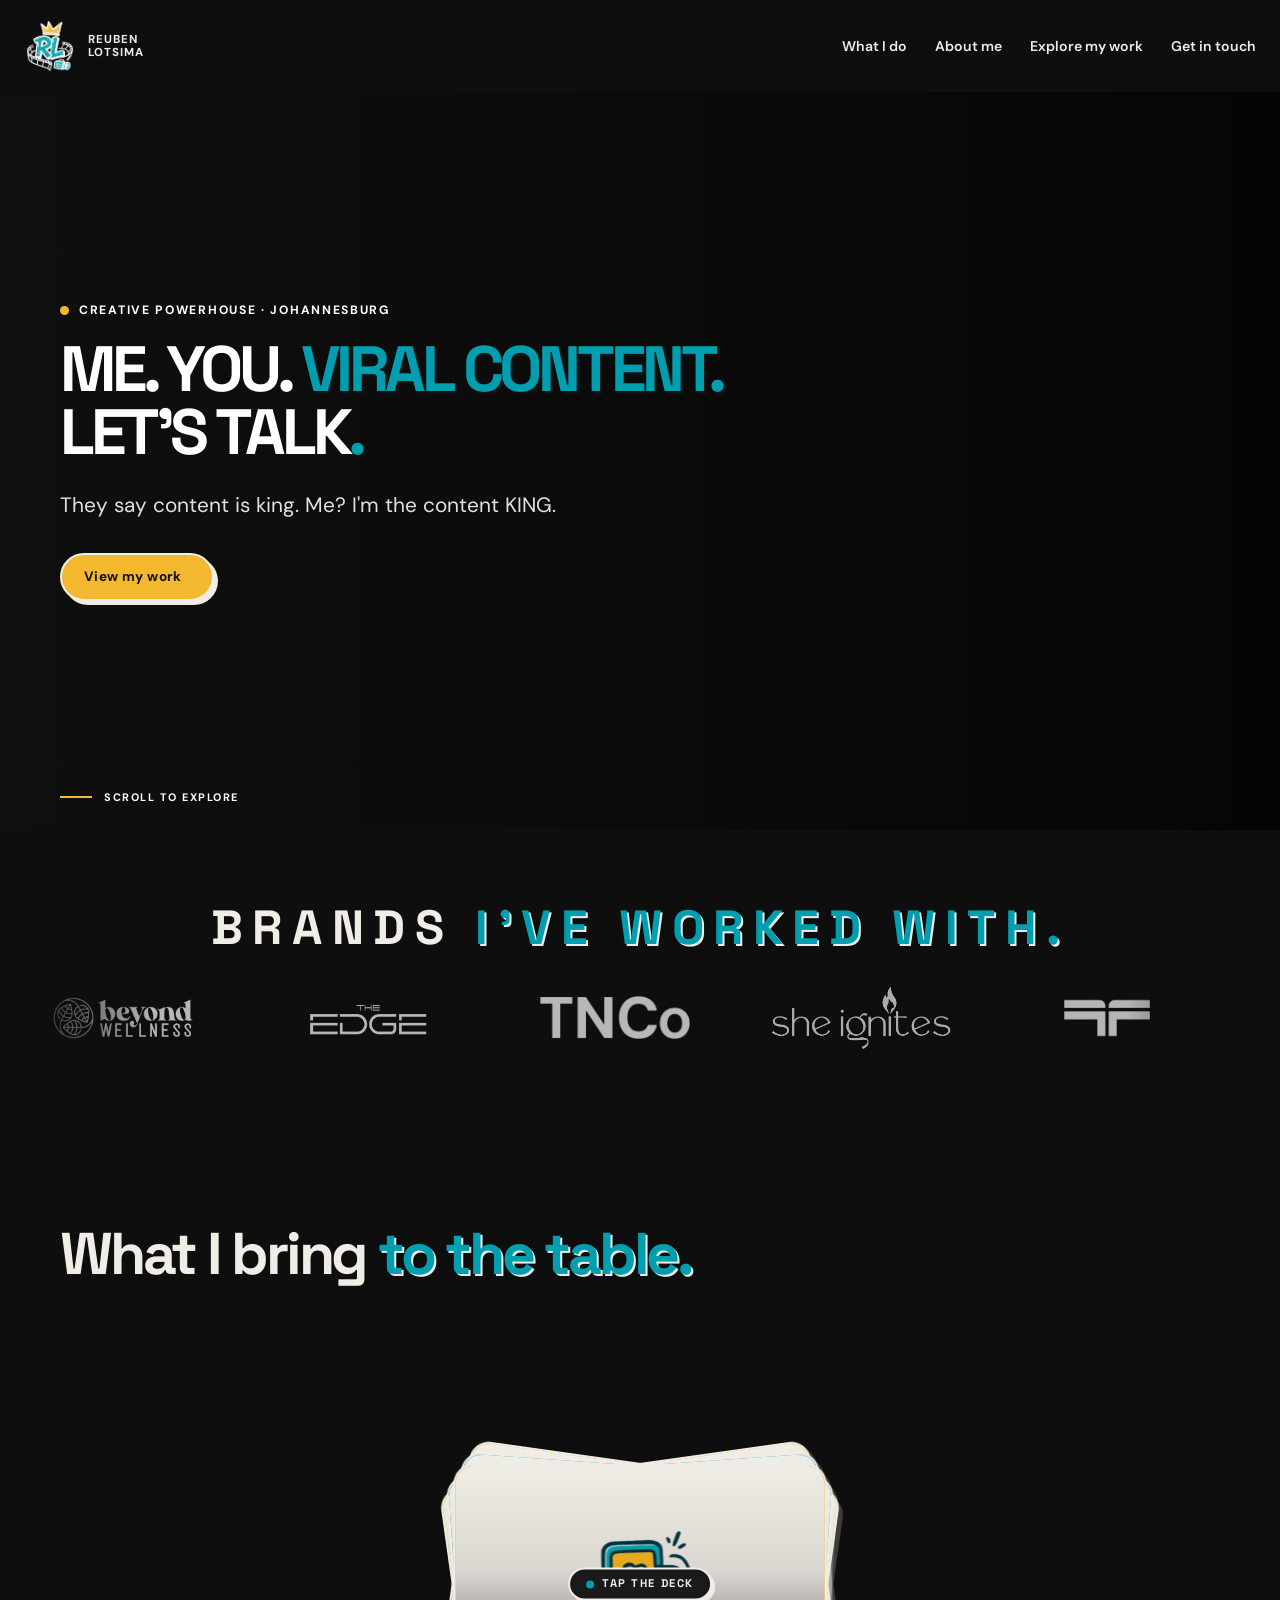
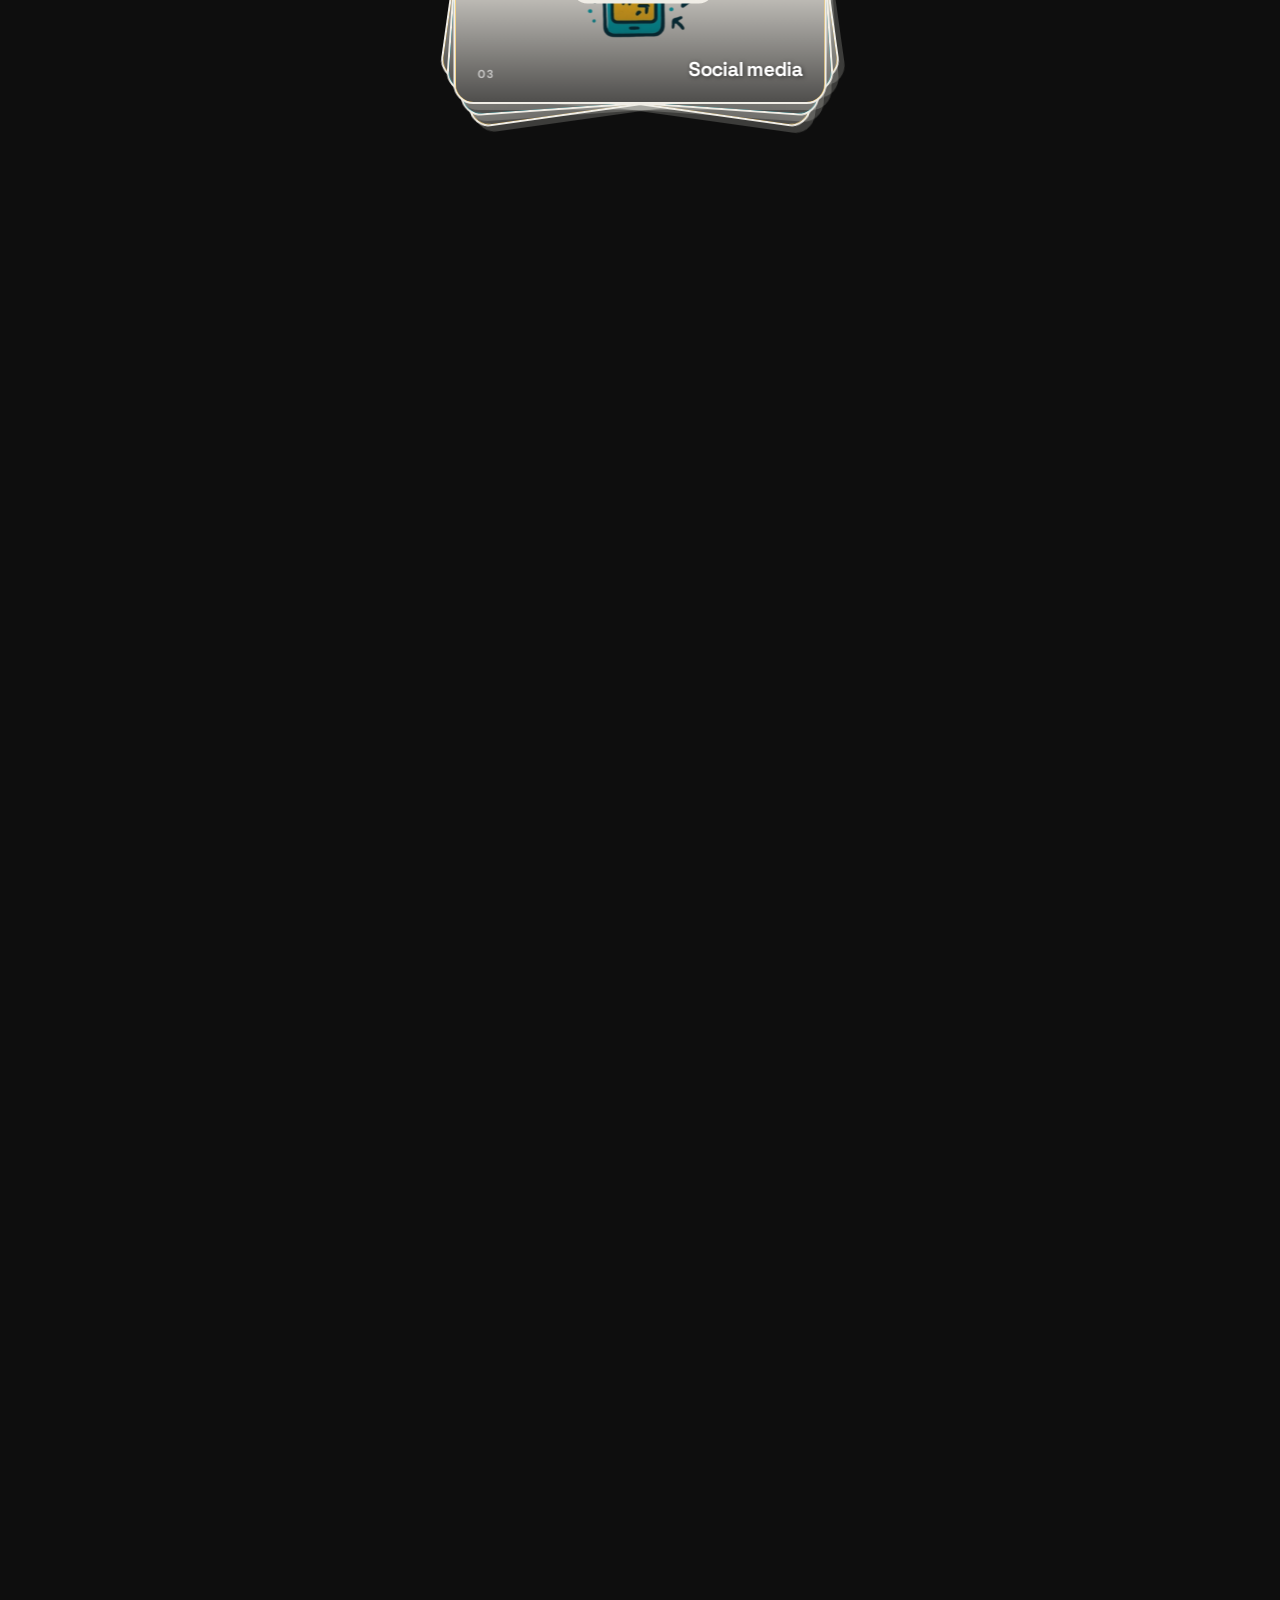
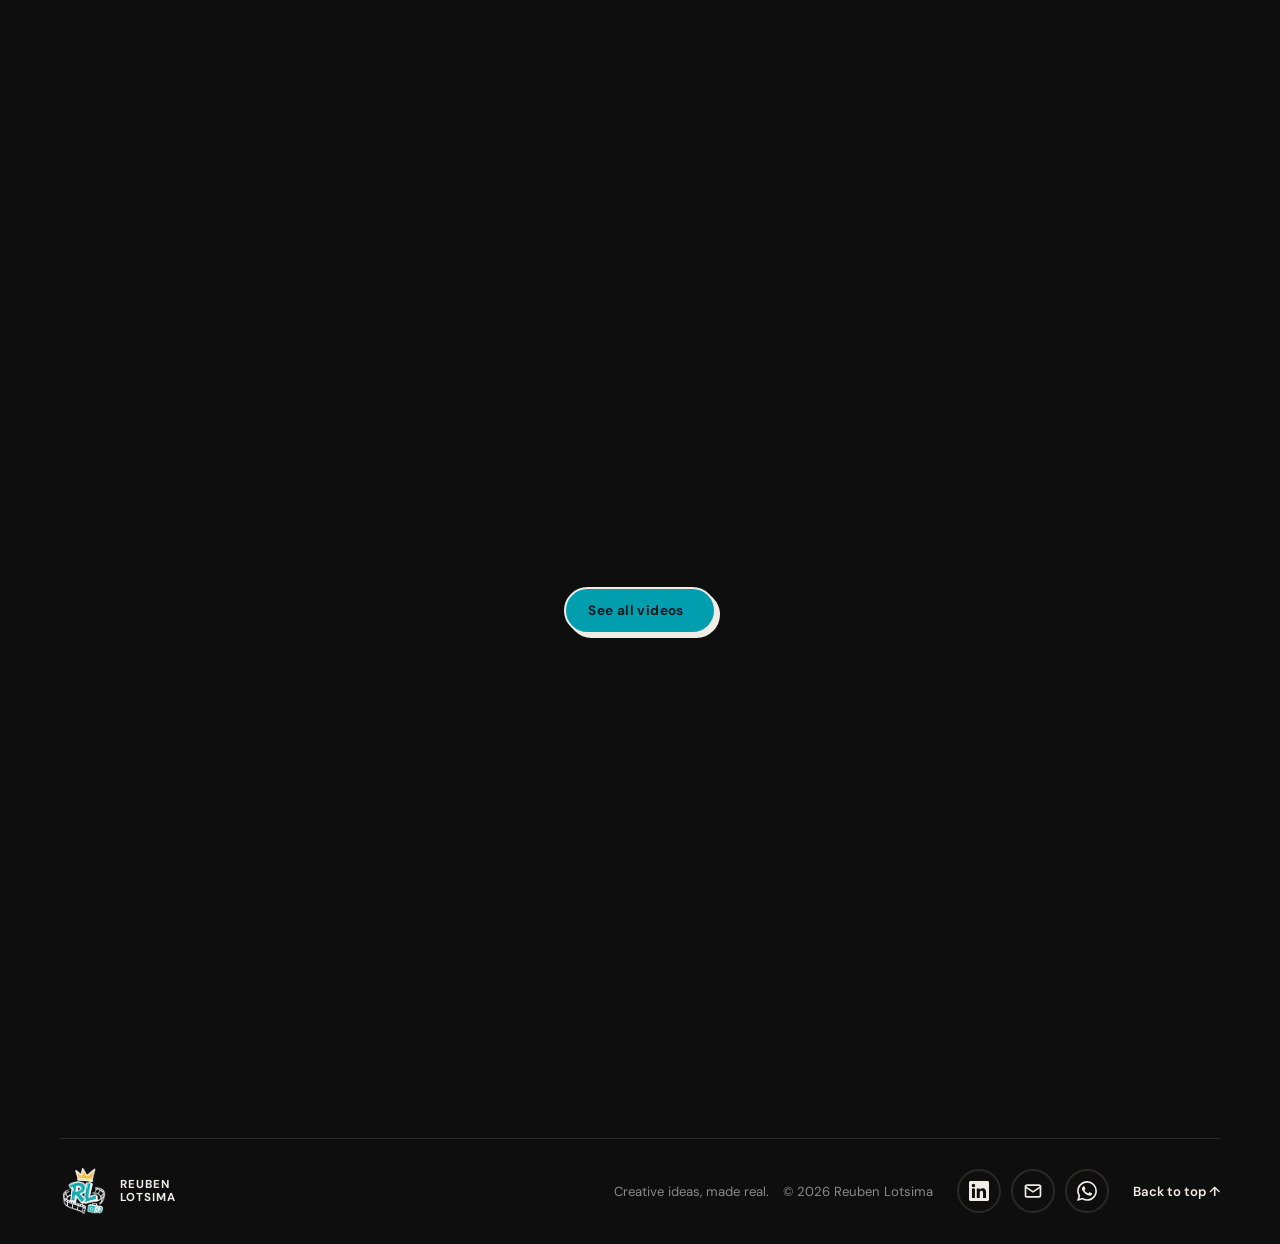
<file: index.html>
<!DOCTYPE html>
<html lang="en">
<head>
    <meta charset="UTF-8">
    <meta name="viewport" content="width=device-width, initial-scale=1.0">
    <meta name="theme-color" content="#fbfaf6">
    <meta name="description" content="Reuben Lotsima is a creative powerhouse in Johannesburg, making memorable content, design, and digital experiences.">
    <title>Reuben Lotsima — Creative powerhouse</title>
    <link rel="icon" type="image/png" href="./assets/logo2.png">
    <link rel="preconnect" href="https://fonts.googleapis.com">
    <link rel="preconnect" href="https://fonts.gstatic.com" crossorigin>
    <link href="https://fonts.googleapis.com/css2?family=DM+Sans:wght@400;500;600;700&family=Space+Grotesk:wght@400;500;600;700&display=swap" rel="stylesheet">
    <link rel="stylesheet" href="css/style.css">
    <link rel="stylesheet" href="css/carousel.css">
    <link rel="stylesheet" href="css/mobile-fixes.css">
</head>
<body>
    <header class="site-header">
        <a class="brand" href="#home" aria-label="Reuben Lotsima home">
            <span class="brand-logo-wrap" aria-hidden="true">
                <img class="brand-logo" src="./assets/logo2.png" alt="" width="72" height="72">
            </span>
            <span class="brand-name">REUBEN<br>LOTSIMA</span>
        </a>
        <button class="nav-toggle" aria-label="Open menu" aria-expanded="false" aria-controls="main-nav">
            <span></span><span></span><span></span>
        </button>
        <nav class="main-nav" id="main-nav" aria-label="Main navigation">
            <a href="index.html">What I do</a>
            <a href="about.html">About me</a>
            <a href="work.html">Explore my work</a>
            <a class="nav-contact" href="contact.html">Get in touch <span aria-hidden="true"></span></a>
        </nav>
    </header>

    <main>
        
<!-- HERO: Full-background video -->
<section class="hero" id="home">

    <!-- Background video: replace the file path with your video -->
    <video
        class="hero-video"
        autoplay
        muted
        loop
        playsinline
        preload="metadata"
        aria-hidden="true"
        tabindex="-1"
    >
        <source src="./assets/hero-vid.mp4" type="video/mp4">
    </video>

    <!-- Dark overlay for readable text -->
    <div class="hero-overlay" aria-hidden="true"></div>

    <!-- Hero content -->
    <div class="hero-content section-wrap">

        <div class="hero-copy">

            <p class="eyebrow">
                <span class="eyebrow-dot"></span>
                CREATIVE POWERHOUSE · JOHANNESBURG
            </p>

            <h1>
                ME. YOU. <span class="highlight">VIRAL CONTENT.</span>
                <br>
                Let’s talk<span class="teal-period">.</span>
            </h1>

            <p class="hero-intro">
                They say content is king. Me? I'm the content KING.
            </p>

            <div class="hero-actions">

                <a class="button button-yellow" href="work.html">
                    View my work <span aria-hidden="true"></span>
                </a>

               

            </div>

        </div>

    </div>

    <!-- Scroll indicator -->
    <a class="scroll-cue" href="#services">
        <span></span>
        SCROLL TO EXPLORE
    </a>

</section>

<!-- in <body>, where you want the carousel -->
<section class="brands">
    <h2>Brands <span class="highlight">I've worked with.</span></h2>

  <div class="carousel">
    <div class="track">
      <div class="group">
        <div class="logo"><img src="./assets/brand1.png" alt="Brand 1"></div>
        <div class="logo"><img src="./assets/brand2.png" alt="Brand 2"></div>
        <div class="logo"><img src="./assets/brand3.png" alt="Brand 3"></div>
        <div class="logo"><img src="./assets/brand4.png" alt="Brand 4"></div>
        <div class="logo"><img src="./assets/brand5.png" alt="Brand 5"></div>
         <div class="logo"><img src="./assets/brand6.png" alt="Brand 5"></div>
         <div class="logo"><img src="./assets/brand7.png" alt="Brand 5"></div>
         <div class="logo"><img src="./assets/brand8.png" alt="Brand 5"></div>
         <div class="logo"><img src="./assets/brand9.png" alt="Brand 5"></div>
        
      </div>
    </div>
  </div>
</section>


        <section class="services section-wrap section-pad" id="services">
            <div class="section-heading reveal">
        
                <h2>What I bring <span class="highlight">to the table.</span></h2>
                
            </div>
            <div class="service-grid is-deck" id="serviceDeck" role="button" tabindex="0" aria-label="Deal the service cards">

                <article class="service-card service-yellow">
                    <div class="flip-card-inner">
                        <div class="flip-card-front">
                            <img src="./assets/camera%20icon.png" alt="Content creation" class="flip-card-img">
                            <div class="flip-card-overlay" aria-hidden="true"></div>
                            <div class="flip-card-front-footer">
                                <span class="service-number">01</span>
                                <h3>Content creation</h3>
                            </div>
                        </div>
                        <div class="flip-card-back">
                            <span class="flip-card-back-num">01</span>
                            <h3>Content creation</h3>
                            <p>From shooting to editing, I make high quality video content that tells a clear story, holds attention, and fits the platform it&#39;s made for.</p>
                            
                        </div>
                    </div>
                </article>

                <article class="service-card service-teal">
                    <div class="flip-card-inner">
                        <div class="flip-card-front">
                            <img src="./assets/graphic%20icon.png" alt="Graphic design" class="flip-card-img">
                            <div class="flip-card-overlay" aria-hidden="true"></div>
                            <div class="flip-card-front-footer">
                                <span class="service-number">02</span>
                                <h3>Graphic design</h3>
                            </div>
                        </div>
                        <div class="flip-card-back">
                            <span class="flip-card-back-num">02</span>
                            <h3>Graphic design</h3>
                            <p>Purpose-driven visuals that look good and communicate clearly. I create social posts, print material &amp; brand assets with the intention to support your message, not just decorate it.</p>
                           
                        </div>
                    </div>
                </article>

                <article class="service-card service-yellow">
                    <div class="flip-card-inner">
                        <div class="flip-card-front">
                            <img src="./assets/social-media%20icon.png" alt="Social media" class="flip-card-img">
                            <div class="flip-card-overlay" aria-hidden="true"></div>
                            <div class="flip-card-front-footer">
                                <span class="service-number">03</span>
                                <h3>Social media</h3>
                            </div>
                        </div>
                        <div class="flip-card-back">
                            <span class="flip-card-back-num">03</span>
                            <h3>Social media</h3>
                            <p>Strategic content planning, posting, and optimization to help your brand stay consistent and visible. I focus on growth, engagement, and content that actually connects with people.</p>
                            
                        </div>
                    </div>
                </article>

                <article class="service-card service-teal">
                    <div class="flip-card-inner">
                        <div class="flip-card-front">
                            <img src="./assets/website%20icon.png" alt="Website creation" class="flip-card-img">
                            <div class="flip-card-overlay" aria-hidden="true"></div>
                            <div class="flip-card-front-footer">
                                <span class="service-number">04</span>
                                <h3>Website creation</h3>
                            </div>
                        </div>
                        <div class="flip-card-back">
                            <span class="flip-card-back-num">04</span>
                            <h3>Website creation</h3>
                            <p>Clean, modern websites designed to look good and guide visitors to take action. Built with clarity, usability, and brand identity in mind.</p>
                            
                        </div>
                    </div>
                </article>

                <article class="service-card service-yellow">
                    <div class="flip-card-inner">
                        <div class="flip-card-front">
                            <img src="./assets/lightbulb-creative%20icon.png" alt="Creative consultation" class="flip-card-img">
                            <div class="flip-card-overlay" aria-hidden="true"></div>
                            <div class="flip-card-front-footer">
                                <span class="service-number">05</span>
                                <h3>Creative consultation</h3>
                            </div>
                        </div>
                        <div class="flip-card-back">
                            <span class="flip-card-back-num">05</span>
                            <h3>Creative consultation</h3>
                            <p>Clear creative direction for brands that feel stuck or scattered. I help refine ideas, improve content strategy, and turn vague thoughts into actionable plans.</p>
                            
                        </div>
                    </div>
                </article>

                <div class="deck-hint" aria-hidden="true"><span class="deck-hint-pulse"></span>Tap the deck</div>

            </div>
        </section>

        <section class="about section-wrap section-pad" id="about">
            <div class="about-visual reveal reveal-left">
                <div class="portrait">
                    <img class="portrait-img" src="./assets/about-section img3.jpg" alt="Reuben Lotsima">
                    <img class="portrait-img portrait-img-hover" src="./assets/about-section%20img2.jpg" alt="" aria-hidden="true">
                </div>
                <span class="portrait-sticker">HEY,<br>I’M REUBEN!</span>
                <span class="doodle doodle-star about-star" aria-hidden="true">✳</span>
            </div>
            <div class="about-copy reveal reveal-right">
            
                <h2>SO...<br><span class="highlight">WHO'S THIS</span><br>GUY?</h2>
                <p>My name is Reuben Lotsima, a 22-year-old creative powerhouse based in Johannesburg. I specialise in videography, video editing, social media management, and a bit of graphic design.</p>
                <p>My work leaves you wondering, <em>“Whoa, how did he think of that?”</em> I’m all about making creative ideas feel personal, purposeful, and impossible to forget.</p>
                <a class="button button-teal" href="about.html">A little more about me <span aria-hidden="true"></span></a>
            </div>
        </section>

                <!-- ============================================
             WORK I'VE DONE — VIDEO PREVIEW
        ============================================ -->
        <section class="home-videos section-wrap" id="work">

            <div class="section-heading reveal">
                <div class="section-heading-copy">
                
                    <h2>Here is proof that I do this <span class="highlight">FOR REAL.</span></h2>
                    <p class="section-intro">A few pieces from behind the camera — events, fashion, podcasts and more.</p>
                </div>
            </div>

            <!-- JS builds the 4 video cards here -->
            <div class="hv-grid reveal-stagger" id="home-video-grid"></div>

            <div class="hv-more">
                <a class="button button-teal" href="content-creation.html">
                    See all videos <span aria-hidden="true"></span>
                </a>
            </div>

        </section>


        <!-- Video modal -->
        <div class="hv-modal" id="hv-modal" role="dialog" aria-modal="true"
             aria-label="Video player" aria-hidden="true" hidden>
            <div class="hv-modal-backdrop" id="hv-modal-backdrop"></div>
            <div class="hv-modal-inner">
                <div class="hv-modal-header">
                    <div>
                        <p class="hv-modal-label">NOW PLAYING</p>
                        <h2 class="hv-modal-title" id="hv-modal-title"></h2>
                    </div>
                    <button class="hv-modal-close" id="hv-modal-close"
                            aria-label="Close video">&times;</button>
                </div>
                <video id="hv-modal-video" controls playsinline preload="none">
                    Your browser does not support HTML video.
                </video>
            </div>
        </div>

<section class="contact section-wrap reveal reveal-scale" id="contact">
            <span class="contact-spark" aria-hidden="true">✳</span>
            <p class="eyebrow">YOUR NEXT BIG IDEA STARTS HERE</p>
            <h2>Let’s make<br><span>something good.</span></h2>
            <p>Got a project, a question, or just a good feeling? I’d love to hear from you.</p>
            <a class="button button-yellow" href="contact.html">Let’s talk <span aria-hidden="true"></span></a>
            
        </section>
    </main>

    <footer class="site-footer">
    <a class="brand footer-brand" href="index.html" aria-label="Back to home">
        <span class="brand-logo-wrap" aria-hidden="true">
            <img class="brand-logo" src="./assets/logo2.png" alt="" width="56" height="56">
        </span>
        <span class="brand-name">REUBEN<br>LOTSIMA</span>
    </a>

    <ul class="footer-social" aria-label="Contact Reuben">
        <li>
            <a href="https://www.linkedin.com/in/reubenlotsima?utm_source=share_via&utm_content=profile&utm_medium=member_ios" target="_blank" rel="noopener noreferrer" aria-label="Reuben on LinkedIn">
                <svg viewBox="0 0 24 24" fill="currentColor" aria-hidden="true"><path d="M20.447 20.452h-3.554v-5.569c0-1.328-.027-3.037-1.852-3.037-1.853 0-2.136 1.445-2.136 2.939v5.667H9.351V9h3.414v1.561h.046c.477-.9 1.637-1.85 3.37-1.85 3.601 0 4.267 2.37 4.267 5.455v6.286zM5.337 7.433c-1.144 0-2.063-.926-2.063-2.065 0-1.138.92-2.063 2.063-2.063 1.14 0 2.064.925 2.064 2.063 0 1.139-.925 2.065-2.064 2.065zm1.782 13.019H3.555V9h3.564v11.452zM22.225 0H1.771C.792 0 0 .774 0 1.729v20.542C0 23.227.792 24 1.771 24h20.451C23.2 24 24 23.227 24 22.271V1.729C24 .774 23.2 0 22.222 0h.003z"/></svg>
            </a>
        </li>
        <li>
           <a
    href="https://mail.google.com/mail/?view=cm&fs=1&to=reubenlots@gmail.com"
    target="_blank"
    rel="noopener noreferrer"
    aria-label="Email Reuben using Gmail"
    title="Email Reuben"
>
    <svg viewBox="0 0 24 24" fill="none"
         stroke="currentColor" stroke-width="2"
         stroke-linecap="round" stroke-linejoin="round"
         aria-hidden="true">
        <rect x="3" y="5" width="18" height="14" rx="2"/>
        <path d="m3 7 9 6 9-6"/>
    </svg>
</a>
        </li>
        <li>
            <a href="https://wa.me/+27684138044" target="_blank" rel="noopener noreferrer" aria-label="Chat with Reuben on WhatsApp">
                <svg viewBox="0 0 24 24" fill="currentColor" aria-hidden="true"><path d="M17.472 14.382c-.297-.149-1.758-.867-2.03-.967-.273-.099-.471-.148-.67.15-.197.297-.767.966-.94 1.164-.173.199-.347.223-.644.075-.297-.15-1.255-.463-2.39-1.475-.883-.788-1.48-1.761-1.653-2.059-.173-.297-.018-.458.13-.606.134-.133.298-.347.446-.52.149-.174.198-.298.298-.497.099-.198.05-.371-.025-.52-.075-.149-.669-1.612-.916-2.207-.242-.579-.487-.5-.669-.51-.173-.008-.371-.01-.57-.01-.198 0-.52.074-.792.372-.272.297-1.04 1.016-1.04 2.479 0 1.462 1.065 2.875 1.213 3.074.149.198 2.096 3.2 5.077 4.487.709.306 1.262.489 1.694.625.712.227 1.36.195 1.871.118.571-.085 1.758-.719 2.006-1.413.248-.694.248-1.289.173-1.413-.074-.124-.272-.198-.57-.347m-5.421 7.403h-.004a9.87 9.87 0 01-5.031-1.378l-.361-.214-3.741.982.998-3.648-.235-.374a9.86 9.86 0 01-1.51-5.26c.001-5.45 4.436-9.884 9.888-9.884 2.64 0 5.122 1.03 6.988 2.898a9.825 9.825 0 012.893 6.994c-.003 5.45-4.437 9.884-9.885 9.884m8.413-18.297A11.815 11.815 0 0012.05 0C5.495 0 .16 5.335.157 11.892c0 2.096.547 4.142 1.588 5.945L.057 24l6.305-1.654a11.882 11.882 0 005.683 1.448h.005c6.554 0 11.89-5.335 11.893-11.893a11.821 11.821 0 00-3.48-8.413z"/></svg>
            </a>
        </li>
    </ul>

    <p>Creative ideas, made real. <span>© 2026 Reuben Lotsima</span></p>
    <a class="back-top" href="#top">Back to top ↑</a>
</footer>

    <script src="js/nav.js"></script>
    <script src="js/reveal.js"></script>
    <script src="js/index.js"></script>
    <script src="js/thumbnails.js"></script>
    <script src="js/home-videos.js"></script>
    <script src="js/carousel.js"></script>
</body>
</html>
</file>
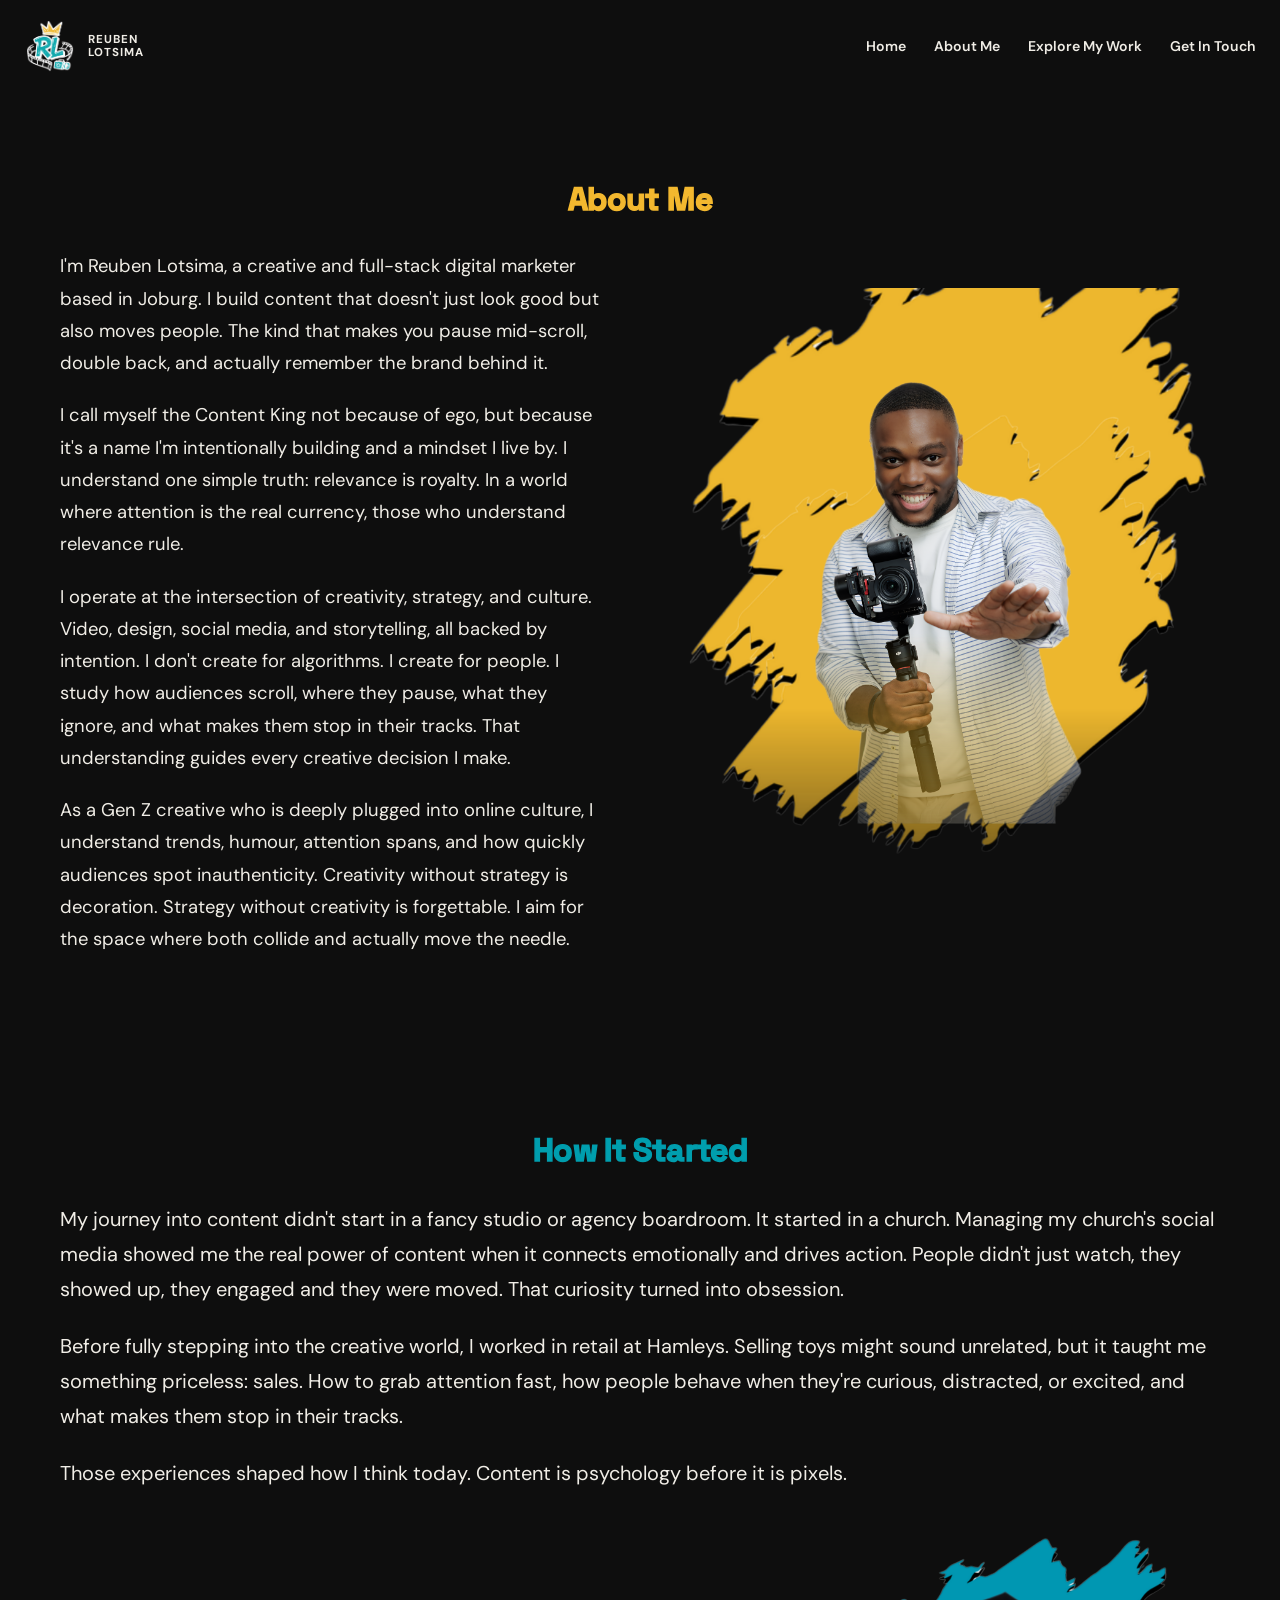
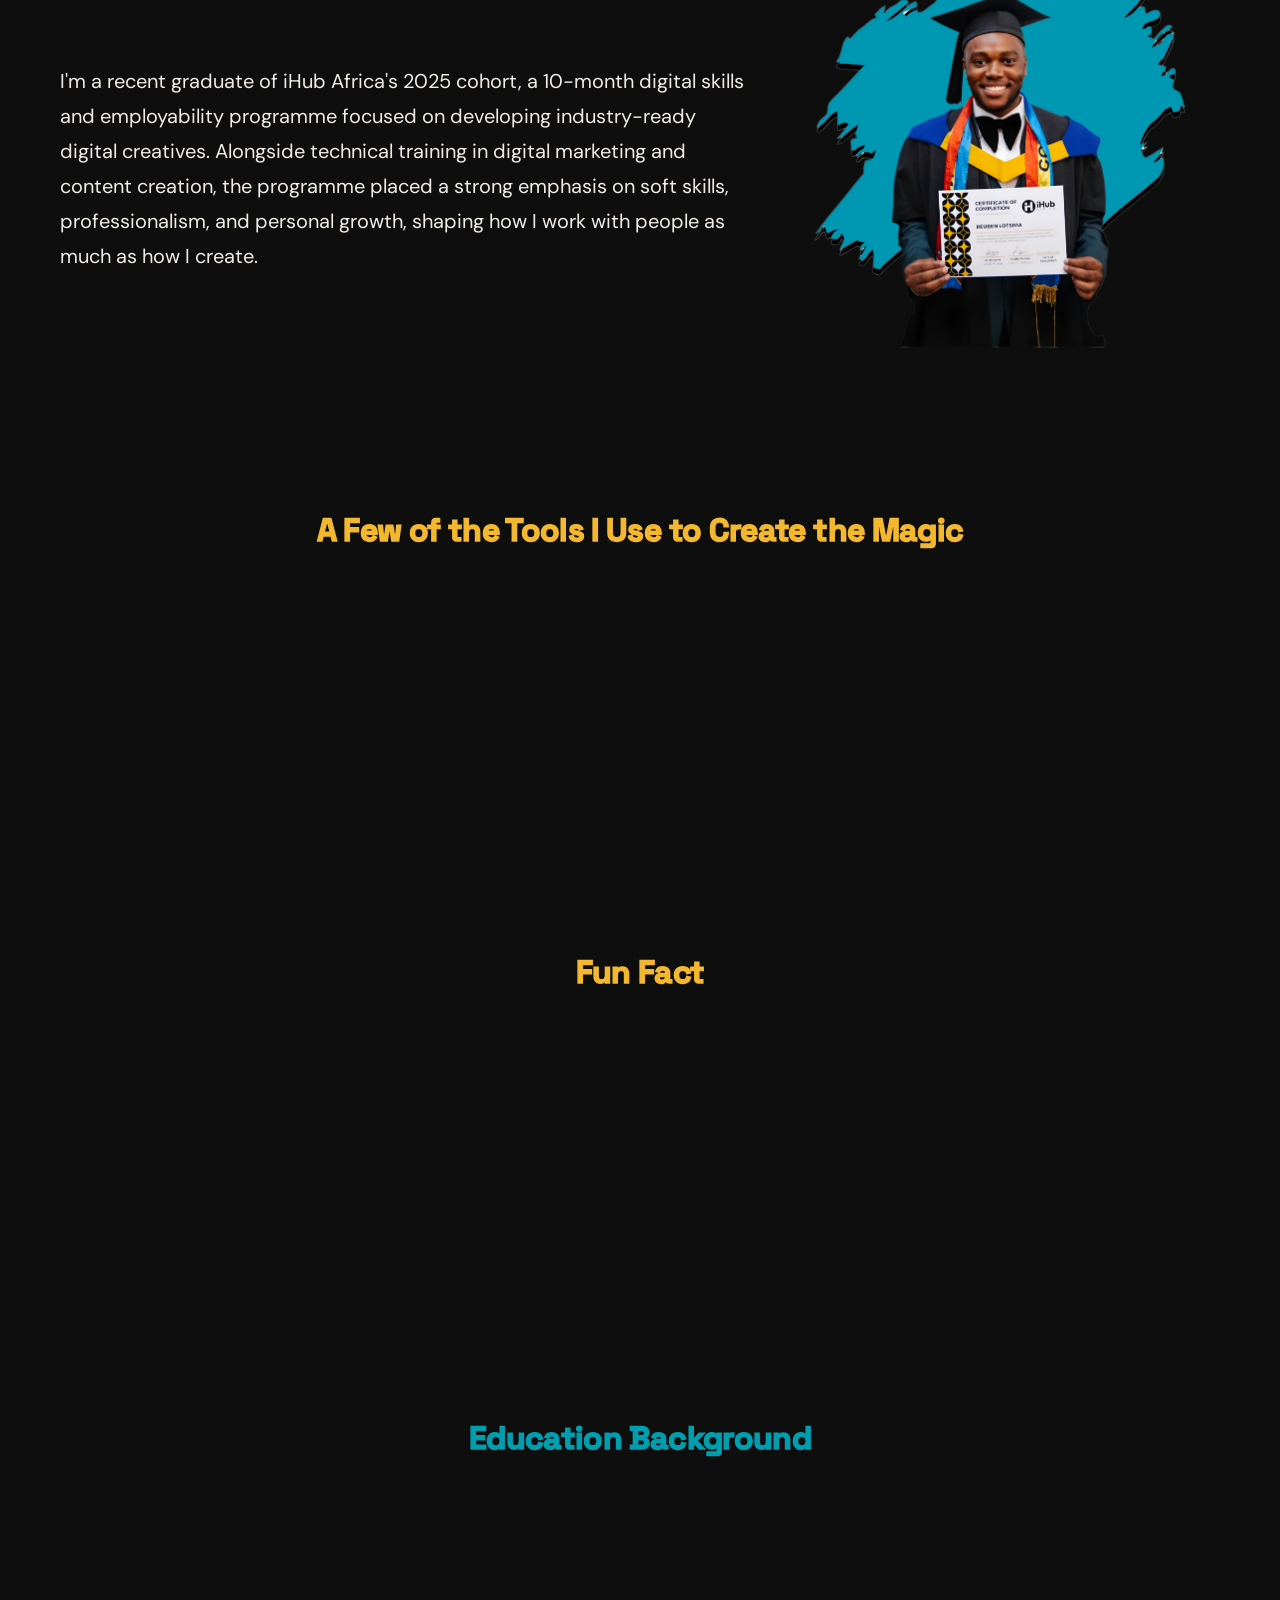
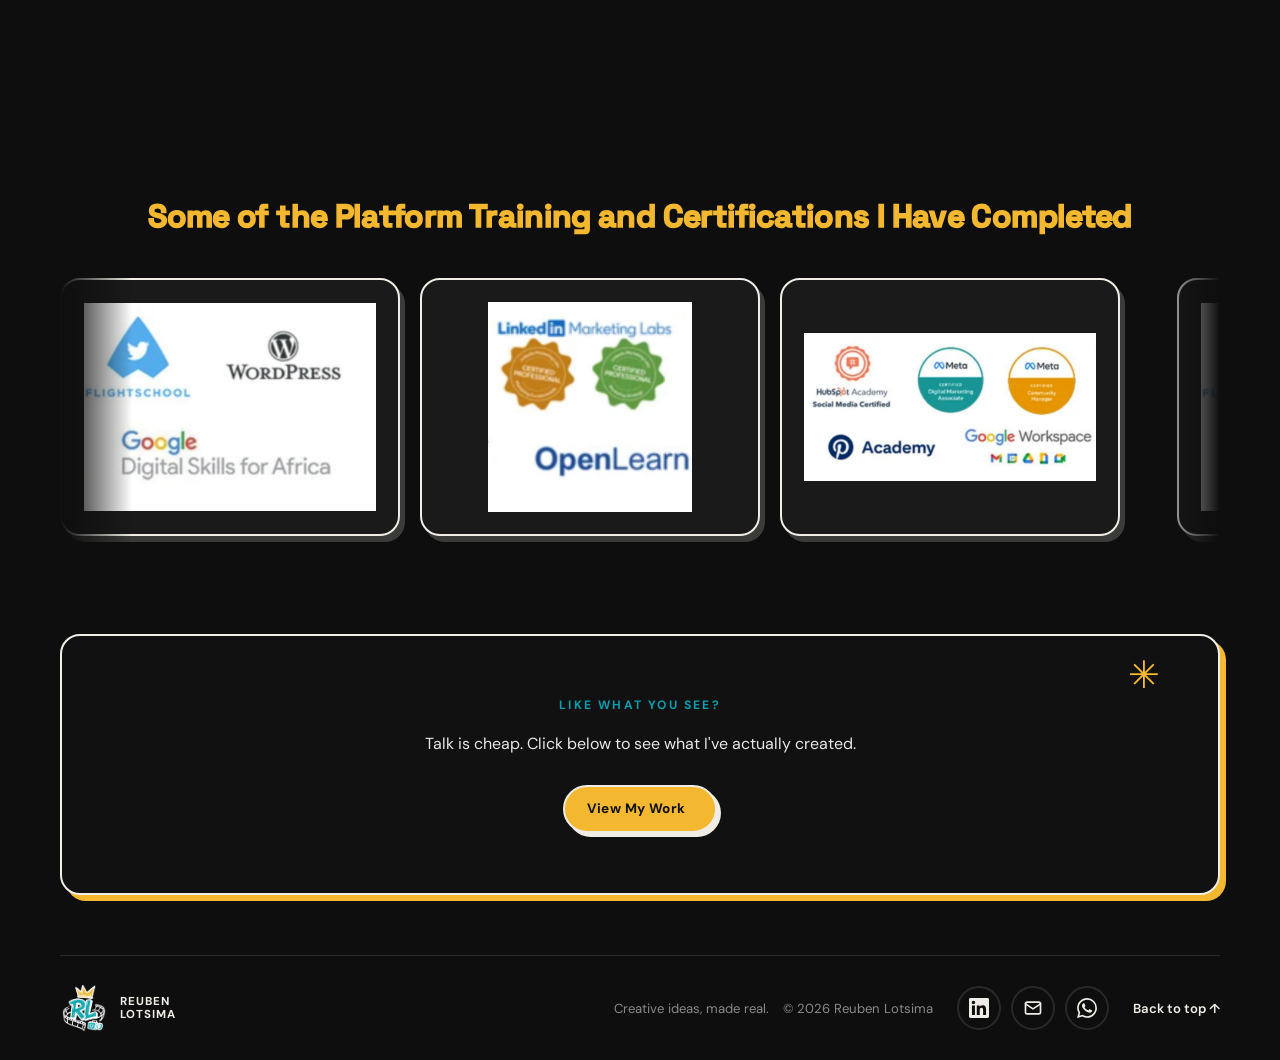
<file: about.html>
<!DOCTYPE html>
<html lang="en">
<head>
    <meta charset="UTF-8">
    <meta name="viewport" content="width=device-width, initial-scale=1.0">
    <meta name="theme-color" content="#fbfaf6">
    <meta name="description" content="Learn more about Reuben Lotsima — creative, content king, and full-stack digital marketer based in Johannesburg.">
    <title>About — Reuben Lotsima</title>
    <link rel="icon" type="image/png" href="./assets/logo2.png">
    <link rel="preconnect" href="https://fonts.googleapis.com">
    <link rel="preconnect" href="https://fonts.gstatic.com" crossorigin>
    <link href="https://fonts.googleapis.com/css2?family=DM+Sans:wght@400;500;600;700&family=Space+Grotesk:wght@400;500;600;700&display=swap" rel="stylesheet">
    <link rel="stylesheet" href="css/style.css">
    <link rel="stylesheet" href="css/about.css">
    <link rel="stylesheet" href="css/mobile-fixes.css">
</head>
<body>

    <header class="site-header">
        <a class="brand" href="index.html" aria-label="Reuben Lotsima home">
            <span class="brand-logo-wrap" aria-hidden="true">
                <img class="brand-logo" src="./assets/logo2.png" alt="" width="72" height="72">
            </span>
            <span class="brand-name">REUBEN<br>LOTSIMA</span>
        </a>
        <button class="nav-toggle" aria-label="Open menu" aria-expanded="false" aria-controls="main-nav">
            <span></span><span></span><span></span>
        </button>
        <nav class="main-nav" id="main-nav" aria-label="Main navigation">
            <a href="index.html">Home</a>
            <a href="about.html" aria-current="page">About Me</a>
            <a href="work.html">Explore My Work</a>
            <a class="nav-contact" href="contact.html">Get In Touch <span aria-hidden="true"></span></a>
        </nav>
    </header>

    <main>

        <!-- ============================================
             1. ABOUT ME
        ============================================ -->
        <section class="ap-section section-wrap section-pad" id="about">

            <h2 class="ap-section-title ap-title-yellow">About Me</h2>

            <div class="ap-about-grid">

                <div class="ap-prose reveal">
                    <p>I'm Reuben Lotsima, a creative and full-stack digital marketer based in Joburg. I build content that doesn't just look good but also moves people. The kind that makes you pause mid-scroll, double back, and actually remember the brand behind it.</p>
                    <p>I call myself the Content King not because of ego, but because it's a name I'm intentionally building and a mindset I live by. I understand one simple truth: relevance is royalty. In a world where attention is the real currency, those who understand relevance rule.</p>
                    <p>I operate at the intersection of creativity, strategy, and culture. Video, design, social media, and storytelling, all backed by intention. I don't create for algorithms. I create for people. I study how audiences scroll, where they pause, what they ignore, and what makes them stop in their tracks. That understanding guides every creative decision I make.</p>
                    <p>As a Gen Z creative who is deeply plugged into online culture, I understand trends, humour, attention spans, and how quickly audiences spot inauthenticity. Creativity without strategy is decoration. Strategy without creativity is forgettable. I aim for the space where both collide and actually move the needle.</p>
                </div>

               <div class="ap-about-photo reveal">
    <img src="./assets/about-img5.png" alt="Reuben Lotsima">
</div>

            </div>

        </section>


        <!-- ============================================
             2. HOW IT STARTED
        ============================================ -->
        <section class="ap-section ap-section-alt section-wrap section-pad" id="story">

            <h2 class="ap-section-title ap-title-teal">How It Started</h2>

            <div class="ap-story reveal">

                <div class="ap-story-text">
                    <p>My journey into content didn't start in a fancy studio or agency boardroom. It started in a church. Managing my church's social media showed me the real power of content when it connects emotionally and drives action. People didn't just watch, they showed up, they engaged and they were moved. That curiosity turned into obsession.</p>
                    <p>Before fully stepping into the creative world, I worked in retail at Hamleys. Selling toys might sound unrelated, but it taught me something priceless: sales. How to grab attention fast, how people behave when they're curious, distracted, or excited, and what makes them stop in their tracks.</p>
                    <p>Those experiences shaped how I think today. Content is psychology before it is pixels.</p>
                </div>

                <div class="ap-story-grad">
                    <p class="ap-story-grad-text">I'm a recent graduate of iHub Africa's 2025 cohort, a 10-month digital skills and employability programme focused on developing industry-ready digital creatives. Alongside technical training in digital marketing and content creation, the programme placed a strong emphasis on soft skills, professionalism, and personal growth, shaping how I work with people as much as how I create.</p>
                    <div class="ap-story-img-wrap">
                        <img src="./assets/grad-pic.png" alt="Reuben Lotsima at graduation" class="ap-story-img">
                    </div>
                </div>

            </div>

        </section>


        <!-- ============================================
             3. TOOLS — CAROUSEL
        ============================================ -->
        <section class="ap-section section-wrap section-pad" id="tools">

            <h2 class="ap-section-title ap-title-yellow">A Few of the Tools I Use to Create the Magic</h2>

            <div class="carousel-wrapper reveal">
                <div class="carousel-track-clip" role="region" aria-label="Tools I use">
                    <div class="carousel-track">
                        <ul class="carousel-group" role="list">
                            <li class="tool-slide">
                                <img src="./assets/canva-tool.jpg" alt="Canva" class="ap-tool-img" loading="lazy">
                                
                            </li>
                            <li class="tool-slide">
                                <img src="./assets/meta-tool.jpg" alt="Meta Business Suite" class="ap-tool-img" loading="lazy">
                                
                            <li class="tool-slide">
                                <img src="./assets/davinci-tool.jpg" alt="DaVinci Resolve" class="ap-tool-img" loading="lazy">
                                
                            </li>
                            <li class="tool-slide">
                                <img src="./assets/adobe-tool.jpg" alt="Adobe Premiere Pro" class="ap-tool-img" loading="lazy">
                                
                            </li>
                            <li class="tool-slide">
                                <img src="./assets/hubspot-tool.jpg" alt="HubSpot" class="ap-tool-img" loading="lazy">
                                
                            </li>
                            <li class="tool-slide">
                                <img src="./assets/capcut-tool.jpg" alt="CapCut" class="ap-tool-img" loading="lazy">
                                
                            </li>
                            <li class="tool-slide">
                                <img src="./assets/chat-tool.jpg" alt="ChatGPT" class="ap-tool-img" loading="lazy">
                                
                            </li>
                        </ul>
                        <ul class="carousel-group" aria-hidden="true">
                            <li class="tool-slide">
                                <img src="./assets/canva-tool.jpg" alt="" class="ap-tool-img" loading="lazy">
                                <span class="ap-tool-name">Canva</span>
                            </li>
                            <li class="tool-slide">
                                <img src="./assets/meta-tool.jpg" alt="" class="ap-tool-img" loading="lazy">
                                <span class="ap-tool-name">Meta Business Suite</span>
                            </li>
                            <li class="tool-slide">
                                <img src="./assets/davinci-tool.jpg" alt="" class="ap-tool-img" loading="lazy">
                                <span class="ap-tool-name">DaVinci Resolve</span>
                            </li>
                            <li class="tool-slide">
                                <img src="./assets/adobe-tool.jpg" alt="" class="ap-tool-img" loading="lazy">
                                <span class="ap-tool-name">Adobe Premiere Pro</span>
                            </li>
                            <li class="tool-slide">
                                <img src="./assets/hubspot-tool.jpg" alt="" class="ap-tool-img" loading="lazy">
                                <span class="ap-tool-name">HubSpot</span>
                            </li>
                            <li class="tool-slide">
                                <img src="./assets/capcut-tool.jpg" alt="" class="ap-tool-img" loading="lazy">
                                <span class="ap-tool-name">CapCut</span>
                            </li>
                            <li class="tool-slide">
                                <img src="./assets/chat-tool.jpg" alt="" class="ap-tool-img" loading="lazy">
                                <span class="ap-tool-name">ChatGPT</span>
                            </li>
                        </ul>
                    </div>
                </div>
            </div>

        </section>


        <!-- ============================================
             4. FUN FACT
        ============================================ -->
        <section class="ap-section ap-section-alt section-wrap section-pad" id="funfact">

            <h2 class="ap-section-title ap-title-yellow">Fun Fact</h2>

            <div class="ap-funfact reveal">
                <div class="ap-funfact-img" aria-hidden="true">
                    <img src="./assets/rubix%20cube.jpg" alt="">
                </div>
                <div class="ap-funfact-text">
                    <p>I can solve a Rubik's Cube in <strong>1 minute or less!</strong></p>
                    <p>If that doesn't scream "problem solver/genius/cool guy", I'm not sure what will.</p>
                </div>
            </div>

        </section>


        <!-- ============================================
             5. EDUCATION BACKGROUND
        ============================================ -->
        <section class="ap-section section-wrap section-pad" id="education">

            <h2 class="ap-section-title ap-title-teal">Education Background</h2>

            <div class="ap-edu-logos reveal-stagger">
                <div class="ap-edu-item">
                    <img src="./assets/edu-img1.jpg" alt="Digify Africa" class="ap-edu-img" loading="lazy">
                </div>
                <div class="ap-edu-item">
                    <img src="./assets/edu-img2.jpg" alt="iHub Africa" class="ap-edu-img" loading="lazy">
                </div>
            </div>

        </section>


        <!-- ============================================
             6. CERTIFICATIONS — CAROUSEL
        ============================================ -->
        <section class="ap-section ap-section-alt section-wrap section-pad" id="certificates">

            <h2 class="ap-section-title ap-title-yellow">Some of the Platform Training and Certifications I Have Completed</h2>

            <div class="carousel-wrapper reveal">
                <div class="carousel-track-clip" role="region" aria-label="Certifications">
                    <div class="carousel-track carousel-track-slow">
                        <ul class="carousel-group" role="list">
                            <li class="cert-slide">
                                <img src="./assets/cert-img1.jpg" alt="Certification 1" class="ap-cert-img" loading="lazy">
                            </li>
                            <li class="cert-slide">
                                <img src="./assets/cert-img2.jpg" alt="Certification 2" class="ap-cert-img" loading="lazy">
                            </li>
                            <li class="cert-slide">
                                <img src="./assets/cert-img3.jpg" alt="Certification 3" class="ap-cert-img" loading="lazy">
                            </li>
                        </ul>
                        <ul class="carousel-group" aria-hidden="true">
                            <li class="cert-slide">
                                <img src="./assets/cert-img1.jpg" alt="" class="ap-cert-img" loading="lazy">
                            </li>
                            <li class="cert-slide">
                                <img src="./assets/cert-img2.jpg" alt="" class="ap-cert-img" loading="lazy">
                            </li>
                            <li class="cert-slide">
                                <img src="./assets/cert-img3.jpg" alt="" class="ap-cert-img" loading="lazy">
                            </li>
                        </ul>
                    </div>
                </div>
            </div>

        </section>


        <!-- ============================================
             7. CTA
        ============================================ -->
        <section class="ap-cta section-wrap section-pad reveal" id="cta">
            <span class="contact-spark" aria-hidden="true">✳</span>
            <p class="eyebrow">LIKE WHAT YOU SEE?</p>
            <p class="ap-cta-text">Talk is cheap. Click below to see what I've actually created.</p>
            <a class="button button-yellow" href="work.html">View My Work <span aria-hidden="true"></span></a>
            
        </section>

    </main>

    <footer class="site-footer">
    <a class="brand footer-brand" href="index.html" aria-label="Back to home">
        <span class="brand-logo-wrap" aria-hidden="true">
            <img class="brand-logo" src="./assets/logo2.png" alt="" width="56" height="56">
        </span>
        <span class="brand-name">REUBEN<br>LOTSIMA</span>
    </a>

    <ul class="footer-social" aria-label="Contact Reuben">
        <li>
            <a href="https://www.linkedin.com/in/reubenlotsima?utm_source=share_via&utm_content=profile&utm_medium=member_ios" target="_blank" rel="noopener noreferrer" aria-label="Reuben on LinkedIn">
                <svg viewBox="0 0 24 24" fill="currentColor" aria-hidden="true"><path d="M20.447 20.452h-3.554v-5.569c0-1.328-.027-3.037-1.852-3.037-1.853 0-2.136 1.445-2.136 2.939v5.667H9.351V9h3.414v1.561h.046c.477-.9 1.637-1.85 3.37-1.85 3.601 0 4.267 2.37 4.267 5.455v6.286zM5.337 7.433c-1.144 0-2.063-.926-2.063-2.065 0-1.138.92-2.063 2.063-2.063 1.14 0 2.064.925 2.064 2.063 0 1.139-.925 2.065-2.064 2.065zm1.782 13.019H3.555V9h3.564v11.452zM22.225 0H1.771C.792 0 0 .774 0 1.729v20.542C0 23.227.792 24 1.771 24h20.451C23.2 24 24 23.227 24 22.271V1.729C24 .774 23.2 0 22.222 0h.003z"/></svg>
            </a>
        </li>
        <li>
           <a
    href="https://mail.google.com/mail/?view=cm&fs=1&to=reubenlots@gmail.com"
    target="_blank"
    rel="noopener noreferrer"
    aria-label="Email Reuben using Gmail"
    title="Email Reuben"
>
    <svg viewBox="0 0 24 24" fill="none"
         stroke="currentColor" stroke-width="2"
         stroke-linecap="round" stroke-linejoin="round"
         aria-hidden="true">
        <rect x="3" y="5" width="18" height="14" rx="2"/>
        <path d="m3 7 9 6 9-6"/>
    </svg>
</a>
        </li>
        <li>
            <a href="https://wa.me/+27684138044" target="_blank" rel="noopener noreferrer" aria-label="Chat with Reuben on WhatsApp">
                <svg viewBox="0 0 24 24" fill="currentColor" aria-hidden="true"><path d="M17.472 14.382c-.297-.149-1.758-.867-2.03-.967-.273-.099-.471-.148-.67.15-.197.297-.767.966-.94 1.164-.173.199-.347.223-.644.075-.297-.15-1.255-.463-2.39-1.475-.883-.788-1.48-1.761-1.653-2.059-.173-.297-.018-.458.13-.606.134-.133.298-.347.446-.52.149-.174.198-.298.298-.497.099-.198.05-.371-.025-.52-.075-.149-.669-1.612-.916-2.207-.242-.579-.487-.5-.669-.51-.173-.008-.371-.01-.57-.01-.198 0-.52.074-.792.372-.272.297-1.04 1.016-1.04 2.479 0 1.462 1.065 2.875 1.213 3.074.149.198 2.096 3.2 5.077 4.487.709.306 1.262.489 1.694.625.712.227 1.36.195 1.871.118.571-.085 1.758-.719 2.006-1.413.248-.694.248-1.289.173-1.413-.074-.124-.272-.198-.57-.347m-5.421 7.403h-.004a9.87 9.87 0 01-5.031-1.378l-.361-.214-3.741.982.998-3.648-.235-.374a9.86 9.86 0 01-1.51-5.26c.001-5.45 4.436-9.884 9.888-9.884 2.64 0 5.122 1.03 6.988 2.898a9.825 9.825 0 012.893 6.994c-.003 5.45-4.437 9.884-9.885 9.884m8.413-18.297A11.815 11.815 0 0012.05 0C5.495 0 .16 5.335.157 11.892c0 2.096.547 4.142 1.588 5.945L.057 24l6.305-1.654a11.882 11.882 0 005.683 1.448h.005c6.554 0 11.89-5.335 11.893-11.893a11.821 11.821 0 00-3.48-8.413z"/></svg>
            </a>
        </li>
    </ul>

    <p>Creative ideas, made real. <span>© 2026 Reuben Lotsima</span></p>
    <a class="back-top" href="#top">Back to top ↑</a>
</footer>

    <script src="js/about.js"></script>

</body>
</html>
</file>
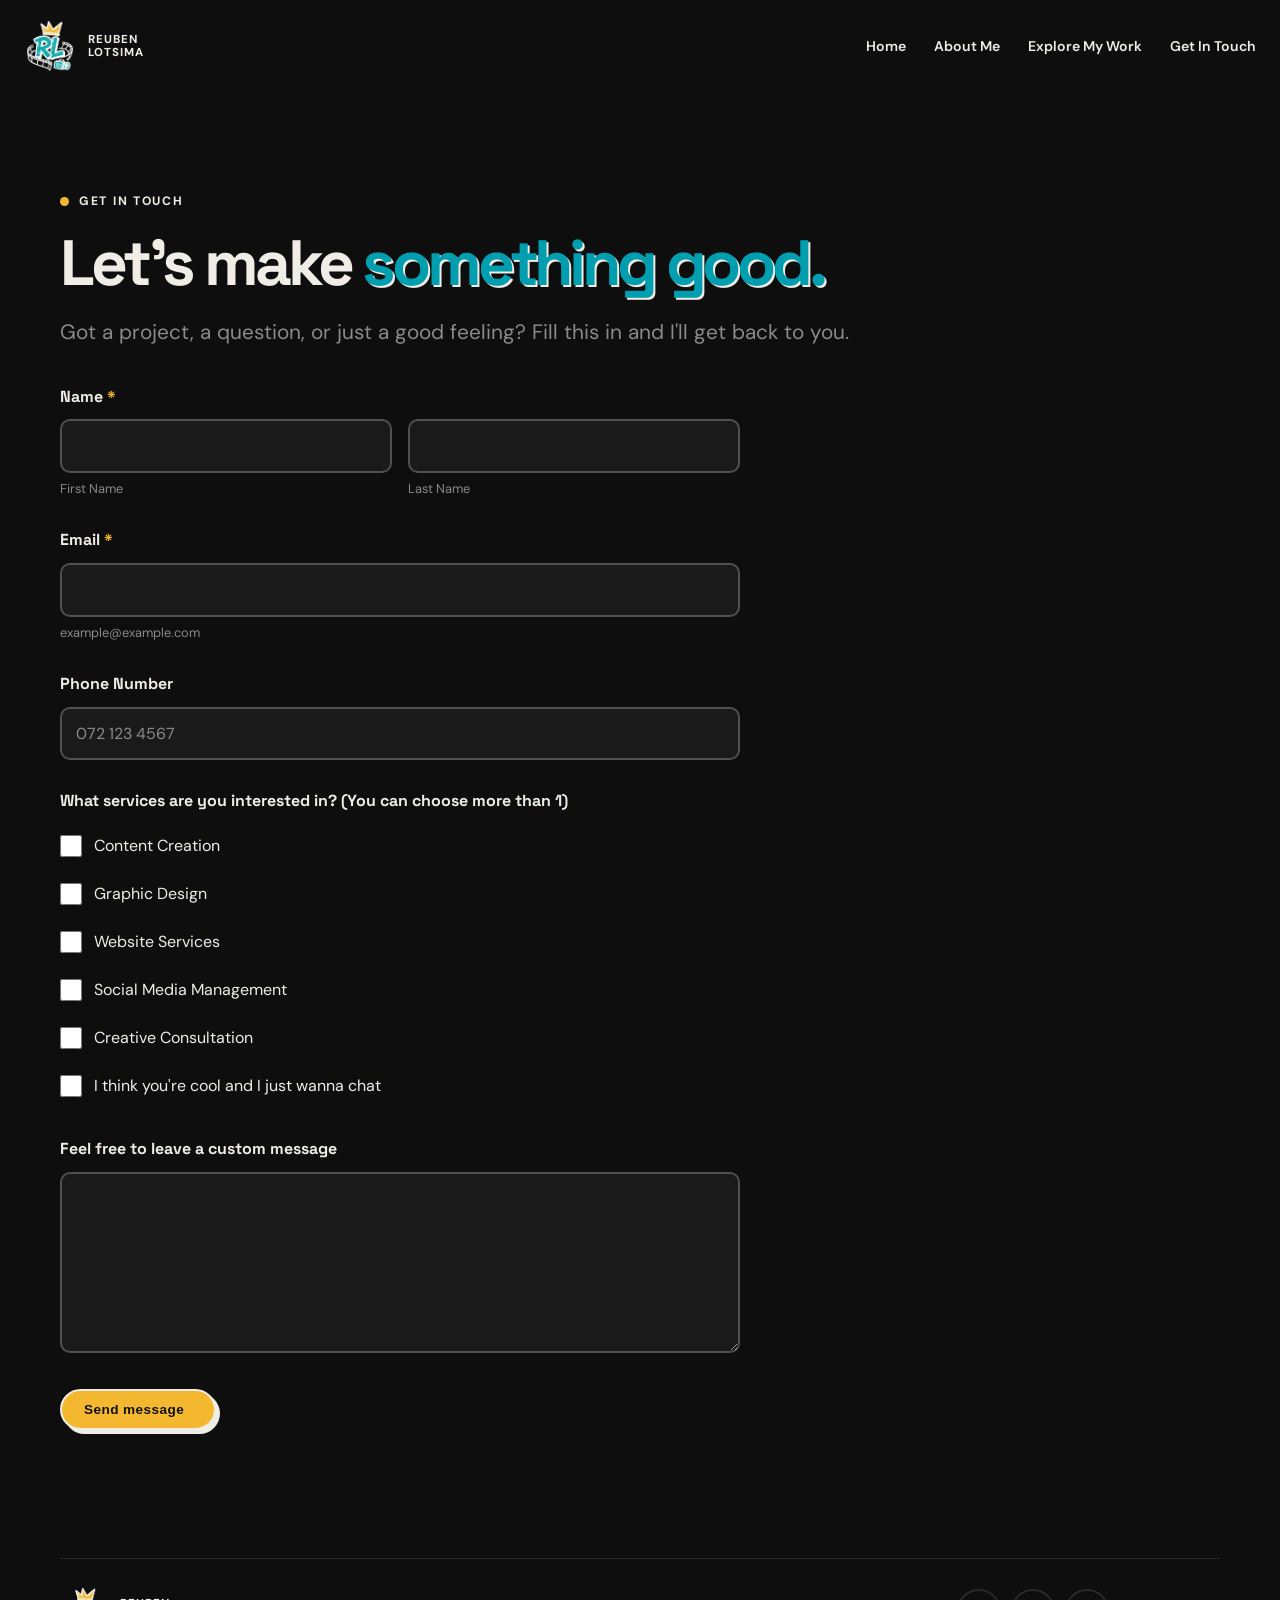
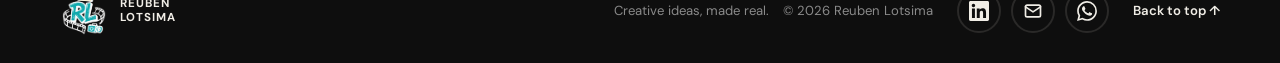
<file: contact.html>
<!DOCTYPE html>
<html lang="en">
<head>
    <meta charset="UTF-8">
    <meta name="viewport" content="width=device-width, initial-scale=1.0">
    <meta name="theme-color" content="#fbfaf6">
    <meta name="description" content="Get in touch with Reuben Lotsima — creative, content king, and full-stack digital marketer based in Johannesburg.">
    <title>Get In Touch — Reuben Lotsima</title>
    <link rel="icon" type="image/png" href="./assets/logo2.png">
    <link rel="preconnect" href="https://fonts.googleapis.com">
    <link rel="preconnect" href="https://fonts.gstatic.com" crossorigin>
    <link href="https://fonts.googleapis.com/css2?family=DM+Sans:wght@400;500;600;700&family=Space+Grotesk:wght@400;500;600;700&display=swap" rel="stylesheet">
    <link rel="stylesheet" href="css/style.css">
    <link rel="stylesheet" href="css/contact.css">
    <link rel="stylesheet" href="css/mobile-fixes.css">
</head>
<body id="top">

    <header class="site-header">
        <a class="brand" href="index.html" aria-label="Reuben Lotsima home">
            <span class="brand-logo-wrap" aria-hidden="true">
                <img class="brand-logo" src="./assets/logo2.png" alt="" width="72" height="72">
            </span>
            <span class="brand-name">REUBEN<br>LOTSIMA</span>
        </a>
        <button class="nav-toggle" aria-label="Open menu" aria-expanded="false" aria-controls="main-nav">
            <span></span><span></span><span></span>
        </button>
        <nav class="main-nav" id="main-nav" aria-label="Main navigation">
            <a href="index.html">Home</a>
            <a href="about.html">About Me</a>
            <a href="work.html">Explore My Work</a>
            <a class="nav-contact" href="contact.html" aria-current="page">Get In Touch <span aria-hidden="true"></span></a>
        </nav>
    </header>

    <main>

        <section class="cf-section section-wrap section-pad" id="contact-form">
            <p class="eyebrow"><span class="eyebrow-dot"></span>GET IN TOUCH</p>
            <h1 class="cf-title">Let's make <span class="highlight">something good.</span></h1>
            <p class="section-intro">Got a project, a question, or just a good feeling? Fill this in and I'll get back to you.</p>

            <form class="cf-form" id="contactForm" action="https://formspree.io/f/xgakvyoa" method="POST" novalidate>

                <!-- Name -->
                <fieldset class="cf-field">
                    <legend>Name <span class="cf-req" aria-hidden="true">*</span></legend>
                    <div class="cf-row">
                        <div>
                            <input class="cf-input" type="text" id="firstName" name="first_name" autocomplete="given-name" required>
                            <label class="cf-hint" for="firstName">First Name</label>
                            <span class="cf-error" aria-live="polite"></span>
                        </div>
                        <div>
                            <input class="cf-input" type="text" id="lastName" name="last_name" autocomplete="family-name" required>
                            <label class="cf-hint" for="lastName">Last Name</label>
                            <span class="cf-error" aria-live="polite"></span>
                        </div>
                    </div>
                </fieldset>

                <!-- Email -->
                <div class="cf-field">
                    <label class="cf-label" for="email">Email <span class="cf-req" aria-hidden="true">*</span></label>
                    <input class="cf-input" type="email" id="email" name="email" autocomplete="email" required>
                    <span class="cf-hint">example@example.com</span>
                    <span class="cf-error" aria-live="polite"></span>
                </div>

                <!-- Phone (optional) -->
                <div class="cf-field">
                    <label class="cf-label" for="phone">Phone Number</label>
                    <input class="cf-input" type="tel" id="phone" name="phone" inputmode="tel" autocomplete="tel" placeholder="072 123 4567">
                    <span class="cf-error" aria-live="polite"></span>
                </div>

                <!-- Services -->
                <fieldset class="cf-field">
                    <legend>What services are you interested in? (You can choose more than 1)</legend>
                    <div class="cf-checks">
                        <label class="cf-check"><input type="checkbox" name="services" value="Content Creation"> Content Creation</label>
                        <label class="cf-check"><input type="checkbox" name="services" value="Graphic Design"> Graphic Design</label>
                        <label class="cf-check"><input type="checkbox" name="services" value="Website Services"> Website Services</label>
                        <label class="cf-check"><input type="checkbox" name="services" value="Social Media Management"> Social Media Management</label>
                        <label class="cf-check"><input type="checkbox" name="services" value="Creative Consultation"> Creative Consultation</label>
                        <label class="cf-check"><input type="checkbox" name="services" value="Just wanna chat"> I think you're cool and I just wanna chat</label>
                    </div>
                </fieldset>

                <!-- Message -->
                <div class="cf-field">
                    <label class="cf-label" for="message">Feel free to leave a custom message</label>
                    <textarea class="cf-input cf-textarea" id="message" name="message" rows="6"></textarea>
                </div>

                <!-- Spam trap: real people never see or fill this -->
                <input class="cf-honeypot" type="text" name="_gotcha" tabindex="-1" autocomplete="off" aria-hidden="true">

                <button class="button button-yellow" type="submit" id="cfSubmit">
                    Send message <span aria-hidden="true"></span>
                </button>

                <p class="cf-status" id="cfStatus" role="status" aria-live="polite"></p>
            </form>
        </section>

    </main>

    <footer class="site-footer">
        <a class="brand footer-brand" href="index.html" aria-label="Back to home">
            <span class="brand-logo-wrap" aria-hidden="true">
                <img class="brand-logo" src="./assets/logo2.png" alt="" width="56" height="56">
            </span>
            <span class="brand-name">REUBEN<br>LOTSIMA</span>
        </a>

        <ul class="footer-social" aria-label="Contact Reuben">
            <li>
                <!-- TODO: replace YOUR-PROFILE with your LinkedIn username -->
                 <a href="https://www.linkedin.com/in/reubenlotsima?utm_source=share_via&utm_content=profile&utm_medium=member_ios" target="_blank" rel="noopener noreferrer" aria-label="Reuben on LinkedIn">
                <svg viewBox="0 0 24 24" fill="currentColor" aria-hidden="true"><path d="M20.447 20.452h-3.554v-5.569c0-1.328-.027-3.037-1.852-3.037-1.853 0-2.136 1.445-2.136 2.939v5.667H9.351V9h3.414v1.561h.046c.477-.9 1.637-1.85 3.37-1.85 3.601 0 4.267 2.37 4.267 5.455v6.286zM5.337 7.433c-1.144 0-2.063-.926-2.063-2.065 0-1.138.92-2.063 2.063-2.063 1.14 0 2.064.925 2.064 2.063 0 1.139-.925 2.065-2.064 2.065zm1.782 13.019H3.555V9h3.564v11.452zM22.225 0H1.771C.792 0 0 .774 0 1.729v20.542C0 23.227.792 24 1.771 24h20.451C23.2 24 24 23.227 24 22.271V1.729C24 .774 23.2 0 22.222 0h.003z"/></svg>
            </a>
        </li>
        <li>
            <a
    href="https://mail.google.com/mail/?view=cm&fs=1&to=reubenlots@gmail.com"
    target="_blank"
    rel="noopener noreferrer"
    aria-label="Email Reuben using Gmail"
    title="Email Reuben"
>
    <svg viewBox="0 0 24 24" fill="none"
         stroke="currentColor" stroke-width="2"
         stroke-linecap="round" stroke-linejoin="round"
         aria-hidden="true">
        <rect x="3" y="5" width="18" height="14" rx="2"/>
        <path d="m3 7 9 6 9-6"/>
    </svg>
</a>
        </li>
        <li>
            <a href="https://wa.me/+27684138044" target="_blank" rel="noopener noreferrer" aria-label="Chat with Reuben on WhatsApp">
                <svg viewBox="0 0 24 24" fill="currentColor" aria-hidden="true"><path d="M17.472 14.382c-.297-.149-1.758-.867-2.03-.967-.273-.099-.471-.148-.67.15-.197.297-.767.966-.94 1.164-.173.199-.347.223-.644.075-.297-.15-1.255-.463-2.39-1.475-.883-.788-1.48-1.761-1.653-2.059-.173-.297-.018-.458.13-.606.134-.133.298-.347.446-.52.149-.174.198-.298.298-.497.099-.198.05-.371-.025-.52-.075-.149-.669-1.612-.916-2.207-.242-.579-.487-.5-.669-.51-.173-.008-.371-.01-.57-.01-.198 0-.52.074-.792.372-.272.297-1.04 1.016-1.04 2.479 0 1.462 1.065 2.875 1.213 3.074.149.198 2.096 3.2 5.077 4.487.709.306 1.262.489 1.694.625.712.227 1.36.195 1.871.118.571-.085 1.758-.719 2.006-1.413.248-.694.248-1.289.173-1.413-.074-.124-.272-.198-.57-.347m-5.421 7.403h-.004a9.87 9.87 0 01-5.031-1.378l-.361-.214-3.741.982.998-3.648-.235-.374a9.86 9.86 0 01-1.51-5.26c.001-5.45 4.436-9.884 9.888-9.884 2.64 0 5.122 1.03 6.988 2.898a9.825 9.825 0 012.893 6.994c-.003 5.45-4.437 9.884-9.885 9.884m8.413-18.297A11.815 11.815 0 0012.05 0C5.495 0 .16 5.335.157 11.892c0 2.096.547 4.142 1.588 5.945L.057 24l6.305-1.654a11.882 11.882 0 005.683 1.448h.005c6.554 0 11.89-5.335 11.893-11.893a11.821 11.821 0 00-3.48-8.413z"/></svg>
            </a>
            </li>
        </ul>

        <p>Creative ideas, made real. <span>© 2026 Reuben Lotsima</span></p>
        <a class="back-top" href="#top">Back to top ↑</a>
    </footer>

    <script src="js/nav.js"></script>
    <script src="js/reveal.js"></script>
    <script src="js/contact.js"></script>

</body>
</html>
</file>
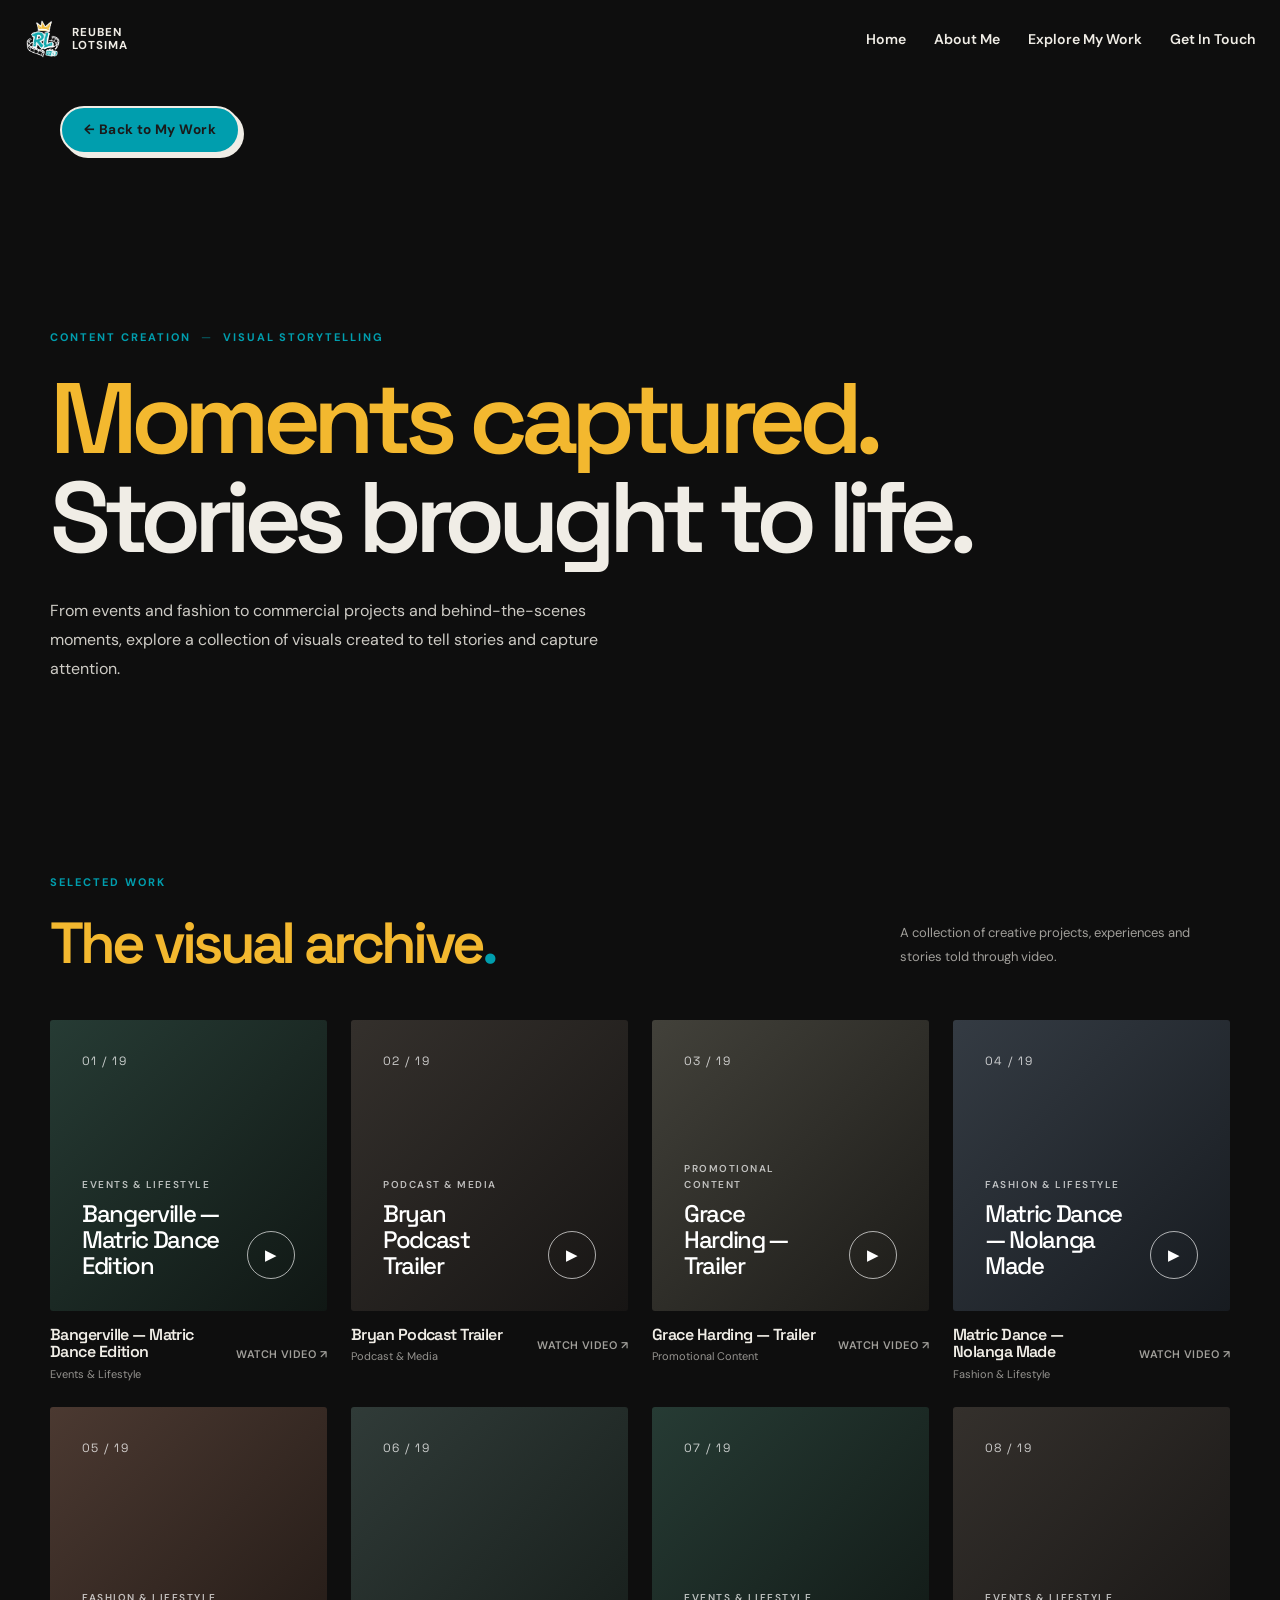
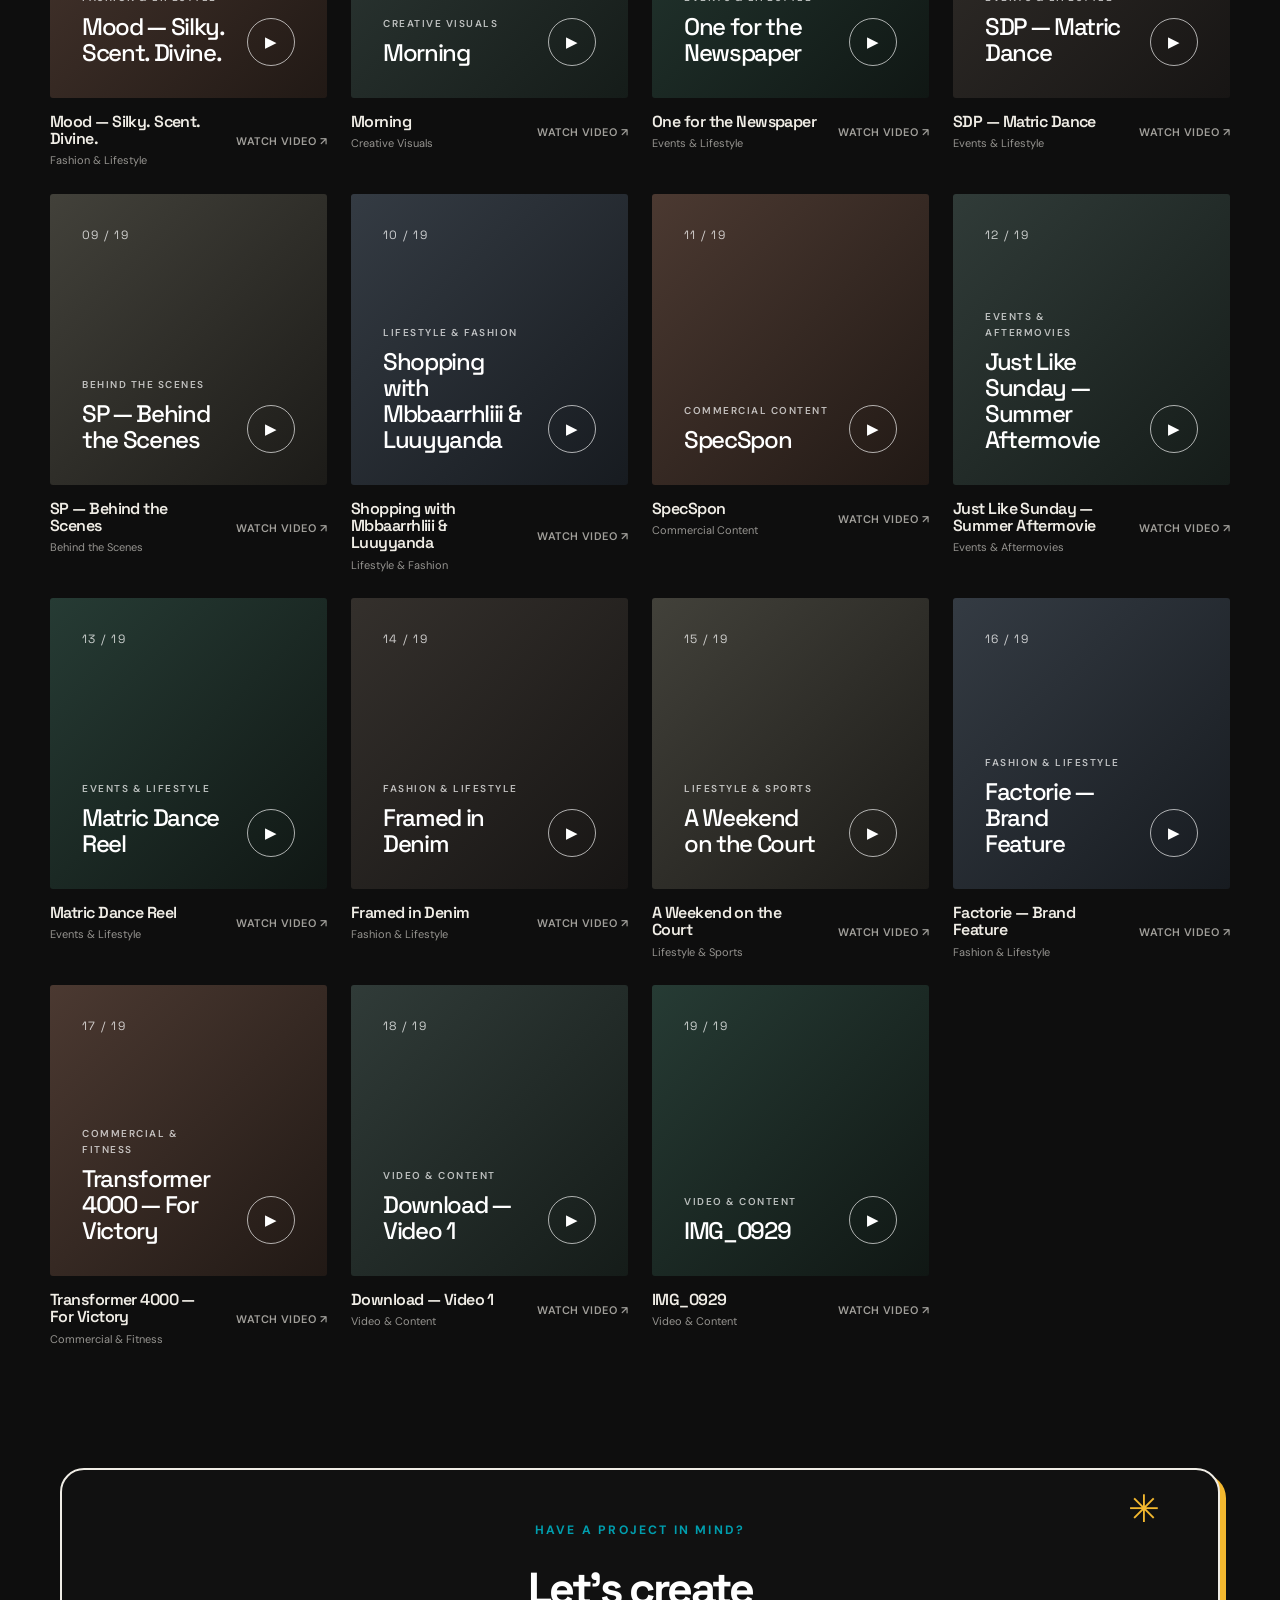
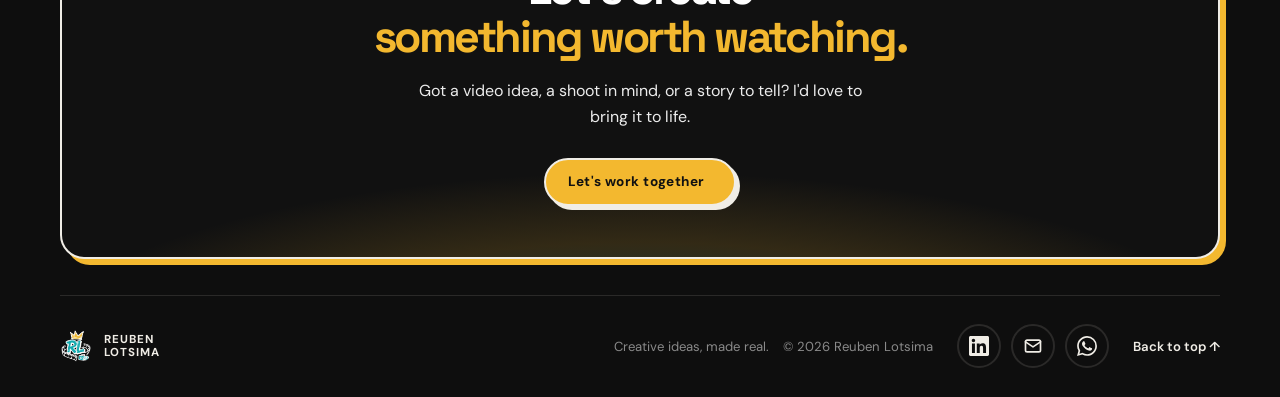
<file: content-creation.html>
<!DOCTYPE html>
<html lang="en">
<head>
    <meta charset="UTF-8">
    <meta name="viewport" content="width=device-width, initial-scale=1.0">

    <meta name="theme-color" content="#fbfaf6">
    <meta name="description" content="Explore Reuben Lotsima's content creation, videography, events, fashion and commercial work.">

    <title>Content Creation — Reuben Lotsima</title>

    <link rel="icon" type="image/png" href="./assets/logo2.png">

    <!-- Google Fonts -->
    <link rel="preconnect" href="https://fonts.googleapis.com">
    <link rel="preconnect" href="https://fonts.gstatic.com" crossorigin>

    <link href="https://fonts.googleapis.com/css2?family=DM+Sans:wght@400;500;600;700&family=Space+Grotesk:wght@400;500;600;700&display=swap" rel="stylesheet">

    <!-- Global CSS -->
    <link rel="stylesheet" href="css/style.css">

    <!-- Content page CSS -->
    <link rel="stylesheet" href="css/content.css">
    <link rel="stylesheet" href="css/mobile-fixes.css">

    <!-- Content page JavaScript -->
    <script src="js/thumbnails.js" defer></script>
    <script src="js/content.js" defer></script>
    <script src="js/nav.js" defer></script>
    <script src="js/reveal.js" defer></script>
</head>

<body>

    <!-- =========================
         HEADER
    ========================== -->

    <header class="site-header">
        <a class="brand" href="index.html" aria-label="Reuben Lotsima home">
            <span class="brand-logo-wrap" aria-hidden="true">
                <img class="brand-logo" src="./assets/logo2.png" alt="" width="72" height="72">
            </span>
            <span class="brand-name">REUBEN<br>LOTSIMA</span>
        </a>
        <button class="nav-toggle" aria-label="Open menu" aria-expanded="false" aria-controls="main-nav">
            <span></span><span></span><span></span>
        </button>
        <nav class="main-nav" id="main-nav" aria-label="Main navigation">
            <a href="index.html">Home</a>
            <a href="about.html">About Me</a>
            <a href="work.html" aria-current="page">Explore My Work</a>
            <a class="nav-contact" href="contact.html">Get In Touch <span aria-hidden="true"></span></a>
        </nav>
    </header>


    <!-- =========================
         MAIN CONTENT
    ========================== -->

    <main class="content-page">

        <!-- BACK TO WORK -->
        <div class="back-to-work-wrap section-wrap">
            <a class="button button-teal" href="work.html">
                ← Back to My Work
            </a>
        </div>

        <!-- HERO SECTION -->

        <section class="content-hero">
            <div class="content-container">

                <p class="content-eyebrow">
                    CONTENT CREATION <span>—</span> VISUAL STORYTELLING
                </p>

                <h1>
                    Moments captured.<br>
                    <span>Stories brought to life.</span>
                </h1>

                <p class="content-intro">
                    From events and fashion to commercial projects and
                    behind-the-scenes moments, explore a collection of
                    visuals created to tell stories and capture attention.
                </p>

                

            </div>
        </section>


        <!-- VIDEO GALLERY -->

        <section class="content-gallery-section" id="video-gallery">

            <div class="content-container">

                <div class="gallery-heading">
                    <div>
                        <p class="content-eyebrow">SELECTED WORK</p>
                        <h2>The visual archive<span>.</span></h2>
                    </div>

                    <p class="gallery-description">
                        A collection of creative projects, experiences
                        and stories told through video.
                    </p>
                </div>


                <!-- JavaScript inserts the video cards here -->

                <div
                    class="video-gallery"
                    id="video-gallery-grid"
                    aria-label="Video portfolio gallery"
                >
                </div>

            </div>

        </section>


        <!-- CLOSING / CTA — matches the standard site CTA -->

        <section class="contact section-wrap reveal reveal-scale" id="contact">
            <span class="contact-spark" aria-hidden="true">✳</span>
            <p class="eyebrow">HAVE A PROJECT IN MIND?</p>
            <h2>Let's create<br><span>something worth watching.</span></h2>
            <p>Got a video idea, a shoot in mind, or a story to tell? I'd love to bring it to life.</p>
            <a class="button button-yellow" href="contact.html">
                Let's work together <span aria-hidden="true"></span>
            </a>
        </section>

    </main>


    <!-- =========================
         VIDEO PLAYER MODAL
    ========================== -->

    <div
        class="video-modal"
        id="video-modal"
        role="dialog"
        aria-modal="true"
        aria-label="Video player"
        aria-hidden="true"
        hidden
    >

        <div class="video-modal-backdrop" data-close-modal></div>

        <div class="video-modal-content">

            <div class="video-modal-header">
                <div>
                    <p class="video-modal-label">NOW PLAYING</p>
                    <h2 id="modal-video-title">Video title</h2>
                </div>

                <button
                    class="video-modal-close"
                    type="button"
                    aria-label="Close video"
                    data-close-modal
                >
                    &times;
                </button>
            </div>

            <video
                id="modal-video"
                controls
                playsinline
                preload="none"
            >
                Your browser does not support HTML video.
            </video>

        </div>

    </div>


    <!-- =========================
         FOOTER
    ========================== -->

    <footer class="site-footer">
    <a class="brand footer-brand" href="index.html" aria-label="Back to home">
        <span class="brand-logo-wrap" aria-hidden="true">
            <img class="brand-logo" src="./assets/logo2.png" alt="" width="56" height="56">
        </span>
        <span class="brand-name">REUBEN<br>LOTSIMA</span>
    </a>

    <ul class="footer-social" aria-label="Contact Reuben">
        <li>
              <a href="https://www.linkedin.com/in/reubenlotsima?utm_source=share_via&utm_content=profile&utm_medium=member_ios" target="_blank" rel="noopener noreferrer" aria-label="Reuben on LinkedIn">
                <svg viewBox="0 0 24 24" fill="currentColor" aria-hidden="true"><path d="M20.447 20.452h-3.554v-5.569c0-1.328-.027-3.037-1.852-3.037-1.853 0-2.136 1.445-2.136 2.939v5.667H9.351V9h3.414v1.561h.046c.477-.9 1.637-1.85 3.37-1.85 3.601 0 4.267 2.37 4.267 5.455v6.286zM5.337 7.433c-1.144 0-2.063-.926-2.063-2.065 0-1.138.92-2.063 2.063-2.063 1.14 0 2.064.925 2.064 2.063 0 1.139-.925 2.065-2.064 2.065zm1.782 13.019H3.555V9h3.564v11.452zM22.225 0H1.771C.792 0 0 .774 0 1.729v20.542C0 23.227.792 24 1.771 24h20.451C23.2 24 24 23.227 24 22.271V1.729C24 .774 23.2 0 22.222 0h.003z"/></svg>
            </a>
        </li>
        <li>
           <a
    href="https://mail.google.com/mail/?view=cm&fs=1&to=reubenlots@gmail.com"
    target="_blank"
    rel="noopener noreferrer"
    aria-label="Email Reuben using Gmail"
    title="Email Reuben"
>
    <svg viewBox="0 0 24 24" fill="none"
         stroke="currentColor" stroke-width="2"
         stroke-linecap="round" stroke-linejoin="round"
         aria-hidden="true">
        <rect x="3" y="5" width="18" height="14" rx="2"/>
        <path d="m3 7 9 6 9-6"/>
    </svg>
</a>
        </li>
        <li>
            <a href="https://wa.me/+27684138044" target="_blank" rel="noopener noreferrer" aria-label="Chat with Reuben on WhatsApp">
                <svg viewBox="0 0 24 24" fill="currentColor" aria-hidden="true"><path d="M17.472 14.382c-.297-.149-1.758-.867-2.03-.967-.273-.099-.471-.148-.67.15-.197.297-.767.966-.94 1.164-.173.199-.347.223-.644.075-.297-.15-1.255-.463-2.39-1.475-.883-.788-1.48-1.761-1.653-2.059-.173-.297-.018-.458.13-.606.134-.133.298-.347.446-.52.149-.174.198-.298.298-.497.099-.198.05-.371-.025-.52-.075-.149-.669-1.612-.916-2.207-.242-.579-.487-.5-.669-.51-.173-.008-.371-.01-.57-.01-.198 0-.52.074-.792.372-.272.297-1.04 1.016-1.04 2.479 0 1.462 1.065 2.875 1.213 3.074.149.198 2.096 3.2 5.077 4.487.709.306 1.262.489 1.694.625.712.227 1.36.195 1.871.118.571-.085 1.758-.719 2.006-1.413.248-.694.248-1.289.173-1.413-.074-.124-.272-.198-.57-.347m-5.421 7.403h-.004a9.87 9.87 0 01-5.031-1.378l-.361-.214-3.741.982.998-3.648-.235-.374a9.86 9.86 0 01-1.51-5.26c.001-5.45 4.436-9.884 9.888-9.884 2.64 0 5.122 1.03 6.988 2.898a9.825 9.825 0 012.893 6.994c-.003 5.45-4.437 9.884-9.885 9.884m8.413-18.297A11.815 11.815 0 0012.05 0C5.495 0 .16 5.335.157 11.892c0 2.096.547 4.142 1.588 5.945L.057 24l6.305-1.654a11.882 11.882 0 005.683 1.448h.005c6.554 0 11.89-5.335 11.893-11.893a11.821 11.821 0 00-3.48-8.413z"/></svg>
            </a>
        </li>
    </ul>

    <p>Creative ideas, made real. <span>© 2026 Reuben Lotsima</span></p>
    <a class="back-top" href="#top">Back to top ↑</a>
</footer>

</body>
</html>
</file>
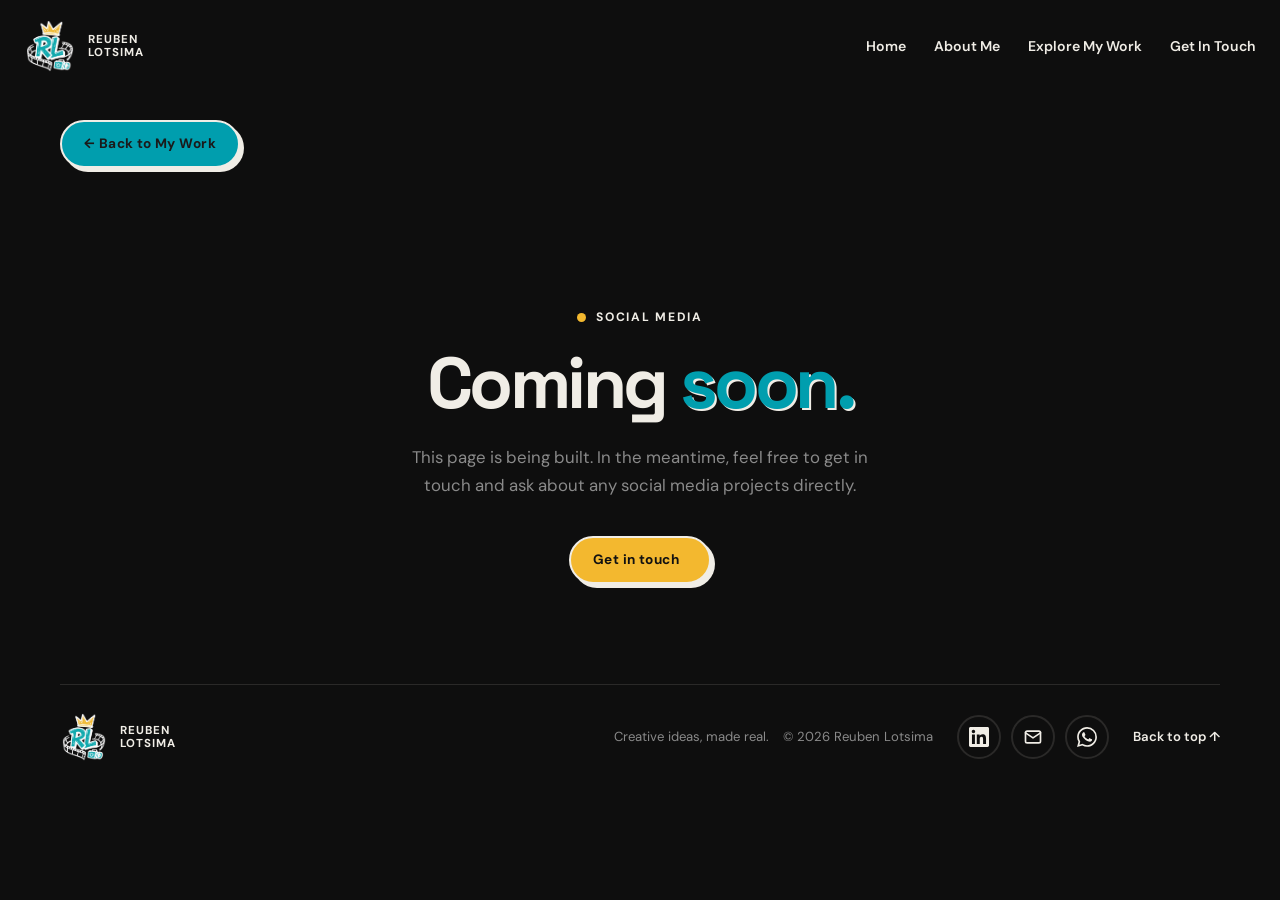
<file: social-media.html>
<!DOCTYPE html>
<html lang="en">
<head>
    <meta charset="UTF-8">
    <meta name="viewport" content="width=device-width, initial-scale=1.0">
    <meta name="theme-color" content="#fbfaf6">
    <meta name="description" content="Social media work by Reuben Lotsima — strategy, content, and community management.">
    <title>Social Media — Reuben Lotsima</title>
    <link rel="icon" type="image/png" href="./assets/logo2.png">
    <link rel="preconnect" href="https://fonts.googleapis.com">
    <link rel="preconnect" href="https://fonts.gstatic.com" crossorigin>
    <link href="https://fonts.googleapis.com/css2?family=DM+Sans:wght@400;500;600;700&family=Space+Grotesk:wght@400;500;600;700&display=swap" rel="stylesheet">
    <link rel="stylesheet" href="css/style.css">
    <link rel="stylesheet" href="css/mobile-fixes.css">
</head>
<body>

    <header class="site-header">
        <a class="brand" href="index.html" aria-label="Reuben Lotsima home">
            <span class="brand-logo-wrap" aria-hidden="true">
                <img class="brand-logo" src="./assets/logo2.png" alt="" width="72" height="72">
            </span>
            <span class="brand-name">REUBEN<br>LOTSIMA</span>
        </a>
        <button class="nav-toggle" aria-label="Open menu" aria-expanded="false" aria-controls="main-nav">
            <span></span><span></span><span></span>
        </button>
        <nav class="main-nav" id="main-nav" aria-label="Main navigation">
            <a href="index.html">Home</a>
            <a href="about.html">About Me</a>
            <a href="work.html">Explore My Work</a>
            <a class="nav-contact" href="contact.html">Get In Touch <span aria-hidden="true"></span></a>
        </nav>
    </header>

    <main>

        <!-- BACK TO WORK -->
        <div class="back-to-work-wrap section-wrap">
            <a class="button button-teal" href="work.html">
                ← Back to My Work
            </a>
        </div>

        <section class="section-wrap section-pad" style="text-align:center; padding-top: clamp(80px,12vw,140px);">
            <p class="eyebrow" style="justify-content:center;">
                <span class="eyebrow-dot"></span>
                SOCIAL MEDIA
            </p>
            <h1 style="font-size: clamp(2.2rem,6vw,4.5rem); letter-spacing:-0.05em; margin-bottom:20px;">
                Coming <span class="highlight">soon.</span>
            </h1>
            <p style="color:var(--color-text-muted); max-width:480px; margin:0 auto 36px; font-size:1.05rem; line-height:1.7;">
                This page is being built. In the meantime, feel free to get in touch and ask about any social media projects directly.
            </p>
            <a class="button button-yellow" href="contact.html">Get in touch <span aria-hidden="true"></span></a>
        </section>

    </main>

   <footer class="site-footer">
    <a class="brand footer-brand" href="index.html" aria-label="Back to home">
        <span class="brand-logo-wrap" aria-hidden="true">
            <img class="brand-logo" src="./assets/logo2.png" alt="" width="56" height="56">
        </span>
        <span class="brand-name">REUBEN<br>LOTSIMA</span>
    </a>

    <ul class="footer-social" aria-label="Contact Reuben">
        <li>
             <a href="https://www.linkedin.com/in/reubenlotsima?utm_source=share_via&utm_content=profile&utm_medium=member_ios" target="_blank" rel="noopener noreferrer" aria-label="Reuben on LinkedIn">
                <svg viewBox="0 0 24 24" fill="currentColor" aria-hidden="true"><path d="M20.447 20.452h-3.554v-5.569c0-1.328-.027-3.037-1.852-3.037-1.853 0-2.136 1.445-2.136 2.939v5.667H9.351V9h3.414v1.561h.046c.477-.9 1.637-1.85 3.37-1.85 3.601 0 4.267 2.37 4.267 5.455v6.286zM5.337 7.433c-1.144 0-2.063-.926-2.063-2.065 0-1.138.92-2.063 2.063-2.063 1.14 0 2.064.925 2.064 2.063 0 1.139-.925 2.065-2.064 2.065zm1.782 13.019H3.555V9h3.564v11.452zM22.225 0H1.771C.792 0 0 .774 0 1.729v20.542C0 23.227.792 24 1.771 24h20.451C23.2 24 24 23.227 24 22.271V1.729C24 .774 23.2 0 22.222 0h.003z"/></svg>
            </a>
        </li>
        <li>
            <a
    href="https://mail.google.com/mail/?view=cm&fs=1&to=reubenlots@gmail.com"
    target="_blank"
    rel="noopener noreferrer"
    aria-label="Email Reuben using Gmail"
    title="Email Reuben"
>
    <svg viewBox="0 0 24 24" fill="none"
         stroke="currentColor" stroke-width="2"
         stroke-linecap="round" stroke-linejoin="round"
         aria-hidden="true">
        <rect x="3" y="5" width="18" height="14" rx="2"/>
        <path d="m3 7 9 6 9-6"/>
    </svg>
</a>
        </li>
        <li>
            <a href="https://wa.me/+27684138044" target="_blank" rel="noopener noreferrer" aria-label="Chat with Reuben on WhatsApp">
                <svg viewBox="0 0 24 24" fill="currentColor" aria-hidden="true"><path d="M17.472 14.382c-.297-.149-1.758-.867-2.03-.967-.273-.099-.471-.148-.67.15-.197.297-.767.966-.94 1.164-.173.199-.347.223-.644.075-.297-.15-1.255-.463-2.39-1.475-.883-.788-1.48-1.761-1.653-2.059-.173-.297-.018-.458.13-.606.134-.133.298-.347.446-.52.149-.174.198-.298.298-.497.099-.198.05-.371-.025-.52-.075-.149-.669-1.612-.916-2.207-.242-.579-.487-.5-.669-.51-.173-.008-.371-.01-.57-.01-.198 0-.52.074-.792.372-.272.297-1.04 1.016-1.04 2.479 0 1.462 1.065 2.875 1.213 3.074.149.198 2.096 3.2 5.077 4.487.709.306 1.262.489 1.694.625.712.227 1.36.195 1.871.118.571-.085 1.758-.719 2.006-1.413.248-.694.248-1.289.173-1.413-.074-.124-.272-.198-.57-.347m-5.421 7.403h-.004a9.87 9.87 0 01-5.031-1.378l-.361-.214-3.741.982.998-3.648-.235-.374a9.86 9.86 0 01-1.51-5.26c.001-5.45 4.436-9.884 9.888-9.884 2.64 0 5.122 1.03 6.988 2.898a9.825 9.825 0 012.893 6.994c-.003 5.45-4.437 9.884-9.885 9.884m8.413-18.297A11.815 11.815 0 0012.05 0C5.495 0 .16 5.335.157 11.892c0 2.096.547 4.142 1.588 5.945L.057 24l6.305-1.654a11.882 11.882 0 005.683 1.448h.005c6.554 0 11.89-5.335 11.893-11.893a11.821 11.821 0 00-3.48-8.413z"/></svg>
            </a>
        </li>
    </ul>

    <p>Creative ideas, made real. <span>© 2026 Reuben Lotsima</span></p>
    <a class="back-top" href="#top">Back to top ↑</a>
</footer>

        <script src="js/nav.js"></script>
    <script src="js/reveal.js"></script>
</body>
</html>
</file>
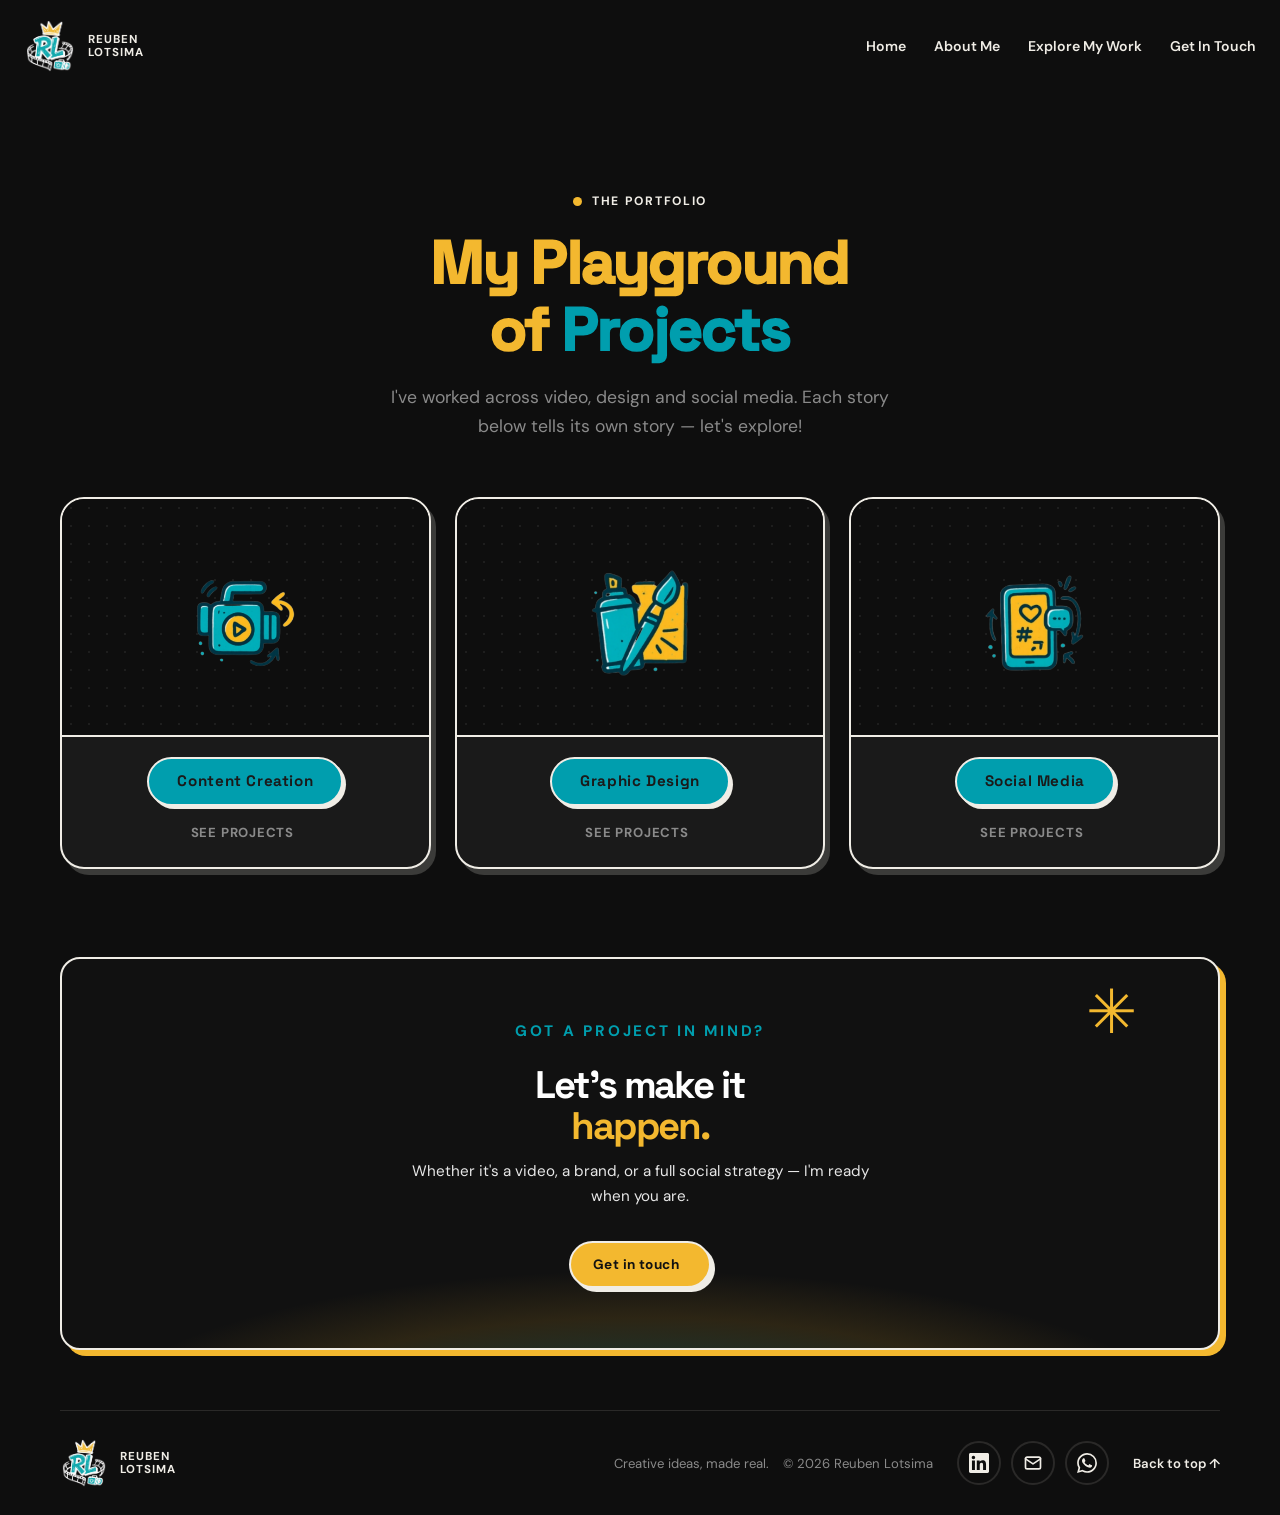
<file: work.html>
<!DOCTYPE html>
<html lang="en">
<head>
    <meta charset="UTF-8">
    <meta name="viewport" content="width=device-width, initial-scale=1.0">
    <meta name="theme-color" content="#fbfaf6">
    <meta name="description" content="Explore Reuben Lotsima's work — content creation, graphic design, and social media projects.">
    <title>Explore My Work — Reuben Lotsima</title>
    <link rel="icon" type="image/png" href="./assets/logo2.png">
    <link rel="preconnect" href="https://fonts.googleapis.com">
    <link rel="preconnect" href="https://fonts.gstatic.com" crossorigin>
    <link href="https://fonts.googleapis.com/css2?family=DM+Sans:wght@400;500;600;700&family=Space+Grotesk:wght@400;500;600;700&display=swap" rel="stylesheet">
    <link rel="stylesheet" href="css/style.css">
    <link rel="stylesheet" href="css/work.css">
    <link rel="stylesheet" href="css/mobile-fixes.css">
</head>
<body>

    <header class="site-header">
        <a class="brand" href="index.html" aria-label="Reuben Lotsima home">
            <span class="brand-logo-wrap" aria-hidden="true">
                <img class="brand-logo" src="./assets/logo2.png" alt="" width="72" height="72">
            </span>
            <span class="brand-name">REUBEN<br>LOTSIMA</span>
        </a>
        <button class="nav-toggle" aria-label="Open menu" aria-expanded="false" aria-controls="main-nav">
            <span></span><span></span><span></span>
        </button>
        <nav class="main-nav" id="main-nav" aria-label="Main navigation">
            <a href="index.html">Home</a>
            <a href="about.html">About Me</a>
            <a href="work.html" aria-current="page">Explore My Work</a>
            <a class="nav-contact" href="contact.html">Get In Touch <span aria-hidden="true"></span></a>
        </nav>
    </header>

    <main>

        <!-- ============================================
             HERO
        ============================================ -->
        <section class="wp-hero section-wrap">

            <p class="eyebrow" style="justify-content:center;">
                <span class="eyebrow-dot"></span>
                THE PORTFOLIO
            </p>

            <h1 class="wp-hero-title">
                My Playground<br>of <em>Projects</em>
            </h1>

            <p class="wp-hero-sub">
                I've worked across video, design and social media. Each story below tells its own story — let's explore!
            </p>

        </section>


        <!-- ============================================
             CATEGORY CARDS
        ============================================ -->
        <section class="section-wrap" aria-label="Work categories">

            <div class="wp-categories">

                <!-- CONTENT CREATION -->
                <a class="wp-cat-card" href="content-creation.html">
                    <div class="wp-cat-illus">
                        <img
                            src="./assets/camera%20icon.png"
                            alt="Content creation"
                            loading="eager"
                        >
                    </div>
                    <span class="wp-cat-label">Content Creation</span>
                    <span class="wp-cat-cta">See projects <span aria-hidden="true"></span></span>
                </a>

                <!-- GRAPHIC DESIGN -->
                <a class="wp-cat-card" href="graphic-design.html">
                    <div class="wp-cat-illus">
                        <img
                            src="./assets/graphic%20icon.png"
                            alt="Graphic design"
                            loading="eager"
                        >
                    </div>
                    <span class="wp-cat-label">Graphic Design</span>
                    <span class="wp-cat-cta">See projects <span aria-hidden="true"></span></span>
                </a>

                <!-- SOCIAL MEDIA -->
                <a class="wp-cat-card" href="social-media.html">
                    <div class="wp-cat-illus">
                        <img
                            src="./assets/social-media%20icon.png"
                            alt="Social media"
                            loading="eager"
                        >
                    </div>
                    <span class="wp-cat-label">Social Media</span>
                    <span class="wp-cat-cta">See projects <span aria-hidden="true"></span></span>
                </a>

            </div>

        </section>


        <!-- ============================================
             CTA
        ============================================ -->
        <section class="wp-cta section-wrap reveal" id="contact">
            <span class="wp-cta-spark" aria-hidden="true">✳</span>
            <p class="eyebrow">GOT A PROJECT IN MIND?</p>
            <h2>Let's make it<br><span>happen.</span></h2>
            <p>Whether it's a video, a brand, or a full social strategy — I'm ready when you are.</p>
            <a class="button button-yellow" href="contact.html">
                Get in touch <span aria-hidden="true"></span>
            </a>
            
        </section>

    </main>

    <footer class="site-footer">
    <a class="brand footer-brand" href="index.html" aria-label="Back to home">
        <span class="brand-logo-wrap" aria-hidden="true">
            <img class="brand-logo" src="./assets/logo2.png" alt="" width="56" height="56">
        </span>
        <span class="brand-name">REUBEN<br>LOTSIMA</span>
    </a>

    <ul class="footer-social" aria-label="Contact Reuben">
        <li>
              <a href="https://www.linkedin.com/in/reubenlotsima?utm_source=share_via&utm_content=profile&utm_medium=member_ios" target="_blank" rel="noopener noreferrer" aria-label="Reuben on LinkedIn">
                <svg viewBox="0 0 24 24" fill="currentColor" aria-hidden="true"><path d="M20.447 20.452h-3.554v-5.569c0-1.328-.027-3.037-1.852-3.037-1.853 0-2.136 1.445-2.136 2.939v5.667H9.351V9h3.414v1.561h.046c.477-.9 1.637-1.85 3.37-1.85 3.601 0 4.267 2.37 4.267 5.455v6.286zM5.337 7.433c-1.144 0-2.063-.926-2.063-2.065 0-1.138.92-2.063 2.063-2.063 1.14 0 2.064.925 2.064 2.063 0 1.139-.925 2.065-2.064 2.065zm1.782 13.019H3.555V9h3.564v11.452zM22.225 0H1.771C.792 0 0 .774 0 1.729v20.542C0 23.227.792 24 1.771 24h20.451C23.2 24 24 23.227 24 22.271V1.729C24 .774 23.2 0 22.222 0h.003z"/></svg>
            </a>
        </li>
        <li>
           <a
    href="https://mail.google.com/mail/?view=cm&fs=1&to=reubenlots@gmail.com"
    target="_blank"
    rel="noopener noreferrer"
    aria-label="Email Reuben using Gmail"
    title="Email Reuben"
>
    <svg viewBox="0 0 24 24" fill="none"
         stroke="currentColor" stroke-width="2"
         stroke-linecap="round" stroke-linejoin="round"
         aria-hidden="true">
        <rect x="3" y="5" width="18" height="14" rx="2"/>
        <path d="m3 7 9 6 9-6"/>
    </svg>
</a>
        </li>
        <li>
            <a href="https://wa.me/+27684138044" target="_blank" rel="noopener noreferrer" aria-label="Chat with Reuben on WhatsApp">
                <svg viewBox="0 0 24 24" fill="currentColor" aria-hidden="true"><path d="M17.472 14.382c-.297-.149-1.758-.867-2.03-.967-.273-.099-.471-.148-.67.15-.197.297-.767.966-.94 1.164-.173.199-.347.223-.644.075-.297-.15-1.255-.463-2.39-1.475-.883-.788-1.48-1.761-1.653-2.059-.173-.297-.018-.458.13-.606.134-.133.298-.347.446-.52.149-.174.198-.298.298-.497.099-.198.05-.371-.025-.52-.075-.149-.669-1.612-.916-2.207-.242-.579-.487-.5-.669-.51-.173-.008-.371-.01-.57-.01-.198 0-.52.074-.792.372-.272.297-1.04 1.016-1.04 2.479 0 1.462 1.065 2.875 1.213 3.074.149.198 2.096 3.2 5.077 4.487.709.306 1.262.489 1.694.625.712.227 1.36.195 1.871.118.571-.085 1.758-.719 2.006-1.413.248-.694.248-1.289.173-1.413-.074-.124-.272-.198-.57-.347m-5.421 7.403h-.004a9.87 9.87 0 01-5.031-1.378l-.361-.214-3.741.982.998-3.648-.235-.374a9.86 9.86 0 01-1.51-5.26c.001-5.45 4.436-9.884 9.888-9.884 2.64 0 5.122 1.03 6.988 2.898a9.825 9.825 0 012.893 6.994c-.003 5.45-4.437 9.884-9.885 9.884m8.413-18.297A11.815 11.815 0 0012.05 0C5.495 0 .16 5.335.157 11.892c0 2.096.547 4.142 1.588 5.945L.057 24l6.305-1.654a11.882 11.882 0 005.683 1.448h.005c6.554 0 11.89-5.335 11.893-11.893a11.821 11.821 0 00-3.48-8.413z"/></svg>
            </a>
        </li>
    </ul>

    <p>Creative ideas, made real. <span>© 2026 Reuben Lotsima</span></p>
    <a class="back-top" href="#top">Back to top ↑</a>
</footer>

        <script src="js/nav.js"></script>
    <script src="js/work.js"></script>
</body>
</html>
</file>
<file: css/style.css>
/* =========================================================
   REUBEN LOTSIMA — CREATIVE PORTFOLIO
   Colour palette: Teal, Yellow, Black & Warm White
   ========================================================= */


/* =========================
   1. COLOURS & VARIABLES
   ========================= */

:root {
    --color-background: #0e0e0e;
    --color-white:      #1a1a1a;
    --color-black:      #f0ede6;

    --color-teal:       #009EAE;
    --color-teal-dark:  #007F8E;

    --color-yellow:      #F3B82F;
    --color-yellow-light:#FFCF4D;

    --color-text-muted: #8a8a8a;
    --color-border:     rgba(240, 237, 230, 0.12);

    --shadow-card: 5px 6px 0 rgba(240, 237, 230, 0.2);

    --transition-smooth: cubic-bezier(0.2, 0.75, 0.25, 1);
}


/* =========================
   2. GLOBAL STYLES
   ========================= */

* {
    box-sizing: border-box;
}

html {
    scroll-behavior: smooth;
    scroll-padding-top: 90px;
}

body {
    margin: 0;
    background: var(--color-background);
    color: var(--color-black);

    font-family: "DM Sans", sans-serif;
    line-height: 1.6;

    overflow-x: hidden;
}

img,
video {
    display: block;
    max-width: 100%;
}

a {
    color: inherit;
    text-decoration: none;
}

h1,
h2,
h3 {
    font-family: "Space Grotesk", sans-serif;
    line-height: 1.08;
    margin-top: 0;
}

h1 {
    font-size: clamp(2.7rem, 6vw, 5.8rem);
    letter-spacing: -0.065em;
}

h2 {
    font-size: clamp(2.1rem, 4.6vw, 4.2rem);
    letter-spacing: -0.055em;
}

h3 {
    font-size: clamp(1.25rem, 2vw, 1.65rem);
    letter-spacing: -0.035em;
}

p {
    margin-top: 0;
}

::selection {
    background: var(--color-yellow);
    color: var(--color-black);
}


/* =========================
   3. REUSABLE COMPONENTS
   ========================= */

.section-wrap {
    width: min(1160px, calc(100% - 48px));
    margin-inline: auto;
}

.section-pad {
    padding-block: clamp(48px, 6vw, 88px);
}

.highlight {
    color: var(--color-teal);
    text-shadow: 2px 2px var(--color-black);
}

.teal-period {
    color: var(--color-teal);
}

.eyebrow {
    display: flex;
    align-items: center;
    gap: 10px;

    margin-bottom: 18px;

    font-size: 0.76rem;
    font-weight: 700;
    letter-spacing: 0.14em;
    text-transform: uppercase;
}

.eyebrow-dot {
    width: 9px;
    height: 9px;

    border-radius: 50%;
    background: var(--color-yellow);
}

.section-heading {
    max-width: 760px;
    margin-bottom: 48px;
}

.section-intro,
.hero-intro {
    color: var(--color-text-muted);
    font-size: clamp(1.05rem, 1.7vw, 1.3rem);
}


/* =========================
   4. BUTTONS
   ========================= */

.button {
    display: inline-flex;
    align-items: center;
    justify-content: center;
    gap: 8px;

    padding: 11px 22px;

    border: 2px solid var(--color-black);
    border-radius: 999px;

    font-size: 0.85rem;
    font-weight: 700;
    letter-spacing: 0.03em;

    position: relative;
    overflow: hidden;
    isolation: isolate;

    transition:
        transform 0.25s var(--transition-smooth),
        box-shadow 0.25s var(--transition-smooth),
        color 0.25s ease;
}

/* Fill-sweep hover: a circle expands from center behind the text */
.button::before {
    content: "";
    position: absolute;
    inset: 0;
    z-index: -1;
    background: var(--color-black);
    border-radius: inherit;
    transform: scaleX(0);
    transform-origin: left center;
    transition: transform 0.35s var(--transition-smooth);
}

.button:hover::before {
    transform: scaleX(1);
}

.button:hover {
    color: var(--color-white);
    transform: translateY(-2px);
    box-shadow: 0 8px 24px rgba(17, 17, 17, 0.18);
}

.button:active {
    transform: translateY(1px);
    box-shadow: 0 2px 6px rgba(17, 17, 17, 0.14);
}

.button span[aria-hidden] {
    display: inline-block;
    transition: transform 0.25s var(--transition-smooth);
}

.button:hover span[aria-hidden] {
    transform: translate(3px, -3px);
}

.button-yellow {
    background: var(--color-yellow);
    box-shadow: 4px 4px var(--color-black);
}

.button-teal {
    background: var(--color-teal);
    color: var(--color-white);
    box-shadow: 4px 4px var(--color-black);
}

.button-teal::before {
    background: var(--color-teal-dark);
}

.button-teal:hover {
    color: var(--color-white);
}

.button-dark {
    color: var(--color-white);
    background: var(--color-black);
    box-shadow: 4px 4px rgba(0, 158, 174, 0.5);
}

.button-dark::before {
    background: var(--color-teal-dark);
}

/* Hero secondary text-link */
.hero-text-link {
    display: inline-flex;
    align-items: center;
    gap: 8px;
    color: var(--color-white);
    font-weight: 600;
    font-size: 0.95rem;
    letter-spacing: 0.02em;
    padding-bottom: 3px;
    border-bottom: 2px solid rgba(255,255,255,0.4);
    transition:
        border-color 0.25s ease,
        gap 0.25s var(--transition-smooth);
}

.hero-text-link:hover {
    border-color: var(--color-yellow);
    gap: 14px;
    color: var(--color-white);
}


/* =========================
   5. HEADER & NAVIGATION
   ========================= */

.site-header {
    width: min(1280px, calc(100% - 48px));
    margin: auto;
    padding: 24px 0;

    display: flex;
    align-items: center;
    justify-content: space-between;
    gap: 28px;
}

.brand {
    display: inline-flex;
    align-items: center;
    gap: 12px;

    flex-shrink: 0;
}

.brand-logo-wrap {
    width: 52px;
    height: 52px;
    flex-shrink: 0;
    overflow: hidden;
    border-radius: 13px;
    background: transparent;
}

.brand-logo {
    width: 100%;
    height: 100%;
    object-fit: contain;
    object-position: center;
    display: block;
}

.brand-name {
    font-size: 0.72rem;
    font-weight: 700;
    line-height: 1.15;
    letter-spacing: 0.08em;
}

.main-nav {
    display: flex;
    align-items: center;
    gap: clamp(16px, 3vw, 36px);
}

.main-nav a,
.text-link,
.back-top {
    font-size: 0.9rem;
    font-weight: 600;

    text-underline-offset: 5px;

    transition: color 0.25s ease;
}

.main-nav a:hover,
.text-link:hover,
.back-top:hover {
    color: var(--color-teal-dark);
}




/* =========================================
   HERO — FULL-BACKGROUND VIDEO
   ========================================= */

.hero {
    position: relative;
    isolation: isolate;
    overflow: hidden;

    min-height: 85vh;
    min-height: 85svh;

    display: flex;
    align-items: center;

    padding: 80px 0 90px;

    background:black;
    color: #FFFFFF;
}

/* Full-screen video layer */

.hero-video {
    position: absolute;
    inset: 0;
    z-index: -2;

    width: 100%;
    height: 100%;

    object-fit: cover;
    object-position: center;

    pointer-events: none;
}

/* Dark overlay keeps text readable */

.hero::before {
    content: "";

    position: absolute;
    inset: 0;
    z-index: -1;

    background: linear-gradient(
        90deg,
        rgba(17, 17, 17, 0.88) 0%,
        rgba(17, 17, 17, 0.65) 48%,
        rgba(17, 17, 17, 0.28) 100%
    );
}

/* Hero text */

.hero-copy {
    position: relative;
    z-index: 1;

    width: 100%;
    max-width: 800px;
}

.hero h1 {
    max-width: 850px;
    margin-bottom: 24px;

    color: #FFFFFF;

    font-size: clamp(3rem, 8vw, 7rem);
    line-height: 0.98;
    letter-spacing: -0.065em;
    text-transform: uppercase;
}

.hero .highlight {
    color: #009EAE;
    text-shadow: 3px 3px #111111;
}

.hero-intro {
    max-width: 570px;
    margin-bottom: 32px;

    color: rgba(255, 255, 255, 0.88);

    font-size: clamp(1.05rem, 2vw, 1.3rem);
}

/* Hero buttons */

.hero-actions {
    display: flex;
    align-items: center;
    flex-wrap: wrap;
    gap: 24px;
}

.hero .button-yellow {
    background: #F3B82F;
    color: #111111;
}

/* Optional video sound-off label */

.hero-video-label {
    position: absolute;
    right: 28px;
    bottom: 28px;

    display: flex;
    align-items: center;
    gap: 8px;

    color: #FFFFFF;

    font-size: 0.72rem;
    font-weight: 700;
    letter-spacing: 0.1em;
    text-transform: uppercase;
}

/* Scroll indicator */

.scroll-cue {
    color: #FFFFFF;
}

/* Mobile layout */

@media (max-width: 620px) {
    .hero {
        min-height: 78svh;
        padding: 80px 0 100px;
    }

    .hero h1 {
        font-size: clamp(2.8rem, 13vw, 4.5rem);
    }

    .hero::before {
        background: linear-gradient(
            90deg,
            rgba(17, 17, 17, 0.82),
            rgba(17, 17, 17, 0.55)
        );
    }

    .hero-video {
        object-position: 60% center;
    }

    .hero-video-label {
        right: 16px;
        bottom: 16px;
        font-size: 0.62rem;
    }
}


/* Scroll cue */

.scroll-cue {
    position: absolute;
    bottom: 24px;
    left: 0;

    display: flex;
    align-items: center;
    gap: 12px;

    font-size: 0.68rem;
    font-weight: 700;
    letter-spacing: 0.14em;
}

.scroll-cue span {
    width: 32px;
    height: 2px;

    background: var(--color-yellow);
}


/* =========================
   7. SERVICES SECTION
   ========================= */

.service-grid {
    position: relative;

    display: grid;
    grid-template-columns: repeat(6, 1fr);
    gap: 20px;

    transition: opacity 0.6s ease;
}

/* Deck state: cards are stacked and hidden until the section scrolls in */
.service-grid.is-deck {
    opacity: 0;
    cursor: pointer;
}

.services.is-visible .service-grid.is-deck {
    opacity: 1;
}

/* While stacked, the card links shouldn't swallow the tap that deals the deck */
.service-grid.is-deck .service-card > a {
    pointer-events: none;
}

.service-grid.is-deck .service-card:hover {
    box-shadow: var(--shadow-card);
}

/* "Tap the deck" prompt that sits over the stacked cards */
.deck-hint {
    position: absolute;
    left: 50%;
    top: 50%;
    z-index: 50;
    transform: translate(-50%, -50%);

    display: inline-flex;
    align-items: center;
    gap: 8px;
    padding: 9px 16px;

    border: 2px solid var(--color-black);
    border-radius: 999px;
    background: var(--color-white);

    font: 700 0.7rem/1 "Space Grotesk";
    letter-spacing: 0.14em;
    text-transform: uppercase;
    color: var(--color-black);
    white-space: nowrap;

    box-shadow: 3px 3px var(--color-black);

    pointer-events: none;

    transition:
        opacity 0.4s ease,
        transform 0.4s var(--transition-smooth);
}

.deck-hint-pulse {
    width: 8px;
    height: 8px;
    border-radius: 50%;
    background: var(--color-teal);
    animation: deck-pulse 1.5s var(--transition-smooth) infinite;
}

@keyframes deck-pulse {
    0%   { box-shadow: 0 0 0 0 rgba(0, 158, 174, 0.5); }
    70%  { box-shadow: 0 0 0 10px rgba(0, 158, 174, 0); }
    100% { box-shadow: 0 0 0 0 rgba(0, 158, 174, 0); }
}

/* Fade the prompt out once the deck has been dealt */
.service-grid.is-dealt .deck-hint {
    opacity: 0;
    transform: translate(-50%, -50%) scale(0.7);
}

/* ── Flip card outer shell ──────────────────────────────────
   The .service-card itself keeps the grid placement, border,
   shadow and colour so the deck-of-cards animation is unchanged.
   perspective is set here so the 3D flip feels natural.
─────────────────────────────────────────────────────────── */

.service-card {
    grid-column: span 2;

    min-height: 285px;

    position: relative;

    border: 2px solid var(--color-black);
    border-radius: 20px;

    box-shadow: var(--shadow-card);

    perspective: 1200px;

    /* Remove old transition — the inner does the flip */
    transition: box-shadow 0.3s ease, transform 0.35s var(--transition-smooth);

    /* Needed so the flipped back is clipped by the card shape */
    overflow: hidden;
}

/* Center the last two service cards */

.service-card:nth-child(4) {
    grid-column: 2 / span 2;
}

.service-card:nth-child(5) {
    grid-column: 4 / span 2;
}

.service-yellow { background: var(--color-yellow); }
.service-teal   { background: var(--color-teal); }

/* Subtle lift on the outer card (deck-dealt state only) */
.service-grid.is-dealt .service-card:hover {
    transform: translateY(-6px);
    box-shadow: 7px 10px var(--color-black);
}

/* ── Flip inner — the rotating layer ── */

.flip-card-inner {
    position: absolute;
    inset: 0;

    transform-style: preserve-3d;
    transition: transform 0.65s cubic-bezier(0.4, 0.2, 0.2, 1);
}

/* Trigger flip on desktop hover (dealt state only) */
.service-grid.is-dealt .service-card:hover .flip-card-inner,
.service-card.is-flipped .flip-card-inner {
    transform: rotateY(180deg);
}

/* ── Shared face styles ── */

.flip-card-front,
.flip-card-back {
    position: absolute;
    inset: 0;

    border-radius: 18px;
    overflow: hidden;

    backface-visibility: hidden;
    -webkit-backface-visibility: hidden;
}

/* ── FRONT face ── */

.flip-card-front {
    display: flex;
    flex-direction: column;
    justify-content: flex-end;

    /* image fills the face */
    background: var(--color-black);
}

.flip-card-img {
    position: absolute;
    inset: 0;
    width: 100%;
    height: 100%;
    object-fit: contain;
    object-position: center;
    padding: 28px;
    display: block;
}

/* Dark gradient overlay so the title is always readable */
.flip-card-overlay {
    position: absolute;
    inset: 0;
    background: linear-gradient(
        to top,
        rgba(17, 17, 17, 0.72) 0%,
        rgba(17, 17, 17, 0.1) 55%,
        transparent 100%
    );
}

.flip-card-front-footer {
    position: relative;
    z-index: 1;
    padding: 20px 22px 22px;
    display: flex;
    align-items: flex-end;
    justify-content: space-between;
    gap: 8px;
}

.flip-card-front-footer .service-number {
    font-size: 0.72rem;
    font-weight: 700;
    letter-spacing: 0.1em;
    color: rgba(255, 255, 255, 0.6);
    line-height: 1;
    flex-shrink: 0;
}

.flip-card-front-footer h3 {
    margin: 0;
    font-size: clamp(1rem, 1.6vw, 1.25rem);
    color: #fff;
    text-shadow: 1px 1px 4px rgba(0,0,0,0.5);
    line-height: 1.1;
}

/* ── BACK face ── */

.flip-card-back {
    transform: rotateY(180deg);

    display: flex;
    flex-direction: column;
    justify-content: center;
    gap: 12px;
    padding: 28px 24px;

    background: var(--color-black);
    color: var(--color-white);
}

.service-yellow .flip-card-back {
    background: var(--color-yellow);
    color: var(--color-black);
}

.service-teal .flip-card-back {
    background: var(--color-teal);
    color: var(--color-white);
}

.flip-card-back-num {
    font: 700 0.7rem/1 "Space Grotesk";
    letter-spacing: 0.14em;
    opacity: 0.5;
}

.flip-card-back h3 {
    margin: 0;
    font-size: clamp(1.1rem, 1.8vw, 1.4rem);
    line-height: 1.1;
}

.flip-card-back p {
    margin: 0;
    font-size: 0.88rem;
    line-height: 1.6;
    opacity: 0.88;
    max-width: 260px;
}

.flip-card-link {
    display: inline-flex;
    align-items: center;
    gap: 6px;
    margin-top: 4px;
    font-size: 0.82rem;
    font-weight: 700;
    letter-spacing: 0.04em;
    color: inherit;
    text-decoration: none;
    padding-bottom: 2px;
    border-bottom: 1.5px solid currentColor;
    opacity: 0.75;
    transition: opacity 0.2s ease, gap 0.2s ease;
}

.flip-card-link:hover {
    opacity: 1;
    gap: 10px;
}

/* Pointer events: links should work after dealing */
.service-grid.is-deck .flip-card-link {
    pointer-events: none;
}

/* =========================
   8. ABOUT SECTION
   ========================= */

.about {
    display: grid;
    grid-template-columns: 0.9fr 1.1fr;
    align-items: center;
    gap: clamp(44px, 8vw, 100px);
}

.about-visual {
    position: relative;
    min-height: 460px;
}

.portrait {
    position: absolute;
    inset: 0 8% 0 0;

    overflow: hidden;

    border: 3px solid var(--color-black);
    border-radius: 24px;

    box-shadow: 8px 8px var(--color-yellow);
}

.portrait-img {
    position: absolute;
    inset: 0;

    width: 100%;
    height: 100%;
    object-fit: cover;
    object-position: center top;

    transition: opacity 0.4s ease;
}

.portrait-img-hover {
    opacity: 0;
    object-position: top;
}

.portrait:hover .portrait-img-hover {
    opacity: 1;
}

.portrait-sticker {
    position: absolute;
    right: 0;
    bottom: 30px;
    z-index: 1;

    padding: 18px 22px;

    border: 2px solid var(--color-black);
    border-radius: 50%;

    background: var(--color-yellow);

    font: 700 1rem/1.1 "Space Grotesk";
    text-align: center;

    transform: rotate(9deg);

    box-shadow: 3px 3px var(--color-black);
}

.about-star {
    top: -28px;
    right: 5%;
}

.about-copy p:not(.eyebrow) {
    color: var(--color-text-muted);
}

.about-copy .button {
    margin-top: 14px;
}


/* =========================
   9. PROJECTS / WORK SECTION
   ========================= */

.work-grid {
    display: grid;
    grid-template-columns: repeat(2, minmax(0, 1fr));
    gap: 28px;
}

.work-card {
    min-width: 0;

    display: block;

    perspective: 1200px;

    transition: transform 0.35s var(--transition-smooth);
}

.work-card:hover {
    transform: translateY(-7px);
}


/* Project image containers */

.work-image {
    min-height: 310px;
    aspect-ratio: 1.25 / 1;

    position: relative;

    overflow: hidden;

    display: grid;
    place-items: center;

    border: 2px solid var(--color-black);
    border-radius: 22px;

    box-shadow: var(--shadow-card);

    isolation: isolate;

    transition:
        box-shadow 0.35s ease,
        border-radius 0.35s ease;
}

.work-large .work-image {
    aspect-ratio: 1.45 / 1;
}

.work-wide {
    grid-column: 1 / -1;
}

.work-wide .work-image {
    aspect-ratio: 2.1 / 1;
}


/* Individual project colours */

.work-image-one {
    background: var(--color-teal);
}

.work-image-two {
    background: var(--color-yellow);
}

.work-image-three {
    background: #F8E8C3;
}

.work-image-four {
    background: #D8F2EF;
}


/* Project background texture */

.work-image::before {
    content: "";

    position: absolute;
    inset: 0;
    z-index: -1;

    background: repeating-linear-gradient(
        135deg,
        transparent 0 28px,
        rgba(17, 17, 17, 0.07) 29px 31px
    );

    transition: transform 0.6s var(--transition-smooth);
}

.work-card:hover .work-image::before {
    transform: scale(1.12) rotate(4deg);
}


/* Project typography */

.work-image-word {
    color: var(--color-yellow);

    font: 700 clamp(2.5rem, 6vw, 5.8rem)/0.88 "Space Grotesk";

    letter-spacing: -0.07em;
    text-align: center;

    text-shadow: 4px 4px var(--color-black);

    transform: rotate(-5deg);

    transition: transform 0.45s var(--transition-smooth);
}

.work-image-two .work-image-word,
.work-image-three .work-image-word,
.work-image-four .work-image-word {
    color: var(--color-teal);
}

.work-card:hover .work-image-word {
    transform: rotate(0) scale(1.06);
}


/* Project information */

.work-meta {
    display: flex;
    justify-content: space-between;
    gap: 16px;

    margin: 22px 0 10px;

    color: var(--color-text-muted);

    font-size: 0.75rem;
    font-weight: 700;
    letter-spacing: 0.08em;
    text-transform: uppercase;
}

.work-card h3 {
    display: flex;
    justify-content: space-between;
    align-items: baseline;
    gap: 12px;

    margin-bottom: 0;
}

.work-card h3 span {
    color: var(--color-teal);

    transition: transform 0.25s ease;
}

.work-card:hover h3 span {
    transform: translate(4px, -4px);
}

.work-link {
    display: inline-block;
    margin-top: 40px;
}


/* Video preview support
   Add a <video> inside .work-image in your HTML.
   The video will fade in when the card is hovered. */

.work-image video {
    position: absolute;
    inset: 0;

    width: 100%;
    height: 100%;

    object-fit: cover;

    opacity: 0;
    transform: scale(1.04);

    transition:
        opacity 0.4s ease,
        transform 0.6s var(--transition-smooth);
}

.work-card:hover .work-image video,
.work-card:focus-visible .work-image video {
    opacity: 1;
    transform: scale(1);
}

/* Hide placeholder text when a video exists */

.work-image:has(video) .work-image-word,
.work-image:has(video) .placeholder-label {
    transition: opacity 0.25s ease;
}

.work-card:hover .work-image:has(video) .work-image-word,
.work-card:hover .work-image:has(video) .placeholder-label {
    opacity: 0;
}


/* =========================
   10. APPROACH SECTION
   ========================= */

.approach {
    display: grid;
    grid-template-columns: 0.8fr 1.2fr;
    gap: 70px;
    align-items: start;
}

.approach-steps article {
    display: grid;
    grid-template-columns: 48px 1fr;
    gap: 20px;

    padding: 24px 0;

    border-bottom: 1px solid var(--color-border);
}

.approach-steps article:first-child {
    border-top: 1px solid var(--color-border);
}

.approach-steps article > span {
    color: var(--color-teal-dark);
    font-weight: 700;
}

.approach-steps h3 {
    margin-bottom: 8px;
}

.approach-steps p {
    margin-bottom: 0;
    color: var(--color-text-muted);
}


/* =========================
   11. CONTACT / CTA SECTION
   ========================= */

.contact {
    position: relative;
    isolation: isolate;
    overflow: hidden;

    margin-bottom: 52px;
    padding: clamp(32px, 4vw, 56px) clamp(24px, 5vw, 60px);

    border: 2px solid var(--color-black);
    border-radius: 24px;

    background: var(--color-black);
    color: #ffffff;

    text-align: center;

    box-shadow: 6px 6px var(--color-yellow);
}

/* Animated gradient orb in the background */
.contact::before {
    content: "";
    position: absolute;
    inset: -60px;
    z-index: -1;
    background: radial-gradient(
        ellipse 70% 55% at 50% 110%,
        rgba(0, 158, 174, 0.35) 0%,
        rgba(243, 184, 47, 0.15) 45%,
        transparent 70%
    );
    animation: cta-glow 6s ease-in-out infinite alternate;
}

@keyframes cta-glow {
    from { transform: scale(1) translateY(0); opacity: 0.8; }
    to   { transform: scale(1.1) translateY(-12px); opacity: 1; }
}

.contact h2 {
    margin-bottom: 16px;
    color: #ffffff;
    font-size: clamp(1.8rem, 3.5vw, 3rem);
}

.contact h2 span {
    color: var(--color-yellow);
    text-shadow: none;
}

.contact > p:not(.eyebrow) {
    max-width: 480px;
    margin: 0 auto 28px;
    color: rgba(255, 255, 255, 0.92);
    font-size: clamp(0.9rem, 1.4vw, 1rem);
    line-height: 1.65;
}

.contact .eyebrow {
    justify-content: center;
    color: var(--color-teal);
    letter-spacing: 0.18em;
    margin-bottom: 24px;
}

.contact-spark {
    position: absolute;
    top: 20px;
    right: 5%;

    color: var(--color-yellow);
    font-size: 2.4rem;
    line-height: 1;

    animation: spark-spin 12s linear infinite;
    transform-origin: center;
}

@keyframes spark-spin {
    from { transform: rotate(0deg); }
    to   { transform: rotate(360deg); }
}

.contact-note {
    display: inline-block;
    margin-top: 20px;
    padding: 6px 14px;

    border: 1px solid rgba(255, 255, 255, 0.35);
    border-radius: 999px;

    font-size: 0.68rem;
    font-weight: 700;
    letter-spacing: 0.16em;
    color: rgba(255, 255, 255, 0.82);

    background: rgba(255, 255, 255, 0.07);
}


/* =========================
   12. FOOTER
   ========================= */

.site-footer {
    width: min(1280px, calc(100% - 48px));
    margin: auto;
    padding: 28px 0;

    display: flex;
    justify-content: space-between;
    align-items: center;
    gap: 24px;

    border-top: 1px solid var(--color-border);
}

.site-footer p {
    margin: 0;

    color: var(--color-text-muted);
    font-size: 0.82rem;
}

.site-footer p span {
    margin-left: 12px;
}

.footer-brand .brand-logo-wrap {
    width: 48px;
    height: 48px;
    border-radius: 12px;
}

.back-top {
    font-size: 0.82rem;
}


/* =========================
   13. SCROLL REVEAL ANIMATIONS
   Uses the JavaScript already in your HTML
   ========================= */

.reveal,
.reveal-stagger,
.reveal-left,
.reveal-right,
.reveal-scale {
    opacity: 0;

    transition:
        opacity 0.7s ease,
        transform 0.7s var(--transition-smooth);
}

.reveal {
    transform: translateY(28px);
}

.reveal-left {
    transform: translateX(-32px);
}

.reveal-right {
    transform: translateX(32px);
}

.reveal-scale {
    transform: scale(0.96);
}

.reveal-stagger {
    transform: translateY(24px);
}

.is-visible {
    opacity: 1;
    transform: none;
}


/* Staggered card entrance */

.reveal-stagger.is-visible > * {
    animation: card-rise 0.65s var(--transition-smooth) both;
}

.reveal-stagger.is-visible > *:nth-child(2) {
    animation-delay: 0.08s;
}

.reveal-stagger.is-visible > *:nth-child(3) {
    animation-delay: 0.16s;
}

.reveal-stagger.is-visible > *:nth-child(4) {
    animation-delay: 0.24s;
}

.reveal-stagger.is-visible > *:nth-child(5) {
    animation-delay: 0.32s;
}

.reveal-stagger.is-visible > *:nth-child(6) {
    animation-delay: 0.40s;
}

.reveal-stagger.is-visible > *:nth-child(7) {
    animation-delay: 0.48s;
}

.reveal-stagger.is-visible > *:nth-child(8) {
    animation-delay: 0.56s;
}

@keyframes card-rise {
    from {
        opacity: 0;
        transform: translateY(22px);
    }

    to {
        opacity: 1;
        transform: translateY(0);
    }
}


/* Keyboard accessibility */

:focus-visible {
    outline: 3px solid var(--color-teal-dark);
    outline-offset: 4px;
}


/* =========================
   14. About-page styles → css/about.css
   (loaded only on about.html)
   ========================= */


/* =========================
   15. MOBILE-FIRST RESPONSIVE
   Base = mobile. Enhance at 600px (tablet) and 900px (desktop).
   ========================= */

/* ── Hamburger toggle (mobile only, hidden on wider screens) ── */

.nav-toggle {
    display: flex;
    flex-direction: column;
    justify-content: center;
    gap: 5px;
    width: 44px;
    height: 44px;
    padding: 8px;
    background: none;
    border: 2px solid var(--color-black);
    border-radius: 10px;
    cursor: pointer;
    order: 2;
    flex-shrink: 0;
    -webkit-tap-highlight-color: transparent;
}

.nav-toggle span {
    display: block;
    width: 100%;
    height: 2px;
    background: var(--color-black);
    border-radius: 2px;
    transition: transform 0.3s ease, opacity 0.3s ease;
}

/* Animate to × when open */
.nav-toggle[aria-expanded="true"] span:nth-child(1) {
    transform: translateY(7px) rotate(45deg);
}
.nav-toggle[aria-expanded="true"] span:nth-child(2) {
    opacity: 0;
}
.nav-toggle[aria-expanded="true"] span:nth-child(3) {
    transform: translateY(-7px) rotate(-45deg);
}

/* ── Mobile header layout ── */

.site-header {
    flex-wrap: wrap;
    gap: 0;
    padding: 16px 0;
    align-items: center;
}

.brand {
    order: 1;
    flex: 1;
}

.header-cta {
    order: 3;
    display: none; /* hidden on mobile, shown at tablet+ */

    padding: 9px 18px;
    border: 2px solid var(--color-black);
    border-radius: 999px;
    background: var(--color-yellow);
    color: #111111;
    font-size: 0.82rem;
    font-weight: 700;
    letter-spacing: 0.03em;
    box-shadow: 3px 3px var(--color-black);
    position: relative;
    overflow: hidden;
    isolation: isolate;
    transition:
        transform 0.25s var(--transition-smooth),
        box-shadow 0.25s var(--transition-smooth),
        color 0.25s ease;
}

.header-cta::before {
    content: "";
    position: absolute;
    inset: 0;
    z-index: -1;
    background: var(--color-teal-dark);
    border-radius: inherit;
    transform: scaleX(0);
    transform-origin: left center;
    transition: transform 0.35s var(--transition-smooth);
}

.header-cta:hover::before { transform: scaleX(1); }

.header-cta:hover {
    color: #f0ede6;
    transform: translateY(-2px);
    box-shadow: 0 4px 14px rgba(0,0,0,0.35);
}

/* ── Mobile nav: collapsed drawer ── */

.main-nav {
    order: 4;
    width: 100%;
    flex-direction: column;
    align-items: stretch;
    gap: 0;

    /* Hidden by default */
    max-height: 0;
    overflow: hidden;
    transition: max-height 0.35s ease, padding 0.35s ease;
}

.main-nav.is-open {
    max-height: 400px;
    padding: 12px 0 16px;
}

.main-nav a {
    display: block;
    padding: 12px 0;
    font-size: 1rem;
    font-weight: 600;
    border-bottom: 1px solid var(--color-border);
}

.main-nav a:last-child {
    border-bottom: none;
}

/* ── Mobile: full-width containers ── */

.section-wrap,
.site-footer {
    width: calc(100% - 32px);
}

/* ── Mobile: section padding ── */

.section-pad {
    padding-block: 44px;
}

.section-heading {
    margin-bottom: 28px;
}

/* ── Mobile: hero ── */

.hero {
    min-height: 78svh;
    padding-block: 72px 96px;
}

.hero h1 {
    font-size: clamp(2.6rem, 12vw, 4rem);
}

.hero-video {
    object-position: 60% center;
}

/* ── Mobile: service cards — single column ── */

.service-grid {
    grid-template-columns: 1fr;
}

.service-card,
.service-card:nth-child(4),
.service-card:nth-child(5) {
    grid-column: auto;
    min-height: 240px;
}

/* ── Mobile: about section — stacked ── */

.about,
.approach {
    grid-template-columns: 1fr;
}

.about-visual {
    min-height: 340px;
}

/* ── Mobile: work grid ── */

.work-grid {
    grid-template-columns: 1fr;
}

.work-wide {
    grid-column: auto;
}

.work-image,
.work-large .work-image,
.work-wide .work-image {
    aspect-ratio: 1.1 / 1;
    min-height: 250px;
}

.work-image-word {
    font-size: clamp(2.8rem, 13vw, 5rem);
}

/* ── Mobile: contact & footer ── */

.contact {
    width: calc(100% - 32px);
    margin-bottom: 36px;
}

.site-footer {
    flex-wrap: wrap;
    gap: 16px;
}

.site-footer p {
    order: 3;
    width: 100%;
    margin: 0;
}

.site-footer p span {
    display: block;
    margin: 4px 0 0;
}


/* =========================
   TABLET — min-width: 600px
   ========================= */

@media (min-width: 600px) {

    /* Header: show CTA, hide hamburger */
    .nav-toggle {
        display: none;
    }

    .header-cta {
        display: inline-flex;
        order: 3;
    }

    /* Nav: horizontal row */
    .main-nav {
        order: 2;
        flex-direction: row;
        align-items: center;
        width: auto;
        max-height: none;
        overflow: visible;
        padding: 0;
        gap: clamp(14px, 2.5vw, 28px);
    }

    .main-nav a {
        display: inline;
        padding: 0;
        border-bottom: none;
        font-size: 0.88rem;
    }

    /* Site header */
    .site-header {
        flex-wrap: nowrap;
        padding: 20px 0;
    }

    .section-wrap,
    .site-footer {
        width: min(1160px, calc(100% - 48px));
    }

    /* Sections */
    .section-pad {
        padding-block: 64px;
    }

    .section-heading {
        margin-bottom: 40px;
    }

    /* Hero */
    .hero {
        min-height: 82svh;
        padding-block: 90px 110px;
    }

    /* Service grid: 2 columns */
    .service-grid {
        grid-template-columns: repeat(2, 1fr);
    }

    .service-card {
        grid-column: span 1;
    }

    .service-card:nth-child(4),
    .service-card:nth-child(5) {
        grid-column: span 1;
    }

    /* About: 2 columns */
    .about {
        grid-template-columns: 0.9fr 1.1fr;
        gap: 44px;
    }

    .about-visual {
        min-height: 400px;
    }

    /* Approach */
    .approach {
        grid-template-columns: 0.8fr 1.2fr;
        gap: 40px;
    }

    /* Work grid */
    .work-grid {
        grid-template-columns: repeat(2, 1fr);
    }

    .work-wide {
        grid-column: 1 / -1;
    }

    .work-image,
    .work-large .work-image {
        aspect-ratio: 1.25 / 1;
        min-height: 280px;
    }

    .work-wide .work-image {
        aspect-ratio: 2.1 / 1;
    }

    /* Footer */
    .site-footer {
        flex-wrap: nowrap;
        gap: 24px;
    }

    .site-footer p {
        order: unset;
        width: auto;
    }

    .site-footer p span {
        display: inline;
        margin-left: 10px;
    }
}


/* =========================
   DESKTOP — min-width: 900px
   ========================= */

@media (min-width: 900px) {

    .section-pad {
        padding-block: clamp(64px, 8vw, 100px);
    }

    /* Service grid: back to 6-col with offset last two */
    .service-grid {
        grid-template-columns: repeat(6, 1fr);
    }

    .service-card {
        grid-column: span 2;
    }

    .service-card:nth-child(4) {
        grid-column: 2 / span 2;
    }

    .service-card:nth-child(5) {
        grid-column: 4 / span 2;
    }

    /* About */
    .about {
        gap: clamp(44px, 8vw, 100px);
    }

    .about-visual {
        min-height: 460px;
    }

    /* Approach */
    .approach {
        gap: 70px;
    }
}


/* =========================
   16. REDUCED MOTION
   ========================= */

@media (prefers-reduced-motion: reduce) {
    *,
    *::before,
    *::after {
        scroll-behavior: auto !important;
        animation-duration: 0.01ms !important;
        animation-iteration-count: 1 !important;
        transition-duration: 0.01ms !important;
    }
}


/* =========================
   HOME VIDEO PREVIEW SECTION
   ========================= */

/* ── Section shell ── */
.home-videos {
    padding-block: clamp(44px, 6vw, 80px);
}

.home-videos .section-heading {
    display: flex;
    flex-wrap: wrap;
    align-items: flex-end;
    justify-content: space-between;
    gap: 20px;
    margin-bottom: 40px;
}

.home-videos .section-heading-copy { flex: 1 1 0; }

/* ── 2×2 grid ── */
.hv-grid {
    display: grid;
    grid-template-columns: 1fr;
    gap: 20px;
}

@media (min-width: 600px) {
    .hv-grid {
        grid-template-columns: repeat(2, 1fr);
        gap: 24px;
    }
}

/* ── Card ── */
.hv-card { min-width: 0; }

.hv-btn {
    position: relative;
    display: block;
    width: 100%;
    padding: 0;
    overflow: hidden;
    border: 2px solid var(--color-black);
    border-radius: 16px;
    background: #171a19;
    cursor: pointer;
    isolation: isolate;
    box-shadow: var(--shadow-card);
    transition:
        transform 0.3s var(--transition-smooth),
        box-shadow 0.3s ease;
}

.hv-btn::before {
    content: "";
    display: block;
    padding-top: 62%;   /* 16:10-ish — wide cinematic feel */
}

.hv-btn:hover {
    transform: translateY(-5px);
    box-shadow: 7px 9px var(--color-black);
}

/* Cover layer */
.hv-cover {
    position: absolute;
    inset: 0;
    display: flex;
    flex-direction: column;
    justify-content: space-between;
    padding: clamp(16px, 3vw, 28px);
    transition: transform 0.5s ease;
}

.hv-btn:hover .hv-cover { transform: scale(1.025); }

.hv-num {
    font-family: "Space Grotesk", sans-serif;
    font-size: 11px;
    letter-spacing: 0.12em;
    color: rgba(255,255,255,0.65);
}

.hv-cover-bottom {
    display: flex;
    align-items: flex-end;
    justify-content: space-between;
    gap: 16px;
}

.hv-category {
    margin: 0 0 6px;
    font-size: 10px;
    font-weight: 600;
    letter-spacing: 0.14em;
    text-transform: uppercase;
    color: var(--color-teal);
}

.hv-title {
    margin: 0;
    font-family: "Space Grotesk", sans-serif;
    font-size: clamp(16px, 2.2vw, 26px);
    font-weight: 500;
    letter-spacing: -0.04em;
    line-height: 1.1;
    color: #fff;
}

.hv-play {
    flex-shrink: 0;
    display: grid;
    place-items: center;
    width: 44px;
    height: 44px;
    border: 1.5px solid rgba(255,255,255,0.6);
    border-radius: 50%;
    font-size: 14px;
    color: #fff;
    transition:
        background 0.25s ease,
        color 0.25s ease,
        transform 0.25s ease;
}

.hv-btn:hover .hv-play {
    background: #fff;
    color: #111;
    transform: scale(1.1);
}

/* Info row below the cover */
.hv-info {
    display: flex;
    align-items: center;
    justify-content: space-between;
    gap: 12px;
    padding-top: 12px;
}

.hv-info-title {
    font-family: "Space Grotesk", sans-serif;
    font-size: 14px;
    font-weight: 600;
    color: var(--color-black);
    white-space: nowrap;
    overflow: hidden;
    text-overflow: ellipsis;
}

.hv-watch {
    flex-shrink: 0;
    font-size: 11px;
    font-weight: 700;
    letter-spacing: 0.06em;
    color: var(--color-teal);
}

/* ── Back to My Work strip ── */
.back-to-work-wrap {
    display: flex;
    justify-content: flex-start;
    padding-block: 28px 0;
}

/* ── "See all videos" link ── */
.hv-more {
    display: flex;
    justify-content: center;
    margin-top: 44px;
}

/* ── Modal ── */
.hv-modal[hidden] { display: none; }

.hv-modal {
    position: fixed;
    inset: 0;
    z-index: 9999;
    display: grid;
    place-items: center;
    padding: 20px;
}

.hv-modal-backdrop {
    position: absolute;
    inset: 0;
    background: rgba(0,0,0,0.9);
    backdrop-filter: blur(8px);
    -webkit-backdrop-filter: blur(8px);
}

.hv-modal-inner {
    position: relative;
    z-index: 1;
    width: min(100%, 1000px);
    padding: 18px;
    border: 1px solid rgba(255,255,255,0.14);
    border-radius: 10px;
    background: #151515;
    color: #fff;
}

.hv-modal-header {
    display: flex;
    align-items: center;
    justify-content: space-between;
    gap: 16px;
    margin-bottom: 14px;
}

.hv-modal-label {
    margin: 0 0 4px;
    font-size: 9px;
    font-weight: 700;
    letter-spacing: 0.16em;
    color: var(--color-teal);
}

.hv-modal-title {
    margin: 0;
    font-family: "Space Grotesk", sans-serif;
    font-size: 18px;
    font-weight: 500;
}

.hv-modal-close {
    flex-shrink: 0;
    display: grid;
    place-items: center;
    width: 40px;
    height: 40px;
    border: 1px solid rgba(255,255,255,0.25);
    border-radius: 50%;
    background: transparent;
    color: #fff;
    font-size: 22px;
    cursor: pointer;
    transition: background 0.2s ease;
}

.hv-modal-close:hover { background: rgba(255,255,255,0.14); }

.hv-modal video {
    display: block;
    width: 100%;
    max-height: 72vh;
    border-radius: 4px;
    background: #000;
}
</file>
<file: css/carousel.css>
.brands {
  padding: 72px 0;
  text-align: center;
}

.brands h2 {
  margin: 0 0 32px;
  font-size: 3rem;
  letter-spacing: 0.2em;
  text-transform: uppercase;
}

/* Hides overflow and fades the left/right edges */
.carousel {
  overflow: hidden;
  -webkit-mask-image: linear-gradient(to right, transparent, #000 12%, #000 88%, transparent);
          mask-image: linear-gradient(to right, transparent, #000 12%, #000 88%, transparent);
}

.track {
  display: flex;
  width: max-content;
  animation: scroll 25s linear infinite; /* bigger number = slower */
}

.carousel:hover .track {
  animation-play-state: paused;
}

.group {
  display: flex;
  align-items: center;
}

.logo {
  flex: 0 0 auto;
  padding: 0 48px; /* spacing between logos */
}

.logo img {
    display: block;
    width: 150px;          /* same box for every logo */
    height: 64px;
    object-fit: contain;   /* fits the logo inside the box without squashing it */
    object-position: center;
    opacity: 0.7;
    transition: opacity 0.2s;
}


.logo img:hover {
  opacity: 1;
}

@keyframes scroll {
  from { transform: translateX(0); }
  to   { transform: translateX(-50%); }
}

@media (prefers-reduced-motion: reduce) {
  .track { animation: none; }
}

@media (max-width: 599px) {
  .logo { padding: 0 20px; }

  .logo img {
    width: 110px;
    height: 46px;
  }
}

/* Scale up the logos that look small */
.logo:nth-child(5n+1) img { transform: scale(1);    }   /* TNCo */
.logo:nth-child(5n+2) img { transform: scale(1.2);    }   /* she ignites */
.logo:nth-child(5n+3) img { transform: scale(1);    }   /* icon mark */
.logo:nth-child(5n+4) img { transform: scale(1.5);    }
.logo:nth-child(5n+5) img { transform: scale(3);    }
</file>
<file: css/mobile-fixes.css>
/* =========================================================
   MOBILE FIXES — css/mobile-fixes.css
   Load this LAST on every page, after style.css and the
   page's own CSS file, so these rules win.
   Section 2 ([CONTRAST]) fixes colours that broke when the
   theme switched to dark. Delete that block if you disagree.
   ========================================================= */


/* =========================
   1. FOUNDATION
   ========================= */

html {
    -webkit-text-size-adjust: 100%;
    text-size-adjust: 100%;
}

/* Stops images with width/height attributes from stretching */
img,
video {
    height: auto;
}


/* =========================
   2. [CONTRAST] — DARK THEME FIXES
   style.css swapped --color-black to cream and --color-white to
   near-black, so anything using them as "black text" or "white
   text" ended up unreadable.
   ========================= */

/* Cream text on yellow buttons / stickers / card backs */
.button-yellow,
.portrait-sticker,
.service-yellow .flip-card-back {
    color: #111111;
}

/* CTA cards: dark background so their white text is readable */
.contact,
.ap-cta,
.gd-cta,
.wp-cta {
    background: #111111;
    color: #ffffff;
}

.gd-cta h2,
.contact h1 {
    color: #ffffff !important;
}

.ap-cta-text {
    color: rgba(255, 255, 255, 0.9);
}

/* "Stories brought to life." was near-black on near-black */
.content-hero h1 span {
    color: var(--color-black);
}


/* =========================
   3. HEADER & NAVIGATION
   ========================= */

.main-nav a {
    white-space: nowrap;
}

/* The extra header button crowds the nav on tablets; the nav
   already has a "Get In Touch" link */
@media (max-width: 899px) {
    .header-cta {
        display: none;
    }
}

/* Closed mobile menu: links must not be reachable by keyboard/screen reader */
@media (max-width: 599px) {
    .main-nav {
        transition:
            max-height 0.35s ease,
            padding 0.35s ease,
            visibility 0s linear 0.35s;
    }

    .main-nav:not(.is-open) {
        visibility: hidden;
    }

    .main-nav.is-open {
        visibility: visible;
        transition-delay: 0s;
    }
}


/* =========================
   4. HERO
   ========================= */

/* "Scroll to explore" was stuck to the very edge of the screen */
.scroll-cue {
    left: 16px;
}

@media (min-width: 600px) {
    .scroll-cue {
        left: max(24px, calc((100% - 1160px) / 2));
    }
}


/* =========================
   5. BRAND LOGO CAROUSEL (home page)
   ========================= */

@media (max-width: 599px) {
    .brands {
        padding: 28px 0;
    }

    .brands h2 {
        padding-inline: 16px;
    }

}


/* =========================
   6. SERVICE FLIP CARDS
   ========================= */

@media (max-width: 599px) {
    /* The longer descriptions were being clipped at 240px */
    .service-card,
    .service-card:nth-child(4),
    .service-card:nth-child(5) {
        min-height: 320px;
    }

    .flip-card-back {
        padding: 22px 20px;
        gap: 10px;
    }

    .flip-card-back p {
        max-width: none;
        font-size: 0.92rem;
    }
}

/* Bigger tap area for the "Let's talk" link on the card back */
.flip-card-link {
    padding: 10px 0 4px;
}


/* =========================
   7. ABOUT PAGE
   ========================= */

/* Side-by-side layout is too cramped between 600px and 760px,
   so keep the graduation photo stacked until 760px */
@media (min-width: 600px) and (max-width: 759px) {
    .ap-story-grad {
        flex-direction: column;
    }

    .ap-story-grad-text {
        flex: none;
    }

    .ap-story-img-wrap {
        flex: 0 0 auto;
        width: 70%;
        max-width: 340px;
    }
}


/* =========================
   8. GRAPHIC DESIGN PAGE
   ========================= */

/* Buttons come with browser padding and a grey background,
   which left a gap around each image */
.gd-card {
    padding: 0;
    background: var(--color-background);
    font: inherit;
    color: inherit;
}

/* Filter pills: one swipeable row on phones instead of 3 wrapped rows */
.gd-filters.section-wrap {
    width: 100%;
    padding-inline: 16px;
    flex-wrap: nowrap;
    justify-content: flex-start;
    overflow-x: auto;
    -webkit-overflow-scrolling: touch;
    scroll-snap-type: x proximity;
    scrollbar-width: none;
}

.gd-filters::-webkit-scrollbar {
    display: none;
}

.gd-filter {
    flex: 0 0 auto;
    min-height: 44px;
    white-space: nowrap;
    scroll-snap-align: start;
}

@media (min-width: 600px) {
    .gd-filters.section-wrap {
        width: min(1160px, calc(100% - 48px));
        padding-inline: 0;
        flex-wrap: wrap;
        justify-content: center;
        overflow: visible;
    }
}

/* Lightbox: size against the visible screen, not the one behind the browser bars */
.gd-lightbox-inner {
    max-height: 90vh;
    max-height: 90dvh;
}

.gd-lightbox-img {
    max-height: 78vh;
    max-height: 78dvh;
}

@media (max-width: 599px) {
    .gd-lightbox {
        padding: 12px;
    }

    .gd-lightbox-close {
        top: 12px;
        right: 12px;
        background: rgba(0, 0, 0, 0.55);
    }

    .gd-lightbox-prev,
    .gd-lightbox-next {
        width: 44px;
        height: 44px;
        background: rgba(0, 0, 0, 0.55);
    }

    .gd-lightbox-prev { left: 8px; }
    .gd-lightbox-next { right: 8px; }
}


/* =========================
   9. CONTENT CREATION PAGE
   ========================= */

@media (max-width: 760px) {
    .content-eyebrow {
        font-size: 12px;
    }

    .content-intro {
        font-size: 15px;
    }

    .gallery-description {
        font-size: 14px;
        opacity: 0.8;
    }
}


/* =========================
   10. VIDEO MODALS (home + content pages)
   ========================= */

.hv-modal video,
.video-modal video {
    max-height: 60vh;
    max-height: 60dvh;
}

.hv-modal-inner {
    max-height: calc(100vh - 40px);
    max-height: calc(100dvh - 40px);
    overflow-y: auto;
}

/* 44px is the minimum comfortable tap size */
.hv-modal-close,
.video-modal-close {
    flex: 0 0 44px;
    width: 44px;
    height: 44px;
}


/* =========================
   11. TOUCH SCREENS: NO "STUCK" HOVER STATES
   On phones, hover styles stay applied after a tap until you
   tap somewhere else. Reset them for touch-only devices.
   ========================= */

@media (hover: none) {
    /* Service cards: only the tap (.is-flipped) flips them */
    .service-grid.is-dealt .service-card:hover:not(.is-flipped) .flip-card-inner {
        transform: none;
    }

    .service-grid.is-dealt .service-card:hover {
        transform: none;
        box-shadow: var(--shadow-card);
    }

    /* Design gallery */
    .gd-card.is-visible:hover {
        transform: none;
        box-shadow: var(--shadow-card);
    }

    .gd-card:hover img {
        transform: none;
    }

    .gd-filter:not(.is-active):hover {
        background: transparent;
        color: var(--color-black);
        transform: none;
        box-shadow: none;
    }

    /* Work page + home video cards */
    .wp-cat-card.is-visible:hover {
        transform: none;
        box-shadow: var(--shadow-card);
    }

    .wp-cat-card:hover .wp-cat-illus img {
        transform: none;
    }

    .hv-btn:hover {
        transform: none;
        box-shadow: var(--shadow-card);
    }
}


/* =========================
   12. FOOTER
   ========================= */

.back-top {
    display: inline-block;
    padding-block: 10px;
}

/* ── Footer social icons ── */

.footer-social {
    display: flex;
    gap: 10px;
    margin: 0;
    padding: 0;
    list-style: none;
}

.footer-social a {
    display: grid;
    place-items: center;
    width: 44px;
    height: 44px;
    border: 2px solid var(--color-border);
    border-radius: 50%;
    color: var(--color-black);
    transition:
        background 0.25s ease,
        border-color 0.25s ease,
        color 0.25s ease,
        transform 0.25s var(--transition-smooth);
}

.footer-social svg {
    width: 20px;
    height: 20px;
}

@media (hover: hover) {
    .footer-social a:hover {
        background: var(--color-teal);
        border-color: var(--color-teal);
        color: #ffffff;
        transform: translateY(-3px);
    }
}

.footer-social a:active {
    background: var(--color-teal-dark);
    border-color: var(--color-teal-dark);
    color: #ffffff;
}

/* Footer order, so everything lines up on every screen size */
.footer-brand  { order: 1; }
.footer-social { order: 2; }
.site-footer p { order: 3; }
.back-top      { order: 4; }

@media (min-width: 600px) {
    .site-footer p {
        order: 2;
    }

    .footer-social {
        order: 3;
    }
}

/* ── Service deck: remove the empty space around the stacked cards (phones) ── */
@media (max-width: 599px) {
    .services { --card-h: 320px; --card-gap: 20px; }

    .service-card,
    .service-card:nth-child(4),
    .service-card:nth-child(5) {
        min-height: var(--card-h);
    }

    .service-grid {
        gap: var(--card-gap);
        transition: opacity 0.6s ease, margin 0.7s var(--transition-smooth);
    }

    /* While the deck is stacked, cut out the empty space above and below it */
    .service-grid.is-deck:not(.is-dealt) {
        margin-block: calc((var(--card-h) + var(--card-gap)) * -2);
        pointer-events: none;
    }

    /* Only the cards themselves respond to a tap, not the empty area */
    .service-grid.is-deck:not(.is-dealt) .service-card {
        pointer-events: auto;
    }
}
</file>
<file: css/about.css>
/* =========================================================
   ABOUT PAGE — css/about.css
   Mobile-first. Breakpoints: 600px (tablet), 900px (desktop).
   Relies on custom properties from style.css.
   ========================================================= */


/* =========================
   1. SHARED SECTION SHELL
   ========================= */

.ap-section {
    padding-block: clamp(48px, 8vw, 88px);
}

.ap-section-title {
    font-family: "Space Grotesk", sans-serif;
    font-size: clamp(1.3rem, 5vw, 2rem);
    font-weight: 700;
    letter-spacing: -0.02em;
    text-align: center;
    margin: 0 0 32px;
    line-height: 1.2;
    -webkit-text-stroke: 1.5px currentColor;
    paint-order: stroke fill;
}

.ap-title-yellow { color: var(--color-yellow); }
.ap-title-teal   { color: var(--color-teal); }


/* =========================
   2. ABOUT ME — stacked on mobile, side-by-side on desktop
   ========================= */

.ap-about-grid {
    display: flex;
    flex-direction: column;
    gap: 32px;
}

.ap-prose p {
    font-size: 1.15rem;
    line-height: 1.75;
    color: var(--color-black);
    margin-bottom: 1.1em;
}

.ap-prose p:last-child { margin-bottom: 0; }

.ap-about-img {
    width: 100%;
    border-radius: 16px;
    overflow: hidden;
    border: 3px solid var(--color-black);
    box-shadow: 6px 6px var(--color-yellow);
    aspect-ratio: 4 / 3;
}

.ap-about-img img {
    width: 100%;
    height: 100%;
    object-fit: cover;
    object-position: top;
    display: block;
}

/* Tablet+ */
@media (min-width: 600px) {
    .ap-about-grid {
        display: grid;
        grid-template-columns: 1.1fr 0.9fr;
        align-items: start;
        gap: 48px;
    }

    .ap-about-img {
        aspect-ratio: 3 / 4;
    }
}

/* Desktop */
@media (min-width: 900px) {
    .ap-about-grid {
        gap: 72px;
    }
}


/* =========================
   3. HOW IT STARTED
   ========================= */

/* First three paragraphs */
.ap-story-text p {
    font-size: 1.15rem;
    line-height: 1.75;
    color: var(--color-black);
    margin-bottom: 1.1em;
}

.ap-story-text p:last-child { margin-bottom: 0; }

/* ── Last paragraph + grad photo — mobile: stacked ── */
.ap-story-grad {
    display: flex;
    flex-direction: column;
    align-items: center;
    gap: 20px;
    margin-top: 24px;
}

.ap-story-grad-text {
    font-size: 1.15rem;
    line-height: 1.75;
    color: var(--color-black);
    margin: 0;
}

/* Mobile image: centred, 80% wide, brush stroke behind */
.ap-story-img-wrap {
    width: 80%;
    max-width: 340px;
    flex-shrink: 0;
    align-self: center;

    background-image: url("../assets/blue-background.png");
    background-repeat: no-repeat;
    background-position: center bottom;
    background-size: 120% auto;
}

/* No card styling — the PNG cut-out sits naturally */
.ap-story-img {
    width: 100%;
    height: auto;
    display: block;
    border: none;
    border-radius: 0;
    box-shadow: none;
    object-fit: contain;
    aspect-ratio: auto;
}

/* ── Tablet+: text left, photo right, vertically centred ── */
@media (min-width: 600px) {
    .ap-section#story {
        padding-bottom: 0;
    }

    .ap-story-grad {
        flex-direction: row;
        align-items: center;    /* both sides vertically centred */
        gap: 32px;
        margin-bottom: 0;
    }

    .ap-story-grad-text {
        flex: 1 1 0;
        align-self: auto;
        position: relative;
        z-index: 2;
    }

    .ap-story-img-wrap {
        flex: 0 0 clamp(260px, 50%, 440px); /* bigger image */
        width: clamp(260px, 50%, 440px);
        max-width: none;
        margin-left: 0;         /* no overlap — clean side-by-side */
        align-self: auto;
    }
}

/* ── Desktop: larger text ── */
@media (min-width: 900px) {
    .ap-story-text p,
    .ap-story-grad-text {
        font-size: 1.25rem;
    }
}
/* =========================
   4. SEAMLESS CAROUSELS
   ========================= */

.carousel-wrapper {
    --carousel-gap: 20px;
    position: relative;
}

.carousel-track-clip {
    width: 100%;
    overflow: hidden;
    padding-block: 10px;
    mask-image: linear-gradient(
        to right,
        transparent 0,
        #000 48px,
        #000 calc(100% - 48px),
        transparent 100%
    );
    -webkit-mask-image: linear-gradient(
        to right,
        transparent 0,
        #000 48px,
        #000 calc(100% - 48px),
        transparent 100%
    );
}

.carousel-track {
    display: flex;
    gap: var(--carousel-gap);
    width: max-content;
    will-change: transform;
    animation: carousel-marquee 36s linear infinite;
}

.carousel-track-slow {
    animation-duration: 42s;
}

.carousel-wrapper:hover .carousel-track,
.carousel-wrapper:focus-within .carousel-track {
    animation-play-state: paused;
}

.carousel-group {
    display: flex;
    gap: var(--carousel-gap);
    list-style: none;
    margin: 0;
    padding: 0;
}

@keyframes carousel-marquee {
    from {
        transform: translate3d(0, 0, 0);
    }
    to {
        transform: translate3d(calc(-50% - (var(--carousel-gap) / 2)), 0, 0);
    }
}

/* Tool slides */
.tool-slide {
    flex: 0 0 168px;
    display: flex;
    flex-direction: column;
    align-items: center;
    justify-content: center;
    gap: 14px;
    padding: 28px 20px 22px;
    border: 2px solid var(--color-black);
    border-radius: 20px;
    background: var(--color-white);
    box-shadow: var(--shadow-card);
    user-select: none;
}

.ap-tool-img {
    width: 72px;
    height: 72px;
    object-fit: contain;
    border-radius: 14px;
    display: block;
}

.ap-tool-name {
    font-size: 0.82rem;
    font-weight: 600;
    text-align: center;
    line-height: 1.3;
    color: var(--color-black);
}


/* =========================
   5. CERTIFICATIONS CAROUSEL
   ========================= */

.cert-slide {
    flex: 0 0 280px;
    display: flex;
    flex-direction: column;
    align-items: center;
    justify-content: center;
    padding: 18px;
    border: 2px solid var(--color-black);
    border-radius: 20px;
    background: var(--color-white);
    box-shadow: var(--shadow-card);
    user-select: none;
}

.ap-cert-img {
    width: 100%;
    height: 176px;
    object-fit: contain;
    display: block;
    margin: 0 auto;
}

@media (min-width: 600px) {
    .tool-slide {
        flex-basis: 188px;
        padding: 32px 22px 24px;
    }

    .ap-tool-img {
        width: 84px;
        height: 84px;
    }

    .cert-slide {
        flex-basis: 320px;
        padding: 22px;
    }

    .ap-cert-img {
        height: 196px;
    }
}

@media (min-width: 900px) {
    .carousel-track-clip {
        mask-image: linear-gradient(
            to right,
            transparent 0,
            #000 72px,
            #000 calc(100% - 72px),
            transparent 100%
        );
        -webkit-mask-image: linear-gradient(
            to right,
            transparent 0,
            #000 72px,
            #000 calc(100% - 72px),
            transparent 100%
        );
    }

    .cert-slide {
        flex-basis: 340px;
    }

    .ap-cert-img {
        height: 210px;
    }
}


/* =========================
   7. FUN FACT
   ========================= */

.ap-funfact {
    display: flex;
    flex-direction: column;
    align-items: center;
    gap: 20px;
    padding: 28px 20px;
    border-top: 1.5px solid var(--color-border);
    border-bottom: 1.5px solid var(--color-border);
    text-align: center;
}

.ap-funfact-img {
    width: 120px;
    height: 120px;
    flex-shrink: 0;
}

.ap-funfact-img img {
    width: 100%;
    height: 100%;
    object-fit: contain;
    display: block;
}

.ap-funfact-text p {
    margin: 0 0 8px;
    font-size: 2rem;
    line-height: 1.6;
    color: var(--color-black);
}

.ap-funfact-text p:last-child {
    margin: 0;
    color: var(--color-text-muted);
}

.ap-funfact-text strong { color: var(--color-teal-dark); }

/* Tablet+: side by side */
@media (min-width: 600px) {
    .ap-funfact {
        flex-direction: row;
        text-align: left;
        gap: 32px;
        padding: 28px 32px;
    }

    .ap-funfact-img {
        width: 140px;
        height: 140px;
    }
}


/* =========================
   8. EDUCATION LOGOS
   ========================= */

.ap-edu-logos {
    display: flex;
    flex-direction: column;
    align-items: center;
    gap: 32px;
}

.ap-edu-item {
    width: 150%;
    max-width: 280px;
}

.ap-edu-img {
    width: 100%;
    height: auto;
    max-height: 100%;
    object-fit: contain;
    display: block;
    margin: 0 auto;
}

/* Tablet+: side by side */
@media (min-width: 600px) {
    .ap-edu-logos {
        flex-direction: row;
        justify-content: center;
        gap: clamp(40px, 8vw, 100px);
    }

    .ap-edu-item {
        max-width: 220px;
    }
}


/* =========================
   9. CTA
   ========================= */

.ap-cta {
    position: relative;
    isolation: isolate;
    overflow: hidden;

    text-align: center;
    padding: clamp(36px, 5vw, 60px) clamp(24px, 4vw, 52px);
    margin-bottom: clamp(36px, 5vw, 60px);

    border: 2px solid var(--color-black);
    border-radius: 20px;
    background: var(--color-black);
    color: #ffffff;
    box-shadow: 6px 6px var(--color-yellow);
}

.ap-cta::before {
   
    position: absolute;
    inset: -40px;
    z-index: -1;
    background: radial-gradient(
        ellipse 65% 50% at 50% 110%,
        rgba(243, 184, 47, 0.3) 0%,
        rgba(0, 158, 174, 0.12) 50%,
        transparent 70%
    );
    animation: cta-glow 6s ease-in-out infinite alternate;
}

.ap-cta .eyebrow {
    justify-content: center;
    color: var(--color-teal);
    letter-spacing: 0.18em;
    margin-bottom: 16px;
}

.ap-cta-text {
    font-size: clamp(0.9rem, 2vw, 1rem);
    color: rgba(9, 9, 9, 0.9);
    line-height: 1.65;
    margin-bottom: 28px;
}


/* =========================
   10. REDUCED MOTION
   ========================= */

@media (prefers-reduced-motion: reduce) {
    .carousel-track {
        animation: none;
        flex-wrap: wrap;
        width: 100%;
        justify-content: center;
    }

    .carousel-group[aria-hidden="true"] {
        display: none;
    }

    .carousel-track-clip {
        mask-image: none;
        -webkit-mask-image: none;
        overflow: visible;
    }
}

/* About Me photo: cut-out on a yellow brush stroke */
.ap-about-photo {
    width: 90%;
    max-width: 420px;
    justify-self: center;
    align-self: center;

    background-image: url("../assets/yellow-background.png");
    background-repeat: no-repeat;
    background-position: center bottom;
    background-size: 135% auto;
}

@media (min-width: 600px) {
    .ap-about-grid {
        grid-template-columns: 1fr 1fr;   /* gives the photo half the row */
        align-items: center;
    }

    .ap-about-photo {
        width: 100%;
        max-width: 480px;
    }
}

@media (min-width: 900px) {
    .ap-about-photo {
        max-width: 560px;
    }
}

/* Fade the bottom of the photo into the black background */
.ap-about-photo {
    position: relative;
    isolation: isolate;
}

/* Layer 1: the yellow brush, with its own fade */
.ap-about-photo::before {
    content: "";
    position: absolute;
    inset: -4% -14% -14% -14%;      /* sticks out past the photo, extra at the bottom */
    z-index: -1;
    background: url("../assets/yellow-background.png") center bottom / contain no-repeat;

    -webkit-mask-image: linear-gradient(to bottom, #000 0%, #000 60%, transparent 100%);
            mask-image: linear-gradient(to bottom, #000 0%, #000 60%, transparent 100%);
}

/* Layer 2: you, fading to nothing exactly at the bottom edge of the photo */
.ap-about-photo img {
    display: block;
    width: 100%;
    height: auto;

    -webkit-mask-image: linear-gradient(to bottom, #000 0%, #000 55%, transparent 97%);
            mask-image: linear-gradient(to bottom, #000 0%, #000 55%, transparent 97%);
}
</file>
<file: css/contact.css>
.cf-title {
    font-size: clamp(2.2rem, 7vw, 4rem);
    margin-bottom: 16px;
}

.cf-form {
    display: grid;
    gap: 28px;
    max-width: 680px;
    margin-top: 36px;
}

.cf-field {
    border: 0;
    padding: 0;
    margin: 0;
    min-width: 0;
}

.cf-field legend,
.cf-label {
    display: block;
    margin-bottom: 10px;
    padding: 0;
    font-family: "Space Grotesk", sans-serif;
    font-size: 1rem;
    font-weight: 700;
}

.cf-req { color: var(--color-yellow); }

.cf-row {
    display: grid;
    grid-template-columns: 1fr;
    gap: 16px;
}

@media (min-width: 600px) {
    .cf-row { grid-template-columns: 1fr 1fr; }
}

/* 16px font stops iPhones zooming in when a field is tapped */
.cf-input {
    width: 100%;
    min-height: 48px;
    padding: 12px 14px;
    font: inherit;
    font-size: 16px;
    color: var(--color-black);
    background: var(--color-white);
    border: 2px solid rgba(240, 237, 230, 0.25);
    border-radius: 10px;
    transition: border-color 0.2s ease, box-shadow 0.2s ease;
}

.cf-input::placeholder { color: var(--color-text-muted); }

.cf-input:focus {
    outline: none;
    border-color: var(--color-teal);
    box-shadow: 0 0 0 3px rgba(0, 158, 174, 0.25);
}

.cf-input[aria-invalid="true"] { border-color: #ff6b6b; }

.cf-textarea {
    min-height: 160px;
    resize: vertical;
}

.cf-hint {
    display: block;
    margin-top: 6px;
    font-size: 0.8rem;
    color: var(--color-text-muted);
}

.cf-error {
    display: block;
    margin-top: 4px;
    font-size: 0.8rem;
    color: #ff6b6b;
}

.cf-error:empty { display: none; }

/* Checkboxes: 44px tap rows */
.cf-checks { display: grid; gap: 4px; }

.cf-check {
    display: flex;
    align-items: center;
    gap: 12px;
    min-height: 44px;
    cursor: pointer;
}

.cf-check input {
    flex: 0 0 22px;
    width: 22px;
    height: 22px;
    margin: 0;
    accent-color: var(--color-teal);
}

.cf-honeypot {
    position: absolute;
    left: -9999px;
    width: 1px;
    height: 1px;
    opacity: 0;
}

#cfSubmit {
    justify-self: start;
    color: #111111;
    cursor: pointer;
}

#cfSubmit:disabled { opacity: 0.6; cursor: wait; }

.cf-status { margin: 0; font-weight: 600; }
.cf-status.is-success { color: var(--color-teal); }
.cf-status.is-error   { color: #ff6b6b; }
</file>
<file: css/content.css>
/* =========================================================
   CONTENT PAGE — css/content.css
   Uses the existing global stylesheet for shared site styles.
   ========================================================= */


/* =========================
   1. PAGE FOUNDATION
========================= */

.content-page {
    overflow: hidden;
}

.content-container {
    width: min(1180px, calc(100% - 48px));
    margin-inline: auto;
}

.content-page button {
    font: inherit;
}


/* =========================
   2. HERO SECTION
========================= */

.content-hero {
    padding: clamp(100px, 14vw, 175px) 0 110px;
}

.content-eyebrow {
    margin: 0 0 24px;
    font-size: 11px;
    font-weight: 700;
    letter-spacing: 0.18em;
    line-height: 1.5;
    color: var(--color-teal);
}

.content-eyebrow span {
    opacity: 0.45;
    padding-inline: 5px;
}

.content-hero h1,
.content-closing h2 {
    margin: 0;
    font-family: "Space Grotesk", sans-serif;
    font-size: clamp(46px, 8vw, 100px);
    font-weight: 600;
    letter-spacing: -0.075em;
    line-height: 0.99;
    color: var(--color-yellow);
}

.content-hero h1 span,
.content-closing h2 span {
    color: var(--color-white);
    opacity: 1;
}

.content-intro {
    max-width: 570px;
    margin: 30px 0 0;
    font-size: 16px;
    line-height: 1.8;
    color: var(--color-black);
    opacity: 0.85;
}

.content-scroll-link,
.content-contact-link {
    display: inline-flex;
    align-items: center;
    gap: 16px;
    margin-top: 35px;
    padding-bottom: 8px;
    border-bottom: 1px solid var(--color-yellow);
    color: var(--color-yellow);
    font-size: 13px;
    font-weight: 600;
    text-decoration: none;
    transition: gap 0.25s ease;
}

.content-scroll-link:hover,
.content-contact-link:hover {
    gap: 24px;
}


/* =========================
   3. GALLERY SECTION
========================= */

.content-gallery-section {
    padding: 80px 0 120px;
}

.gallery-heading {
    display: flex;
    align-items: end;
    justify-content: space-between;
    gap: 40px;
    margin-bottom: 48px;
}

.gallery-heading h2 {
    margin: 0;
    font-family: "Space Grotesk", sans-serif;
    font-size: clamp(34px, 5vw, 58px);
    font-weight: 600;
    letter-spacing: -0.065em;
    line-height: 1;
    color: var(--color-yellow);
}

.gallery-heading h2 span {
    color: var(--color-teal);
    opacity: 1;
}

.gallery-description {
    max-width: 330px;
    margin: 0 0 4px;
    font-size: 13px;
    line-height: 1.8;
    color: var(--color-black);
    opacity: 0.65;
}


/* =========================
   4. 4-COLUMN GRID
========================= */

.video-gallery {
    display: grid;
    grid-template-columns: repeat(4, 1fr);
    gap: 24px;
    align-items: start;
}

/* All cards occupy one column — remove editorial offsets */
.video-card {
    min-width: 0;
}

.video-card:nth-child(4n + 1),
.video-card:nth-child(4n + 2),
.video-card:nth-child(4n + 3),
.video-card:nth-child(4n + 4) {
    grid-column: auto;
    margin-top: 0;
}


/* =========================
   5. VIDEO CARD COVER
========================= */

.video-card-button {
    position: relative;
    display: block;
    width: 100%;
    padding: 0;
    overflow: hidden;
    border: 0;
    border-radius: 3px;
    background: #171a19;
    color: #fff;
    text-align: left;
    cursor: pointer;
    isolation: isolate;
}

.video-card-button::before {
    content: "";
    display: block;
    padding-top: 105%; /* taller ratio suits the narrower 4-col card */
}

/* Different cover colours to give the gallery visual variety */

.video-card:nth-child(6n + 1) .video-card-button {
    background: linear-gradient(135deg, #263b34, #101714);
}

.video-card:nth-child(6n + 2) .video-card-button {
    background: linear-gradient(135deg, #34302c, #171514);
}

.video-card:nth-child(6n + 3) .video-card-button {
    background: linear-gradient(135deg, #42413a, #1c1b18);
}

.video-card:nth-child(6n + 4) .video-card-button {
    background: linear-gradient(135deg, #343b43, #171b20);
}

.video-card:nth-child(6n + 5) .video-card-button {
    background: linear-gradient(135deg, #4b3931, #211915);
}

.video-card:nth-child(6n) .video-card-button {
    background: linear-gradient(135deg, #303b38, #151c19);
}


/* Cover content */

.video-card-cover {
    position: absolute;
    inset: 0;
    display: flex;
    flex-direction: column;
    justify-content: space-between;
    padding: clamp(18px, 3vw, 32px);
    transition: transform 0.5s ease;
}

.video-card-button:hover .video-card-cover {
    transform: scale(1.025);
}

.video-card-number {
    font-family: "Space Grotesk", sans-serif;
    font-size: 12px;
    letter-spacing: 0.12em;
    opacity: 0.75;
}

.video-card-cover-bottom {
    display: flex;
    align-items: end;
    justify-content: space-between;
    gap: 20px;
}

.video-card-category {
    margin: 0 0 8px;
    font-size: 10px;
    font-weight: 600;
    letter-spacing: 0.15em;
    text-transform: uppercase;
    opacity: 0.7;
}

.video-card-cover-title {
    max-width: 340px;
    margin: 0;
    font-family: "Space Grotesk", sans-serif;
    font-size: clamp(14px, 2vw, 24px); /* smaller for 4-col cards */
    font-weight: 500;
    letter-spacing: -0.055em;
    line-height: 1.08;
}

/* Play button */

.video-play-icon {
    display: grid;
    flex: 0 0 48px;
    width: 48px;
    height: 48px;
    place-items: center;
    border: 1px solid rgba(255, 255, 255, 0.65);
    border-radius: 50%;
    font-size: 15px;
    transition:
        background 0.25s ease,
        color 0.25s ease,
        transform 0.25s ease;
}

.video-card-button:hover .video-play-icon {
    background: #fff;
    color: #111;
    transform: scale(1.08);
}


/* =========================
   6. CARD INFORMATION
========================= */

.video-card-info {
    display: flex;
    align-items: center;
    justify-content: space-between;
    gap: 20px;
    padding-top: 15px;
}

.video-card-title {
    margin: 0;
    font-family: "Space Grotesk", sans-serif;
    font-size: 16px;
    font-weight: 600;
}

.video-card-type {
    margin: 5px 0 0;
    font-size: 11px;
    opacity: 0.6;
}

.video-card-watch {
    flex-shrink: 0;
    font-size: 11px;
    font-weight: 600;
    letter-spacing: 0.04em;
    opacity: 0.65;
}


/* =========================
   7. VIDEO MODAL
========================= */

.video-modal[hidden] {
    display: none;
}

.video-modal {
    position: fixed;
    z-index: 9999;
    inset: 0;
    display: grid;
    place-items: center;
    padding: 24px;
}

.video-modal-backdrop {
    position: absolute;
    inset: 0;
    background: rgba(0, 0, 0, 0.88);
    backdrop-filter: blur(8px);
}

.video-modal-content {
    position: relative;
    z-index: 1;
    width: min(100%, 1050px);
    padding: 20px;
    border: 1px solid rgba(255, 255, 255, 0.14);
    border-radius: 6px;
    background: #151515;
    color: #fff;
}

.video-modal-header {
    display: flex;
    align-items: center;
    justify-content: space-between;
    gap: 20px;
    margin-bottom: 16px;
}

.video-modal-label {
    margin: 0 0 5px;
    font-size: 9px;
    font-weight: 700;
    letter-spacing: 0.16em;
    opacity: 0.55;
}

.video-modal-header h2 {
    margin: 0;
    font-family: "Space Grotesk", sans-serif;
    font-size: 19px;
    font-weight: 500;
}

.video-modal-close {
    display: grid;
    flex: 0 0 40px;
    width: 40px;
    height: 40px;
    place-items: center;
    border: 1px solid rgba(255, 255, 255, 0.25);
    border-radius: 50%;
    background: transparent;
    color: #fff;
    font-size: 27px;
    line-height: 1;
    cursor: pointer;
    transition: background 0.2s ease;
}

.video-modal-close:hover {
    background: rgba(255, 255, 255, 0.14);
}

.video-modal video {
    display: block;
    width: 100%;
    max-height: 72vh;
    border-radius: 3px;
    background: #000;
}


/* =========================
   9. RESPONSIVE DESIGN
========================= */

@media (max-width: 1100px) {

    .video-gallery {
        grid-template-columns: repeat(3, 1fr);
        gap: 20px;
    }

}

@media (max-width: 760px) {

    .content-container {
        width: min(100% - 36px, 560px);
    }

    .content-hero {
        padding: 105px 0 80px;
    }

    .content-intro {
        font-size: 14px;
    }

    .content-gallery-section {
        padding: 60px 0 85px;
    }

    .gallery-heading {
        display: block;
        margin-bottom: 35px;
    }

    .gallery-description {
        margin-top: 18px;
    }

    .video-gallery {
        grid-template-columns: repeat(2, 1fr);
        gap: 16px;
    }

    /* Reset any nth-child overrides on small screens */
    .video-card:nth-child(n) {
        grid-column: auto;
        margin-top: 0;
    }

    .video-card-button::before {
        padding-top: 100%;
    }

    .video-card-cover-title {
        font-size: clamp(14px, 4.5vw, 22px);
    }

    .content-closing {
        padding: 80px 0 95px;
    }

    .video-modal {
        padding: 12px;
    }

    .video-modal-content {
        padding: 12px;
    }

    .video-modal video {
        max-height: 65vh;
    }
}

@media (max-width: 480px) {

    .video-gallery {
        grid-template-columns: 1fr;
        gap: 24px;
    }

    .video-card-button::before {
        padding-top: 68%;
    }

}


/* =========================
   HEADER LOGO SIZE FIX
========================= */

.site-header .brand {
    display: flex;
    align-items: center;
    gap: 10px;
}

.site-header .brand img {
    width: 42px;
    height: 42px;
    max-width: 42px;
    object-fit: contain;
}

/* Keep the header compact */
.site-header {
    min-height: 75px;
}

.site-header .header-inner {
    min-height: 75px;
}


/* =========================================
   CONTENT PAGE — LOGO SIZE FIX
   ========================================= */

/* Header logo */
.site-header .brand-logo-wrap {
    width: 38px !important;
    height: 38px !important;
    min-width: 38px;
    flex: 0 0 38px;
    overflow: hidden;
}

.site-header .brand-logo {
    width: 100% !important;
    height: 100% !important;
    max-width: 100%;
    max-height: 100%;
    object-fit: contain;
    transform: none !important;
}

/* Footer logo */
.site-footer .brand-logo-wrap {
    width: 32px !important;
    height: 32px !important;
    min-width: 32px;
    flex: 0 0 32px;
    overflow: hidden;
}

.site-footer .brand-logo {
    width: 100% !important;
    height: 100% !important;
    max-width: 100%;
    max-height: 100%;
    object-fit: contain;
    transform: none !important;
}
</file>
<file: css/work.css>
/* =========================================================
   WORK PAGE — css/work.css
   Mobile-first. Breakpoints: 600px (tablet), 900px (desktop).
   Relies on custom properties from style.css.
   ========================================================= */


/* =========================
   1. PAGE HERO
   ========================= */

.wp-hero {
    padding-block: clamp(56px, 9vw, 100px) clamp(32px, 5vw, 56px);
    text-align: center;
}

.wp-hero-title {
    font-family: "Space Grotesk", sans-serif;
    font-size: clamp(2rem, 7vw, 3.8rem);
    font-weight: 700;
    letter-spacing: -0.03em;
    line-height: 1.1;
    margin: 0 0 20px;

    /* Outlined stroke effect matching about page titles */
    -webkit-text-stroke: 2px currentColor;
    paint-order: stroke fill;
    color: var(--color-yellow);
}

.wp-hero-title em {
    font-style: normal;
    color: var(--color-teal);
    -webkit-text-stroke: 2px var(--color-teal);
}

.wp-hero-sub {
    font-size: clamp(0.95rem, 2vw, 1.1rem);
    color: var(--color-text-muted);
    line-height: 1.65;
    max-width: 520px;
    margin: 0 auto;
}


/* =========================
   2. CATEGORY GRID
   ========================= */

.wp-categories {
    display: flex;
    flex-direction: column;
    gap: 20px;
    padding-bottom: clamp(48px, 7vw, 88px);
}

@media (min-width: 600px) {
    .wp-categories {
        flex-direction: row;
        align-items: stretch;
        gap: 24px;
    }
}


/* =========================
   3. CATEGORY CARD
   ========================= */

.wp-cat-card {
    flex: 1;
    display: flex;
    flex-direction: column;
    align-items: center;

    background: var(--color-white);
    border: 2px solid var(--color-black);
    border-radius: 24px;
    box-shadow: var(--shadow-card);

    overflow: hidden;
    cursor: pointer;

    transition:
        transform 0.3s var(--transition-smooth),
        box-shadow 0.3s ease;
}

.wp-cat-card:hover {
    transform: translateY(-6px);
    box-shadow: 8px 10px var(--color-black);
}

.wp-cat-card:focus-visible {
    outline: 3px solid var(--color-teal-dark);
    outline-offset: 4px;
}

/* Illustration area */
.wp-cat-illus {
    width: 100%;
    padding: clamp(28px, 5vw, 44px) clamp(24px, 4vw, 40px) clamp(20px, 3vw, 32px);
    display: flex;
    justify-content: center;
    align-items: center;
    background: var(--color-background);
    border-bottom: 2px solid var(--color-black);
    position: relative;
    overflow: hidden;
}

/* Subtle dot-pattern background inside illustration area */
.wp-cat-illus::before {
    content: "";
    position: absolute;
    inset: 0;
    background-image: radial-gradient(var(--color-border) 1.2px, transparent 1.2px);
    background-size: 18px 18px;
    opacity: 0.6;
}

.wp-cat-illus img {
    width: clamp(100px, 18vw, 160px);
    height: clamp(100px, 18vw, 160px);
    object-fit: contain;
    display: block;
    position: relative;
    z-index: 1;
    transition: transform 0.4s var(--transition-smooth);
}

.wp-cat-card:hover .wp-cat-illus img {
    transform: scale(1.08) rotate(-3deg);
}

/* Teal pill label */
.wp-cat-label {
    margin: 20px auto 16px;
    padding: 10px 28px;

    background: var(--color-teal);
    color: var(--color-white);

    border: 2px solid var(--color-black);
    border-radius: 999px;

    font-family: "Space Grotesk", sans-serif;
    font-size: clamp(0.82rem, 1.5vw, 0.95rem);
    font-weight: 700;
    letter-spacing: 0.04em;
    text-align: center;
    white-space: nowrap;

    box-shadow: 3px 3px var(--color-black);
}

/* "See projects ↗" link at the bottom of each card */
.wp-cat-cta {
    display: inline-flex;
    align-items: center;
    gap: 6px;
    margin-bottom: 24px;

    font-size: 0.82rem;
    font-weight: 700;
    letter-spacing: 0.06em;
    text-transform: uppercase;
    color: var(--color-text-muted);

    transition: color 0.2s ease, gap 0.25s var(--transition-smooth);
}

.wp-cat-card:hover .wp-cat-cta {
    color: var(--color-teal-dark);
    gap: 10px;
}


/* =========================
   6. CTA
   ========================= */

.wp-cta {
    position: relative;
    isolation: isolate;
    overflow: hidden;

    text-align: center;
    padding: clamp(36px, 5vw, 60px) clamp(24px, 4vw, 52px);
    margin-bottom: clamp(36px, 5vw, 60px);

    border: 2px solid var(--color-black);
    border-radius: 20px;
    background: var(--color-black);
    color: #ffffff;
    box-shadow: 6px 6px var(--color-yellow);
}

.wp-cta::before {
    content: "";
    position: absolute;
    inset: -40px;
    z-index: -1;
    background: radial-gradient(
        ellipse 65% 50% at 50% 110%,
        rgba(0, 158, 174, 0.35) 0%,
        rgba(243, 184, 47, 0.12) 50%,
        transparent 70%
    );
    animation: cta-glow 6s ease-in-out infinite alternate;
}

.wp-cta-spark {
    position: absolute;
    top: 24px;
    right: 7%;
    color: var(--color-yellow);
    font-size: 3.8rem;
    line-height: 1;
    animation: spark-spin 12s linear infinite;
    transform-origin: center;
}

.wp-cta .eyebrow {
    justify-content: center;
    color: var(--color-teal);
    letter-spacing: 0.18em;
    margin-bottom: 20px;
}

.wp-cta h2 {
    color: #ffffff;
    font-size: clamp(1.6rem, 3vw, 2.6rem);
    margin-bottom: 12px;
}

.wp-cta h2 span {
    color: var(--color-yellow);
}

.wp-cta p {
    color: rgba(255,255,255,0.9);
    font-size: clamp(0.88rem, 1.3vw, 0.95rem);
    max-width: 480px;
    margin: 0 auto 32px;
    line-height: 1.65;
}

.wp-cta-note {
    display: inline-block;
    margin-top: 28px;
    padding: 7px 16px;
    border: 1px solid rgba(255,255,255,0.18);
    border-radius: 999px;
    font-size: 0.66rem;
    font-weight: 700;
    letter-spacing: 0.16em;
    color: rgba(255,255,255,0.45);
    background: rgba(255,255,255,0.05);
}


/* =========================
   4. REVEAL ANIMATIONS
   ========================= */

.wp-cat-card {
    opacity: 0;
    transform: translateY(28px);
    transition:
        opacity 0.65s var(--transition-smooth),
        transform 0.65s var(--transition-smooth),
        box-shadow 0.3s ease;
}

.wp-cat-card.is-visible {
    opacity: 1;
    transform: translateY(0);
}

.wp-cat-card:nth-child(2) { transition-delay: 0.1s; }
.wp-cat-card:nth-child(3) { transition-delay: 0.2s; }


/* =========================
   8. RESPONSIVE
   ========================= */

@media (min-width: 600px) {
    .wp-cat-illus img {
        width: clamp(110px, 14vw, 160px);
        height: clamp(110px, 14vw, 160px);
    }
}

@media (prefers-reduced-motion: reduce) {
    .wp-cat-card,
    .wp-cat-illus img,
    .wp-items-panel,
    .wp-cat-toggle-arrow {
        transition: none;
    }

    .wp-cta::before,
    .wp-cta-spark {
        animation: none;
    }
}
</file>
